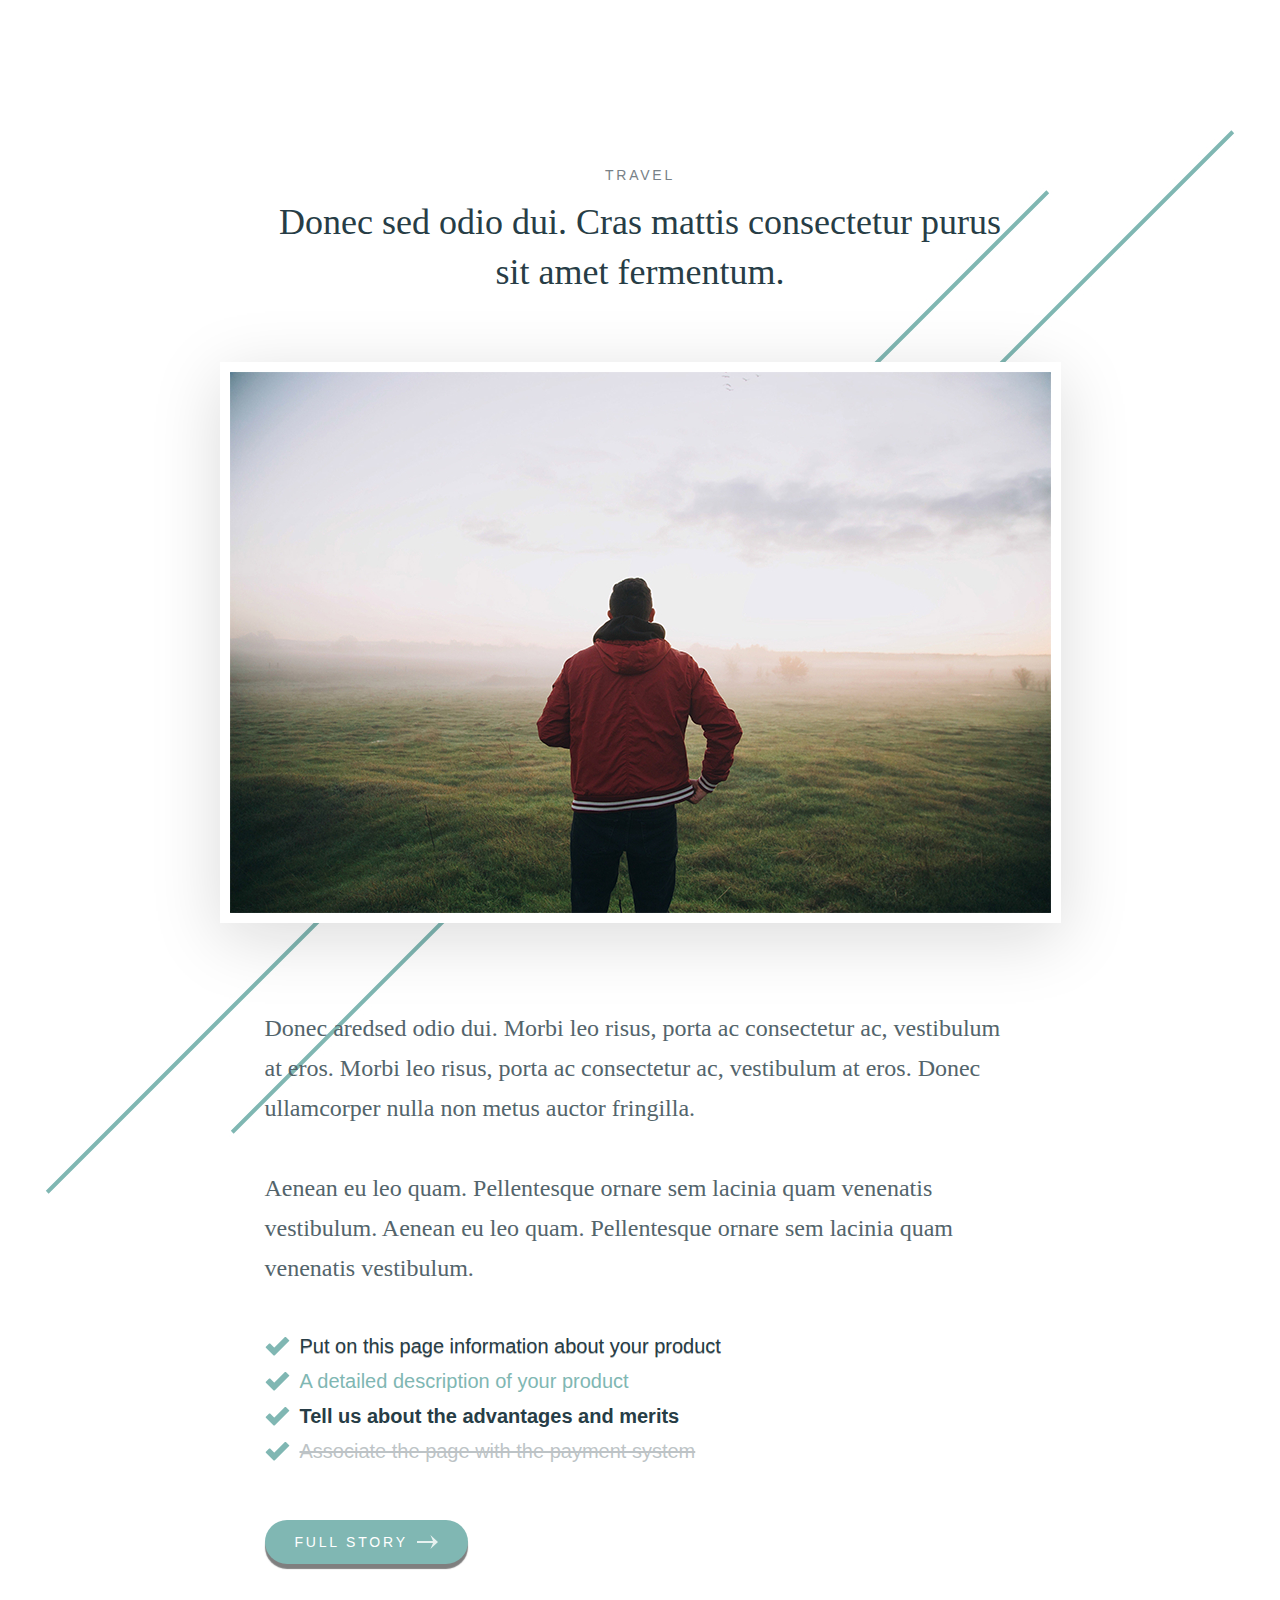
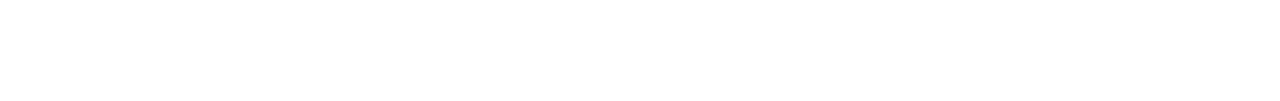
<file: travel_page/travel_page/index.html>
<!DOCTYPE html>
<html lang="ru">
<head>
    <title>My first project</title>
    <meta http-equiv="Content-type" content="text/html" ;charset="utf-8">
    <link rel="stylesheet" href="css/style.css">
</head>
<body>
	<div class="content">
		<div class="content-top">
			<div class="content-top__category">Travel</div>
			<h1 class="content-top__title">
				Donec sed odio dui. Cras mattis consectetur purus sit amet fermentum. 
			</h1>
		</div>
		<div class="content__image">
			<img src="img/light-man_copy.jpg" alt="">
		</div>
		<div class="content-bottom">
			<div class="content-bottom__text">
				<p>Donec aredsed odio dui. Morbi leo risus, porta ac consectetur ac, vestibulum at eros. Morbi leo risus, porta ac consectetur ac, vestibulum at eros. Donec ullamcorper nulla non metus auctor fringilla.</p>
				<p>Aenean eu leo quam. Pellentesque ornare sem lacinia quam venenatis vestibulum. Aenean eu leo quam. Pellentesque ornare sem lacinia quam venenatis vestibulum.</p>
			</div>
			<div class="content-bottom-info">
				<ul class="content-bottom-info-list">
					<li>Put on this page information about your product</li>
					<li>A detailed description of your product</li>
					<li>Tell us about the advantages and merits</li>
					<li><span>Associate the page with the payment system</span></li>
				</ul>
				<a target="_blank" href="https:\\google.com" class="content-bottom-info__link">
					<span>Full Story</span>
				</a>
			</div>
		</div>
	</div>
</body>
</html>
</file>
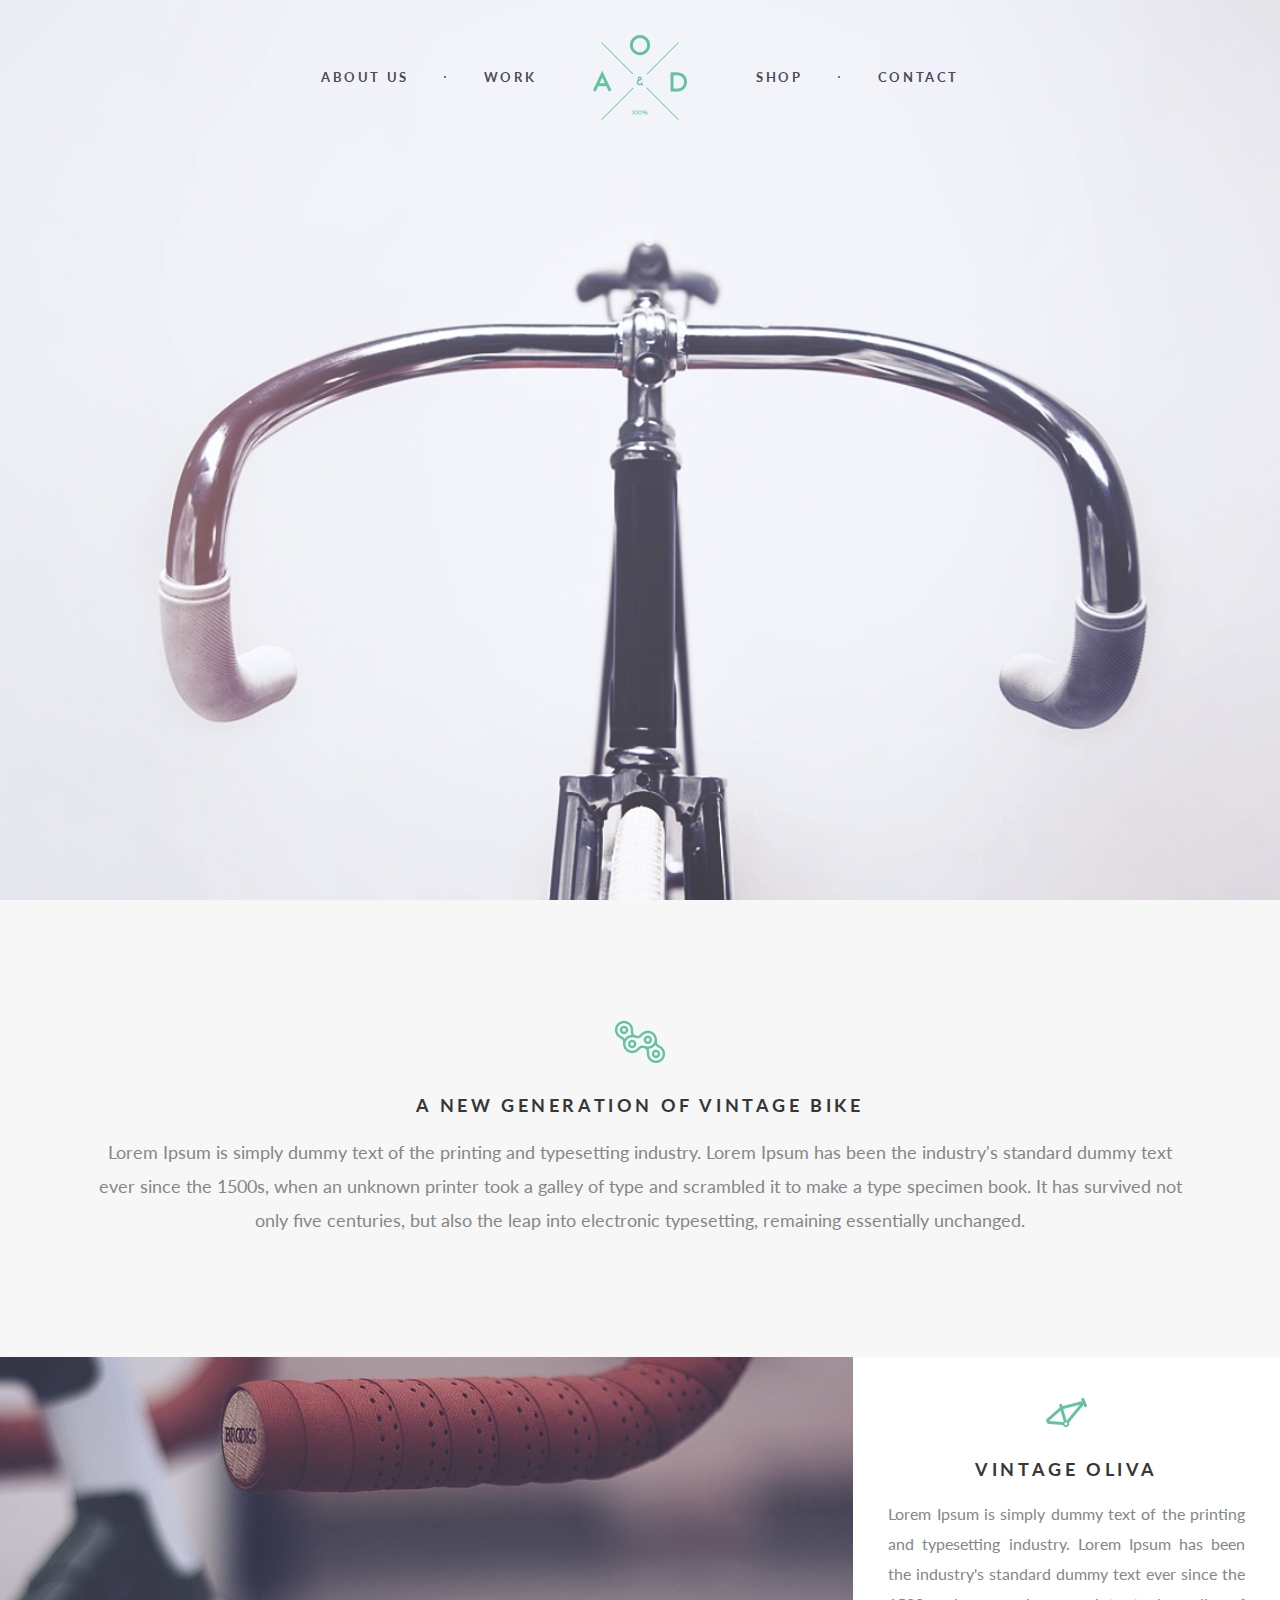
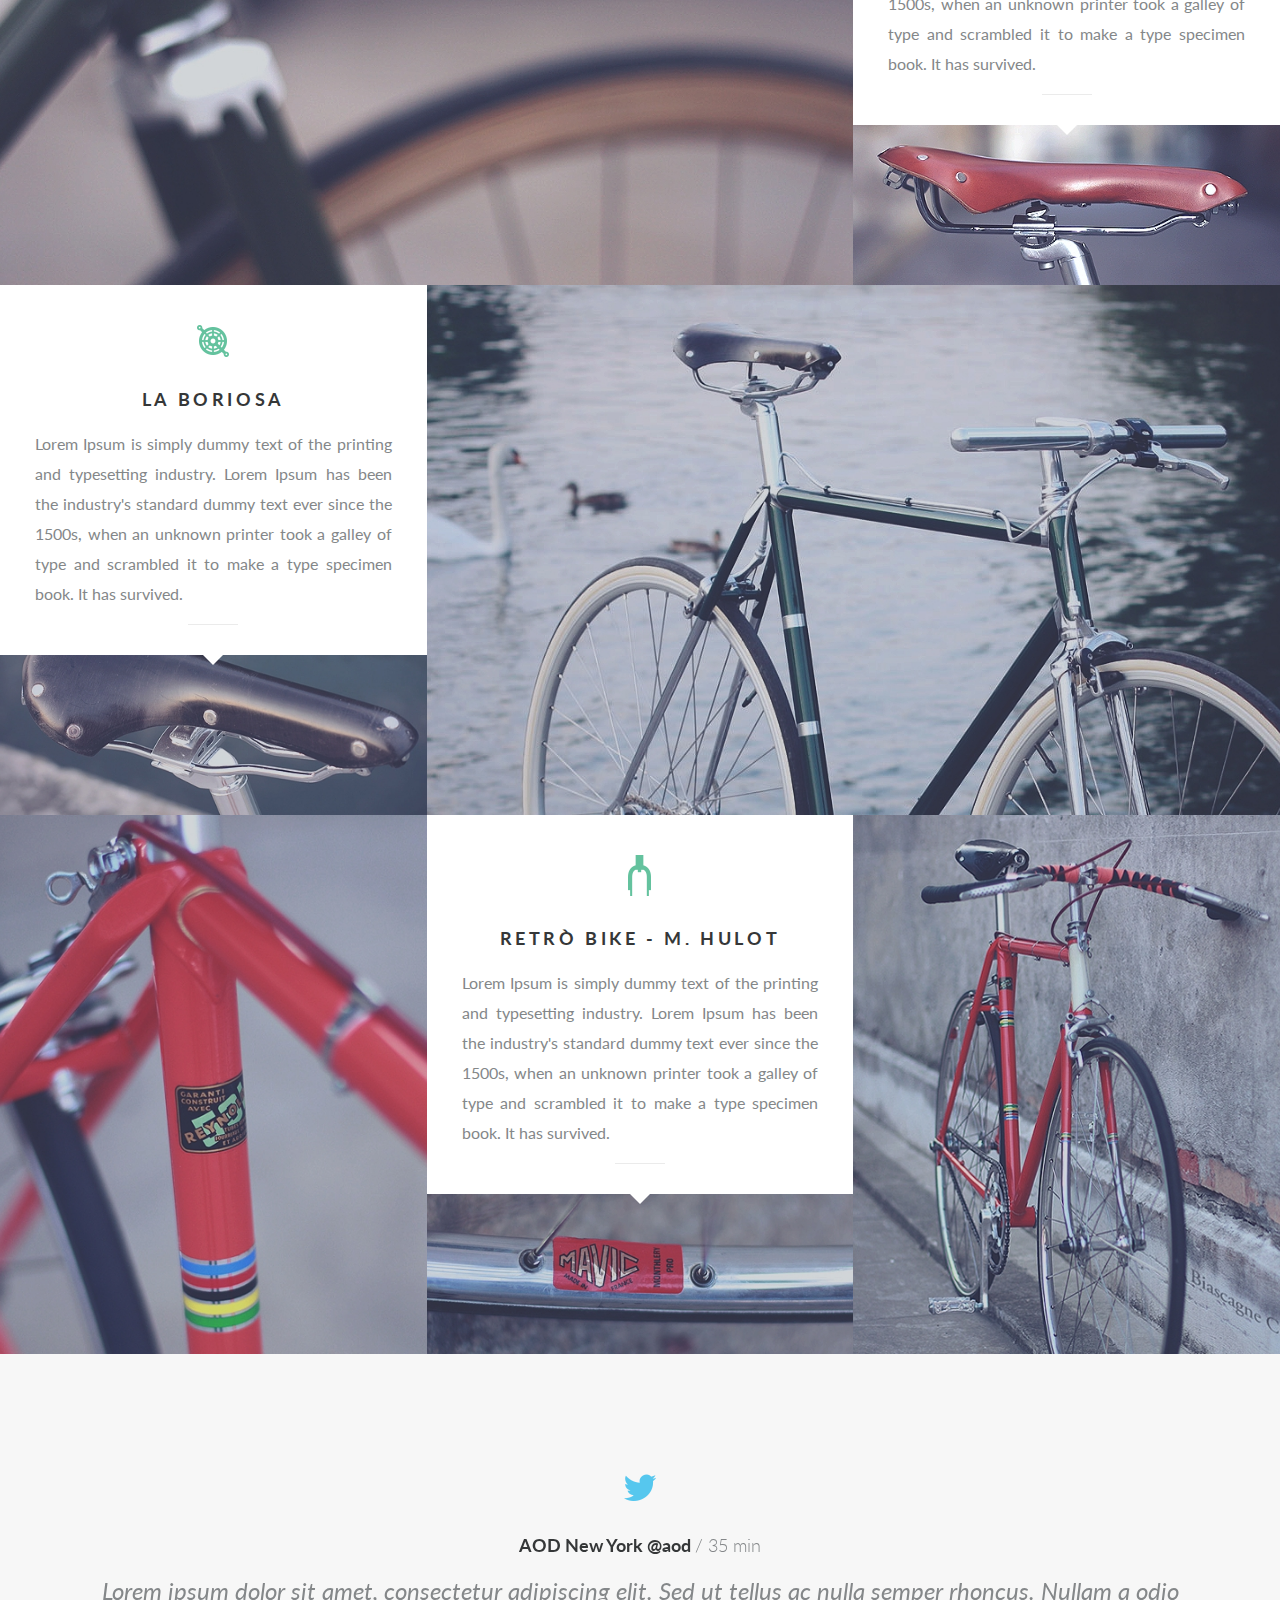
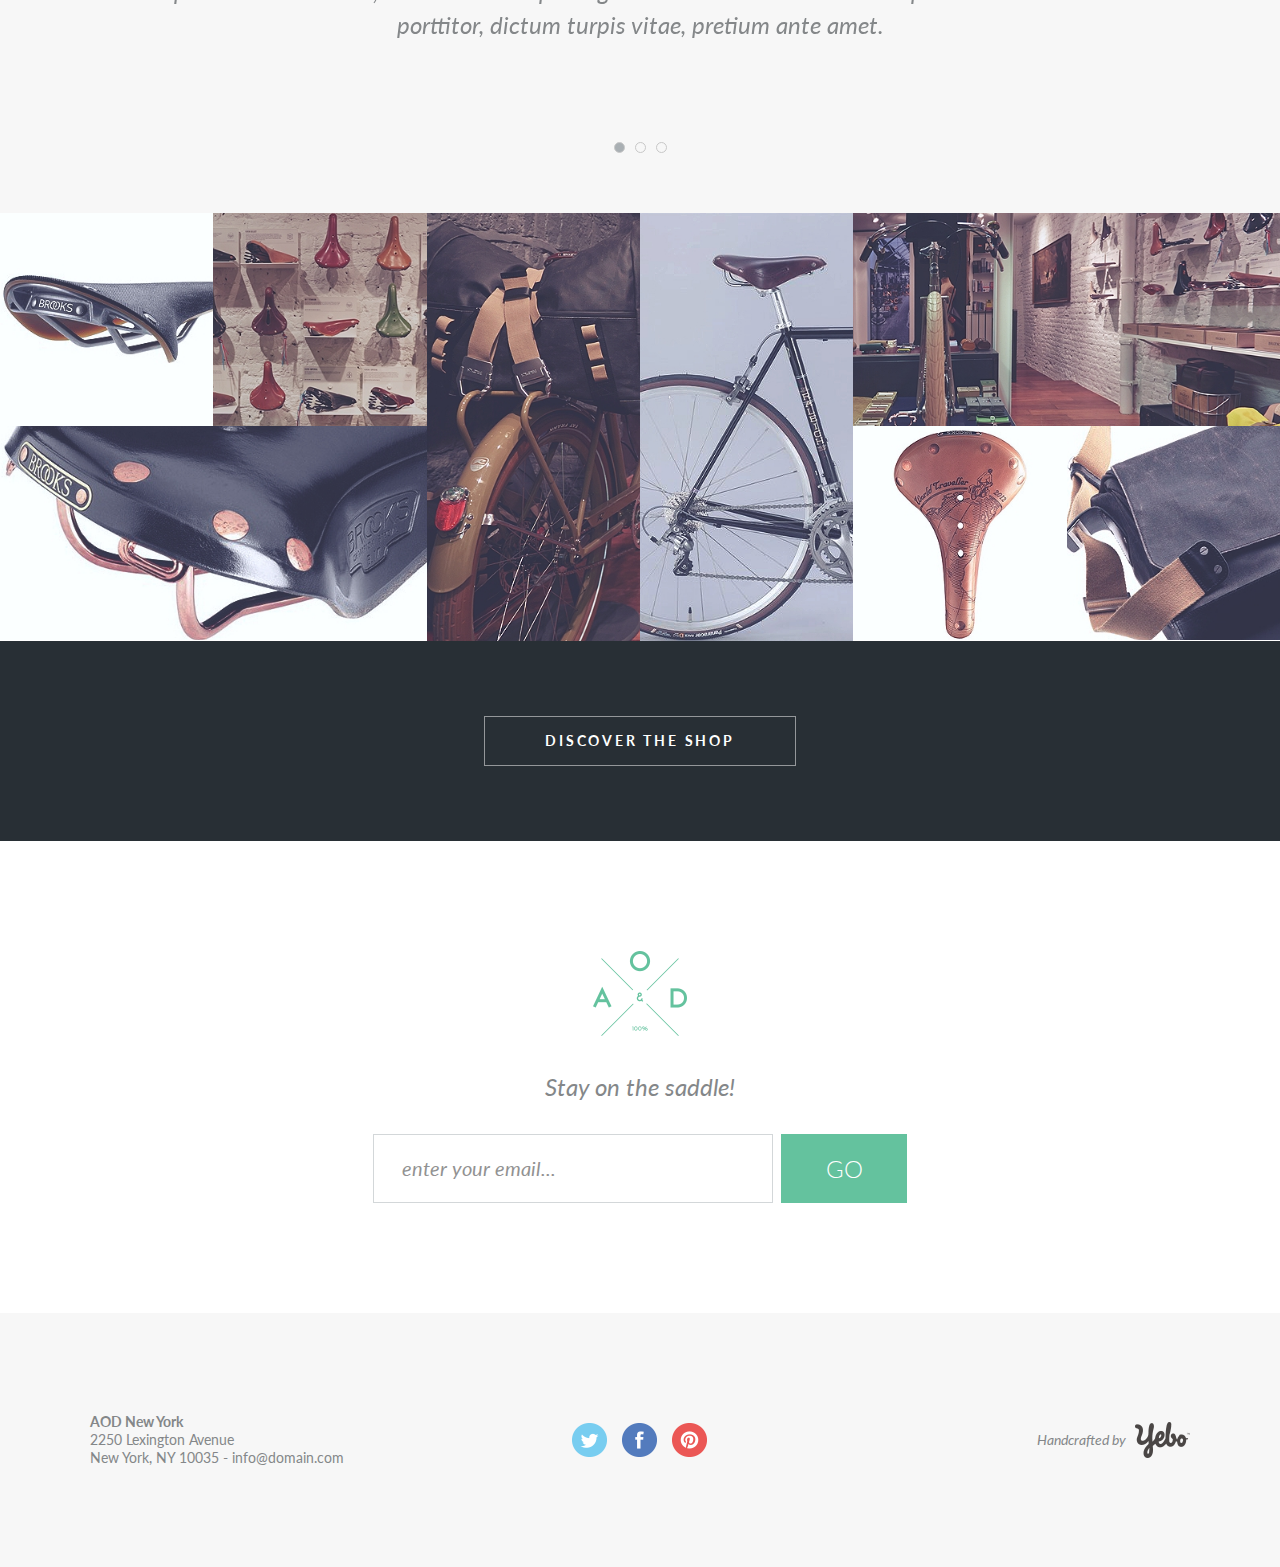
<file: YEBO_Bicycle/YEBO_Bicycle/index.html>
<!DOCTYPE html>
<html lang="ru">
<head>
	<title>AOD</title>
	<meta charset="UTF-8">
	<meta name="format-detection" content="telephone=no">
	<link rel="stylesheet" href="css/style.css">
	<meta name="viewport" content="width=device-width, initial-scale=1.0, maximum-scale=1.0, user-scalable=0">
</head>
<body>
	<div class="wrapper">
		<main class="page">
			<header class="header">
				<div class="header__row">
					<nav class="header__menu menu">
						<div class="menu__icon icon-menu">
							<span></span>
							<span></span>
							<span></span>
						</div>
						<div class="menu__body">
							<ul class="menu__list">
								<li><a href="" class="menu__link">about us</a></li>
								<li><a href="" class="menu__link">work</a></li>
								<li><a href="" class="menu__link">shop</a></li>
								<li><a href="" class="menu__link">contact</a></li>
							</ul>
						</div>
					</nav>
					<div class="header__logo"><img src="img/logo.png" alt=""></div>
				</div>
			</header>
			<div class="main-screen">
				<div class="main-screen__bg ibg">
					<img src="img/bg_main.jpg" alt="">
				</div>
			</div>
			<div class="content">
				<section class="generation">
					<div class='container'>
						<div class="generation__block block">
							<div class="block__icon"><img src="img/icons/title/01.png" alt=""></div>
							<h1 class="block__title">A NEW GENERATION OF VINTAGE BIKE</h1>
							<div class="block__text">Lorem Ipsum is simply dummy text of the printing and typesetting industry. Lorem Ipsum has been the industry's standard dummy text ever since the 1500s, when an unknown printer took a galley of type and scrambled it to make a type specimen book. It has survived not only five centuries, but also the leap into electronic typesetting, remaining essentially unchanged. </div>
						</div>
					</div>
				</section>
				<section class="brands">
					<div class="brands__row">
						<div class="brands__column brands__column_b">
							<a href="" class="brands__item item">
								<span class="item__logo">
									<img src="img/logos/01.png" alt="">
								</span>
								<span class="item__image ibg">
									<img src="img/brands/01.jpg" alt="">
								</span>
							</a>
						</div>
						<div class="brands__column">
							<div class="brands__content block">
								<div class="block__icon"><img src="img/icons/title/02.png" alt=""></div>
								<h2 class="block__title">vintage Oliva</h2>
								<div class="block__text block__text_j">Lorem Ipsum is simply dummy text of the printing and typesetting industry. Lorem Ipsum has been the industry's standard dummy text ever since the 1500s, when an unknown printer took a galley of type and scrambled it to make a type specimen book. It has survived.</div>
							</div>
							<div class="brands__image ibg">
								<img src="img/brands/02.jpg" alt="">
							</div>
						</div>
					</div>
				</section>
				<section class="brands brands_rev">
					<div class="brands__row">
						<div class="brands__column brands__column_b">
							<a href="" class="brands__item item">
								<span class="item__logo">
									<img src="img/logos/02.png" alt="">
								</span>
								<span class="item__image ibg">
									<img src="img/brands/04.jpg" alt="">
								</span>
							</a>
						</div>
						<div class="brands__column">
							<div class="brands__content block">
								<div class="block__icon"><img src="img/icons/title/03.png" alt=""></div>
								<h2 class="block__title">La Boriosa</h2>
								<div class="block__text block__text_j">Lorem Ipsum is simply dummy text of the printing and typesetting industry. Lorem Ipsum has been the industry's standard dummy text ever since the 1500s, when an unknown printer took a galley of type and scrambled it to make a type specimen book. It has survived.</div>
							</div>
							<div class="brands__image ibg">
								<img src="img/brands/03.jpg" alt="">
							</div>
						</div>
					</div>
				</section>
				<section class="brands brands_last">
					<div class="brands__row">
						<div class="brands__column">
							<a href="" class="brands__item item">
								<span class="item__logo">
									<img src="img/logos/03.png" alt="">
								</span>
								<span class="item__image ibg">
									<img src="img/brands/05.jpg" alt="">
								</span>
							</a>
						</div>
						<div class="brands__column">
							<div class="brands__content block">
								<div class="block__icon"><img src="img/icons/title/04.png" alt=""></div>
								<h2 class="block__title">retrò Bike - M. Hulot</h2>
								<div class="block__text block__text_j">Lorem Ipsum is simply dummy text of the printing and typesetting industry. Lorem Ipsum has been the industry's standard dummy text ever since the 1500s, when an unknown printer took a galley of type and scrambled it to make a type specimen book. It has survived.</div>
							</div>
							<div class="brands__image ibg">
								<img src="img/brands/06.jpg" alt="">
							</div>
						</div>
						<div class="brands__column">
							<a href="" class="brands__item item">
								<span class="item__logo">
									<img src="img/logos/03.png" alt="">
								</span>
								<span class="item__image ibg">
									<img src="img/brands/07.jpg" alt="">
								</span>
							</a>
						</div>
					</div>
				</section>
				<section class="slider">
					<div class='container'>
						<div class="slider__body">
							<div class="slider__item">
								<div class="slider__icon"><img src="img/icons/twitter.png" alt=""></div>
								<h3 class="slider__title">AOD New York @aod <span>/ 35 min</span></h3>
								<div class="slider__text">Lorem ipsum dolor sit amet, consectetur adipiscing elit. Sed ut tellus ac nulla semper rhoncus. Nullam a odio porttitor, dictum turpis vitae, pretium ante amet.</div>
							</div>
							<div class="slider__item">
								<div class="slider__icon"><img src="img/icons/twitter.png" alt=""></div>
								<h3 class="slider__title">AOD New York @aod <span>/ 35 min</span></h3>
								<div class="slider__text">Lorem ipsum dolor sit amet, consectetur adipiscing elit. Sed ut tellus ac nulla semper rhoncus. Nullam a odio porttitor, dictum turpis vitae, pretium ante amet.Lorem ipsum dolor sit amet, consectetur adipiscing elit. Sed ut tellus ac nulla semper rhoncus. Nullam a odio porttitor, dictum turpis vitae, pretium ante amet.</div>
							</div>
							<div class="slider__item">
								<div class="slider__icon"><img src="img/icons/twitter.png" alt=""></div>
								<h3 class="slider__title">AOD New York @aod <span>/ 35 min</span></h3>
								<div class="slider__text">Lorem ipsum dolor sit amet, consectetur adipiscing elit. Sed ut tellus ac nulla semper rhoncus. Nullam a odio porttitor, dictum turpis vitae, pretium ante amet.</div>
							</div>
						</div>
					</div>
				</section>
				<div class="shop">
					<div class="shop__body">
						<div class="shop__column shop__column_b">
							<div class="shop__block block-shop">
								<div class="block-shop__row">
									<div class="block-shop__column">
										<a href="" class="block-shop__item block-shop__item_l item">
											<span class="item__logo">
												<img src="img/icons/bike.png" alt="">
												<span>Shop now</span>
											</span>
											<span class="item__image ibg">
												<img src="img/shop/01.jpg" alt="">
											</span>
										</a>
									</div>
									<div class="block-shop__column">
										<a href="" class="block-shop__item block-shop__item_l item">
											<span class="item__logo">
												<img src="img/icons/bike.png" alt="">
												<span>Shop now</span>
											</span>
											<span class="item__image ibg">
												<img src="img/shop/02.jpg" alt="">
											</span>
										</a>
									</div>
								</div>
								<a href="" class="block-shop__item item">
									<span class="item__logo">
										<img src="img/icons/bike.png" alt="">
										<span>Shop now</span>
									</span>
									<span class="item__image ibg">
										<img src="img/shop/03.jpg" alt="">
									</span>
								</a>
							</div>
						</div>
						<div class="shop__column">
							<a href="" class="block-shop__item block-shop__item_b item">
								<span class="item__logo">
									<img src="img/icons/bike.png" alt="">
									<span>Shop now</span>
								</span>
								<span class="item__image ibg">
									<img src="img/shop/04.jpg" alt="">
								</span>
							</a>
						</div>
						<div class="shop__column">
							<a href="" class="block-shop__item block-shop__item_b item">
								<span class="item__logo">
									<img src="img/icons/bike.png" alt="">
									<span>Shop now</span>
								</span>
								<span class="item__image ibg">
									<img src="img/shop/06.jpg" alt="">
								</span>
							</a>
						</div>
						<div class="shop__column shop__column_b">
							<div class="shop__block block-shop">
								<a href="" class="block-shop__item item">
									<span class="item__logo">
										<img src="img/icons/bike.png" alt="">
										<span>Shop now</span>
									</span>
									<span class="item__image ibg">
										<img src="img/shop/07.jpg" alt="">
									</span>
								</a>
								<div class="block-shop__row">
									<div class="block-shop__column">
										<a href="" class="block-shop__item block-shop__item_l item">
											<span class="item__logo">
												<img src="img/icons/bike.png" alt="">
												<span>Shop now</span>
											</span>
											<span class="item__image ibg">
												<img src="img/shop/08.jpg" alt="">
											</span>
										</a>
									</div>
									<div class="block-shop__column">
										<a href="" class="block-shop__item block-shop__item_l item">
											<span class="item__logo">
												<img src="img/icons/bike.png" alt="">
												<span>Shop now</span>
											</span>
											<span class="item__image ibg">
												<img src="img/shop/09.jpg" alt="">
											</span>
										</a>
									</div>
								</div>
							</div>
						</div>
					</div>
					<div class="shop__footer">
						<div class='container'>
							<a href="" class="shop__btn">DISCOVER THE SHOP</a>
						</div>
					</div>
				</div>
				<div class="subscribe">
					<div class='container'>
						<div class="subscribe__body">
							<div class="subscribe__logo">
								<img src="img/logo.png" alt="">
							</div>
							<div class="subscribe__label">Stay on the saddle!</div>
							<form action="#" class="subscribe__form">
								<div class="subscribe__input">
									<input autocomplete="off" type="text" name="form[]" data-value="enter your email..." class="input req email">
								</div>
								<div class="subscribe__button">
									<button type="submit" class="subscribe__btn">GO</button>
								</div>
							</form>
						</div>
					</div>
				</div>
				<footer class="footer">
					<div class='container'>
						<div class="footer__row">
							<div class="footer__column">
								<div class="footer__address">
									<p>AOD New York</p>
									<p>2250 Lexington Avenue </p>
									<p>New York, NY 10035  - info@domain.com</p>
								</div>
							</div>
							<div class="footer__column">
								<div class="footer__social social">
									<a href="" class="social__link">
										<img src="img/icons/social/01.png" alt="">
									</a>
									<a href="" class="social__link">
										<img src="img/icons/social/02.png" alt="">
									</a>
									<a href="" class="social__link">
										<img src="img/icons/social/03.png" alt="">
									</a>
								</div>
							</div>
							<div class="footer__column">
								<a href="" class="footer__dev dev">
									<span class="dev__text">Handcrafted by</span>
									<span class="dev__icon">
										<img src="img/icons/dev.png" alt="">
									</span>
								</a>
							</div>
						</div>
					</div>
				</footer>
			</div>
		</main>
	</div>
	<script src="https://code.jquery.com/jquery-3.3.1.min.js"></script>
	<script src="js/vendors.js"></script>
	<script src="js/main.js"></script>
</body>
</html>
</file>
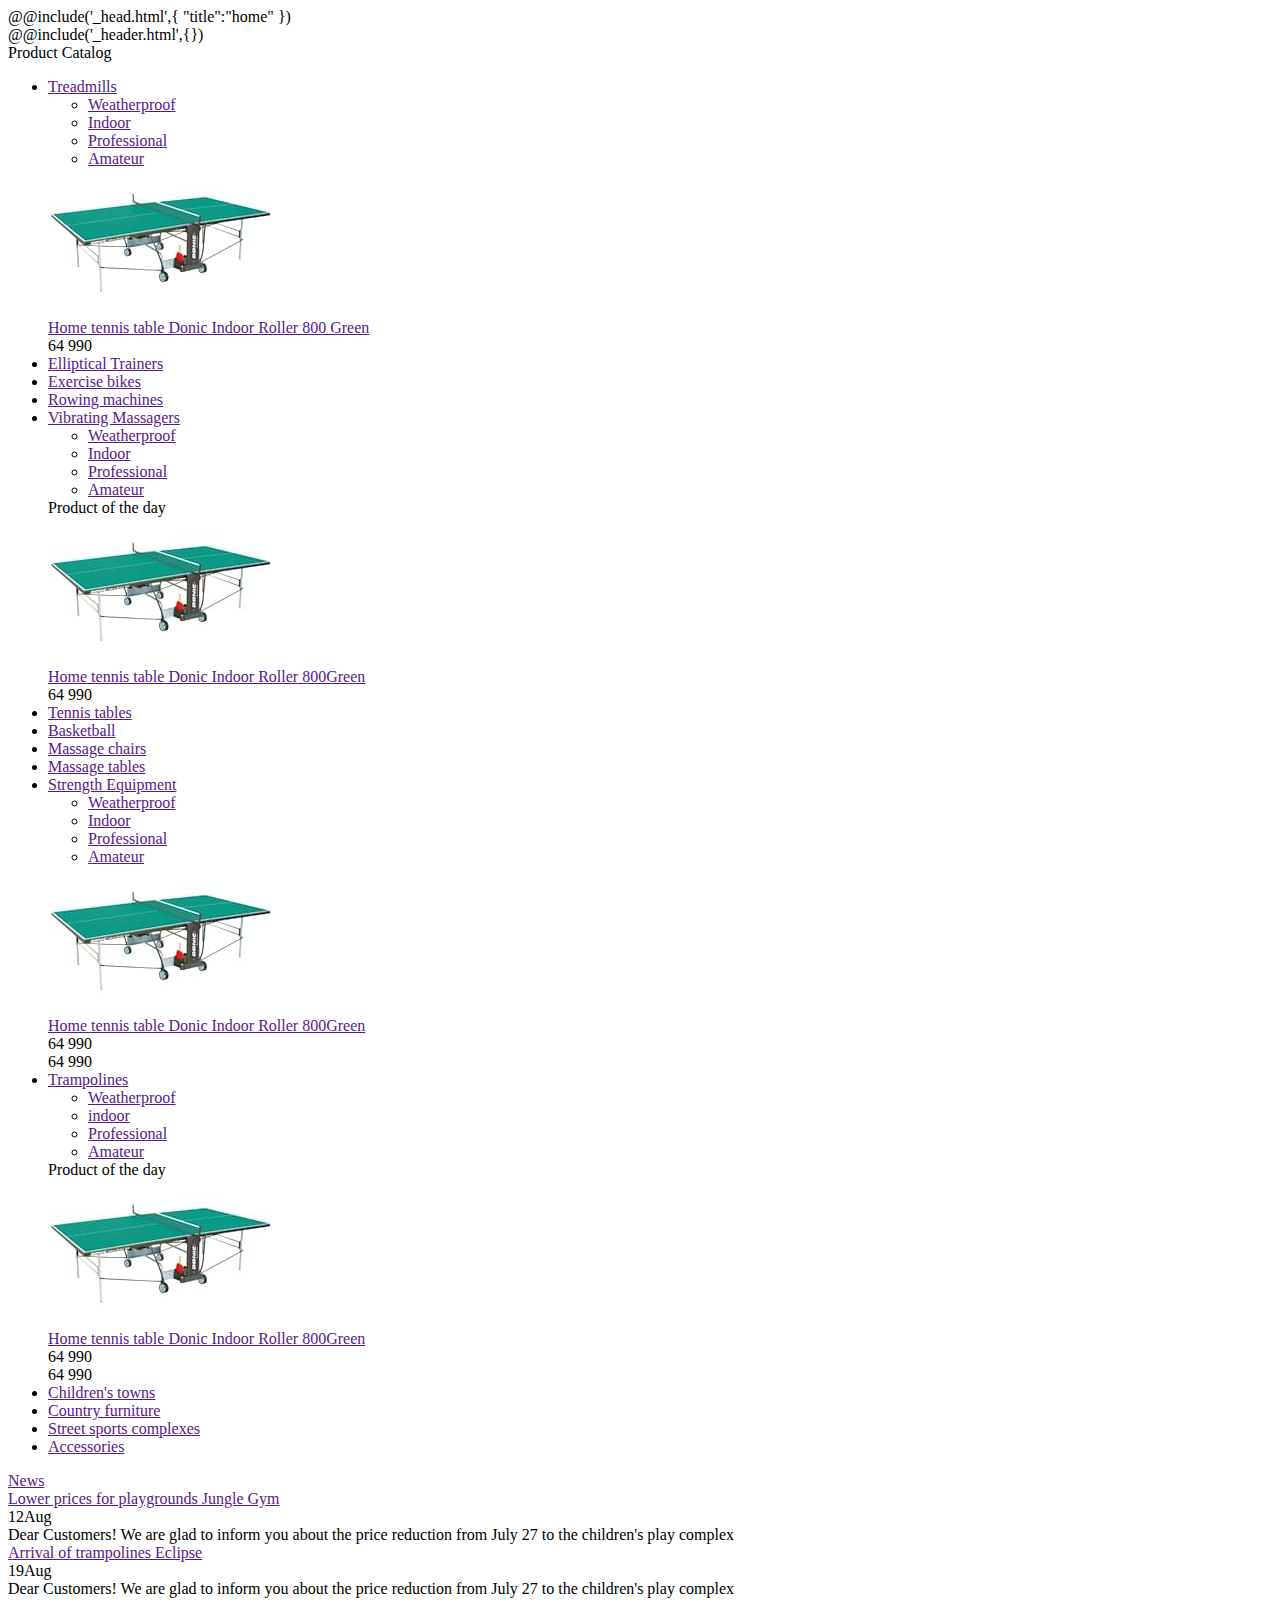
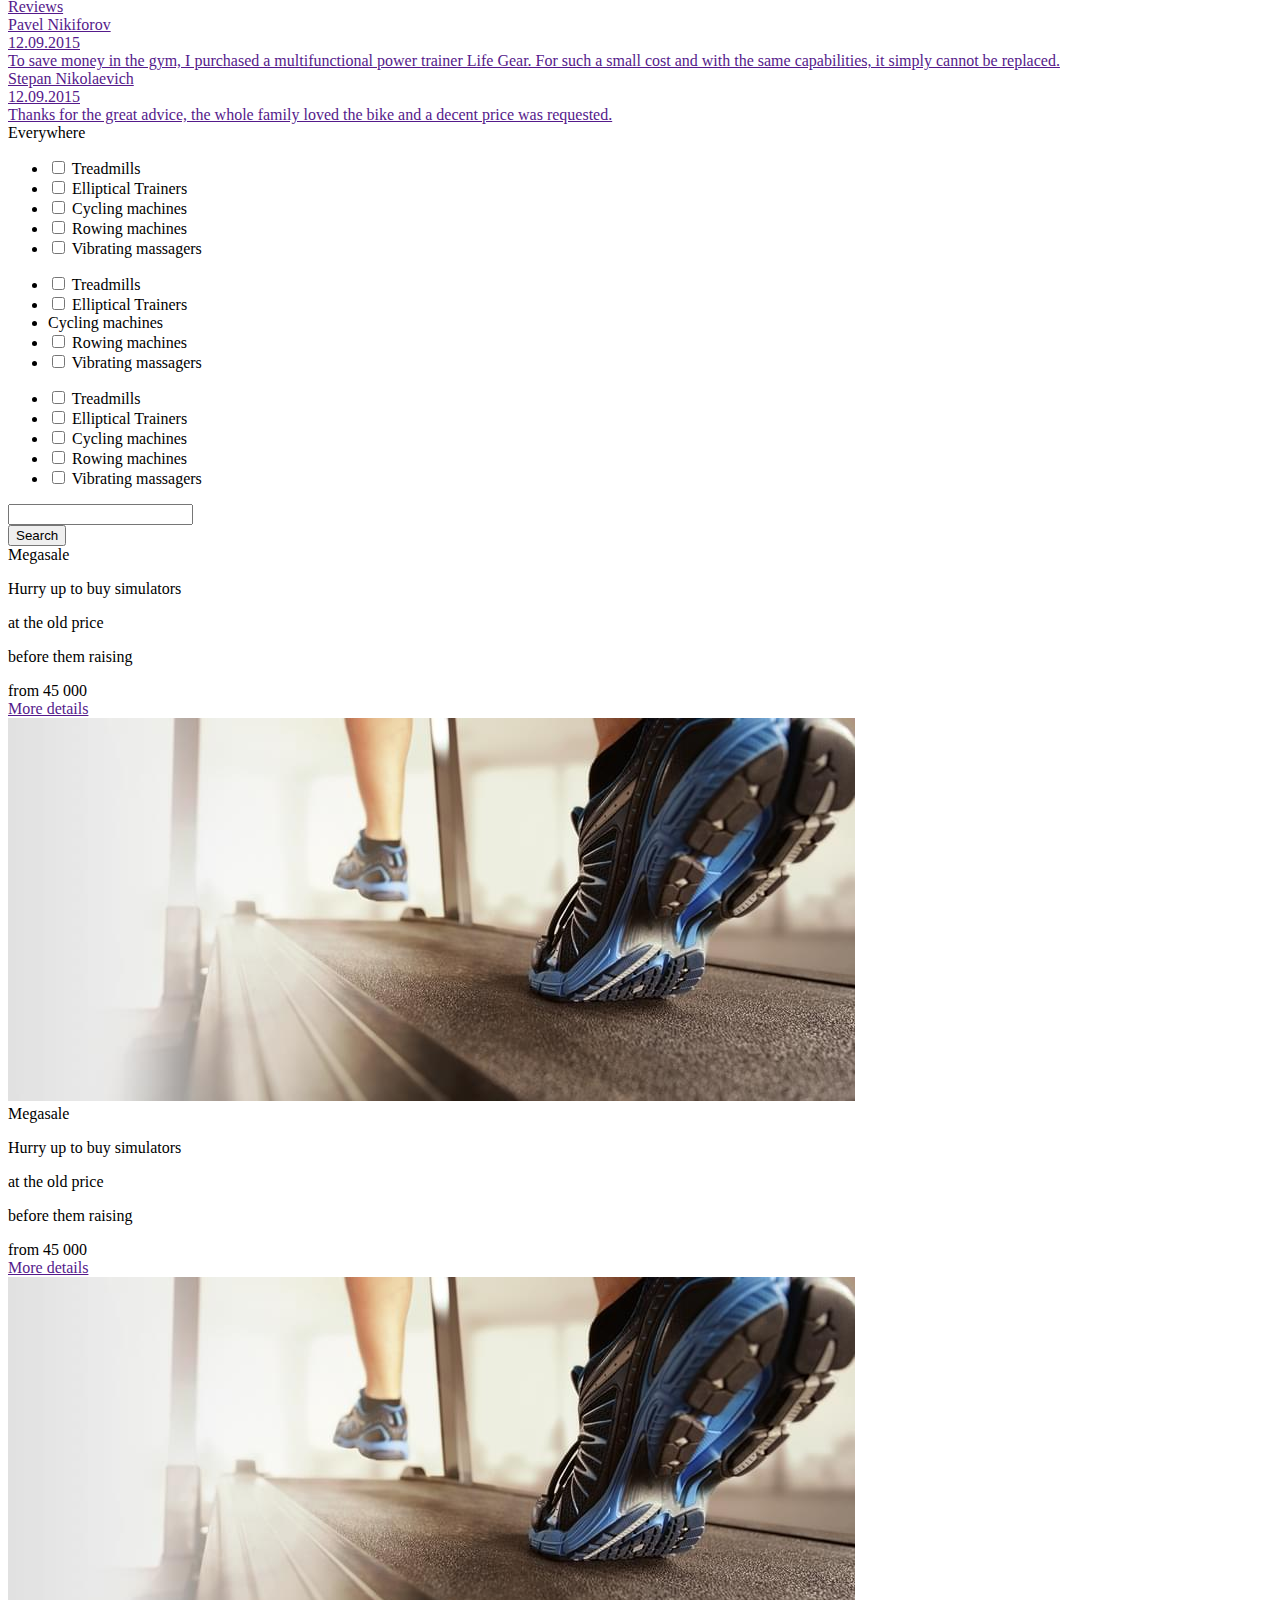
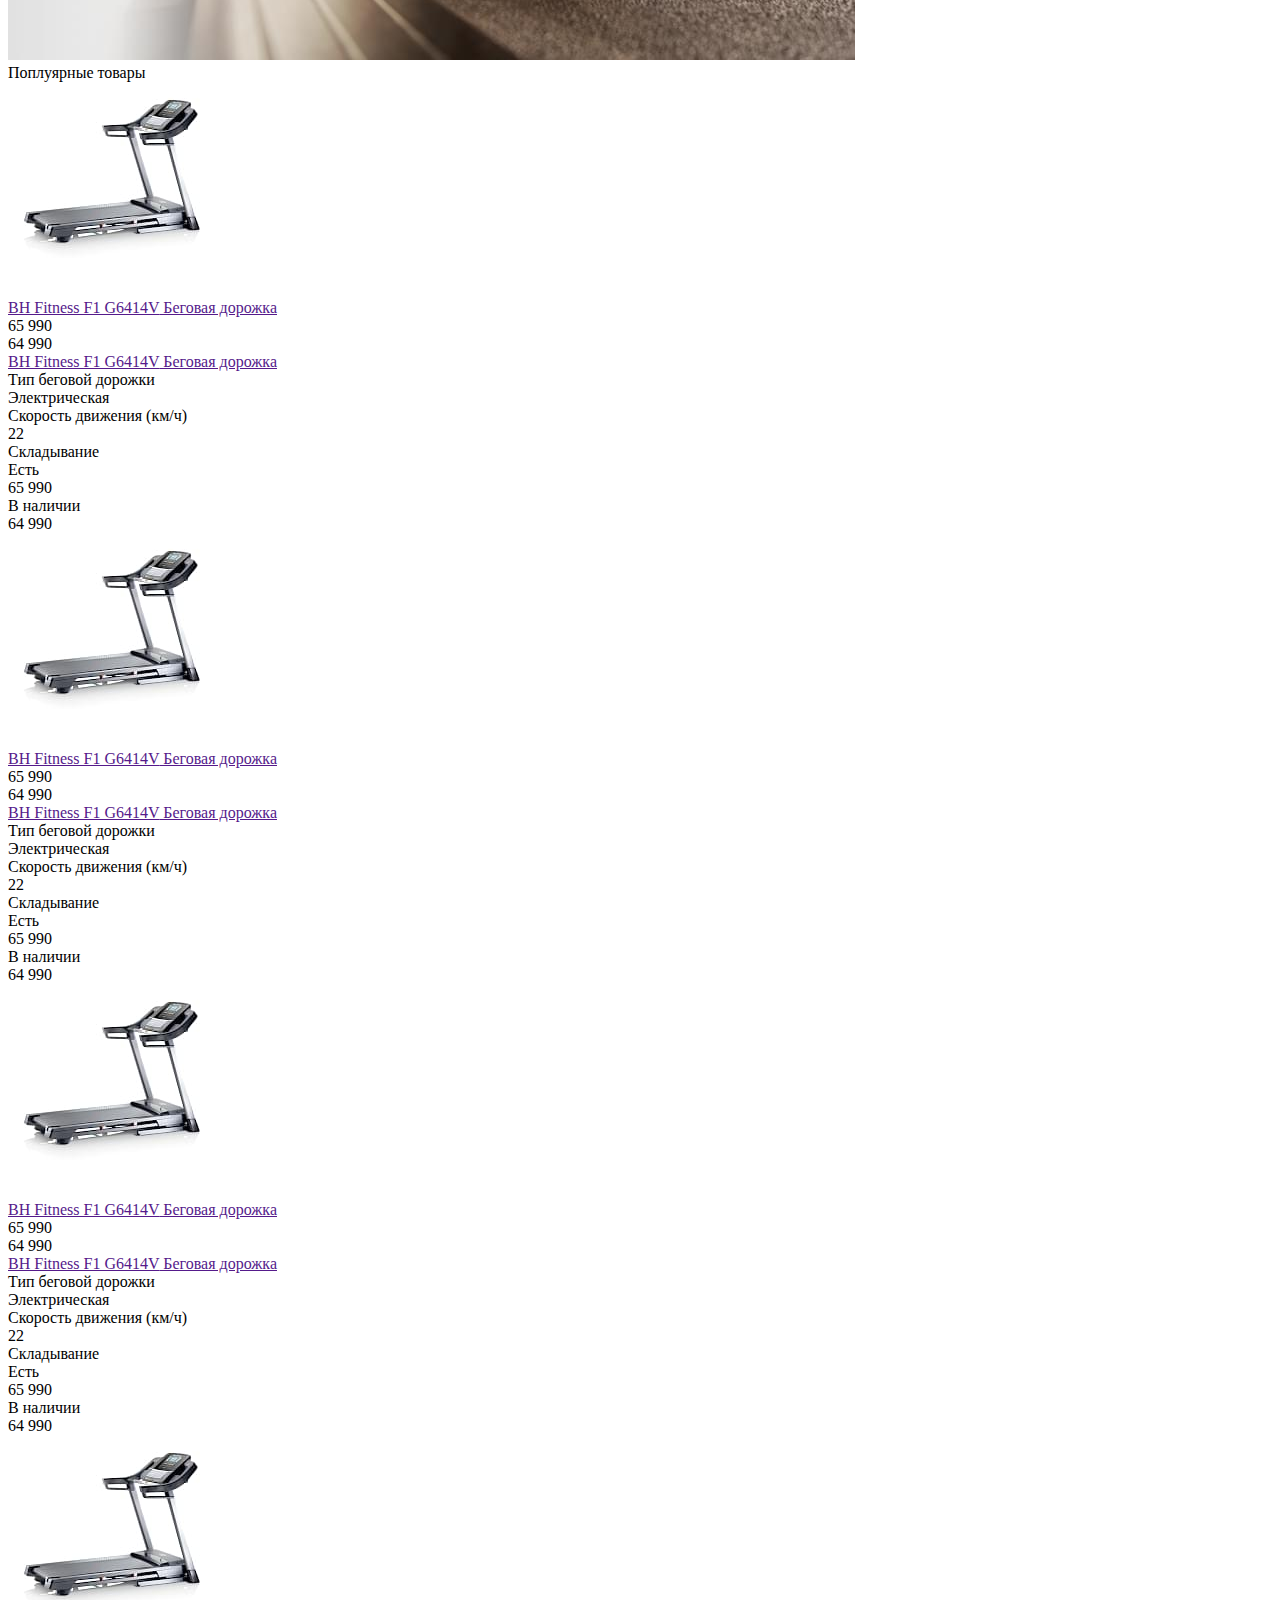
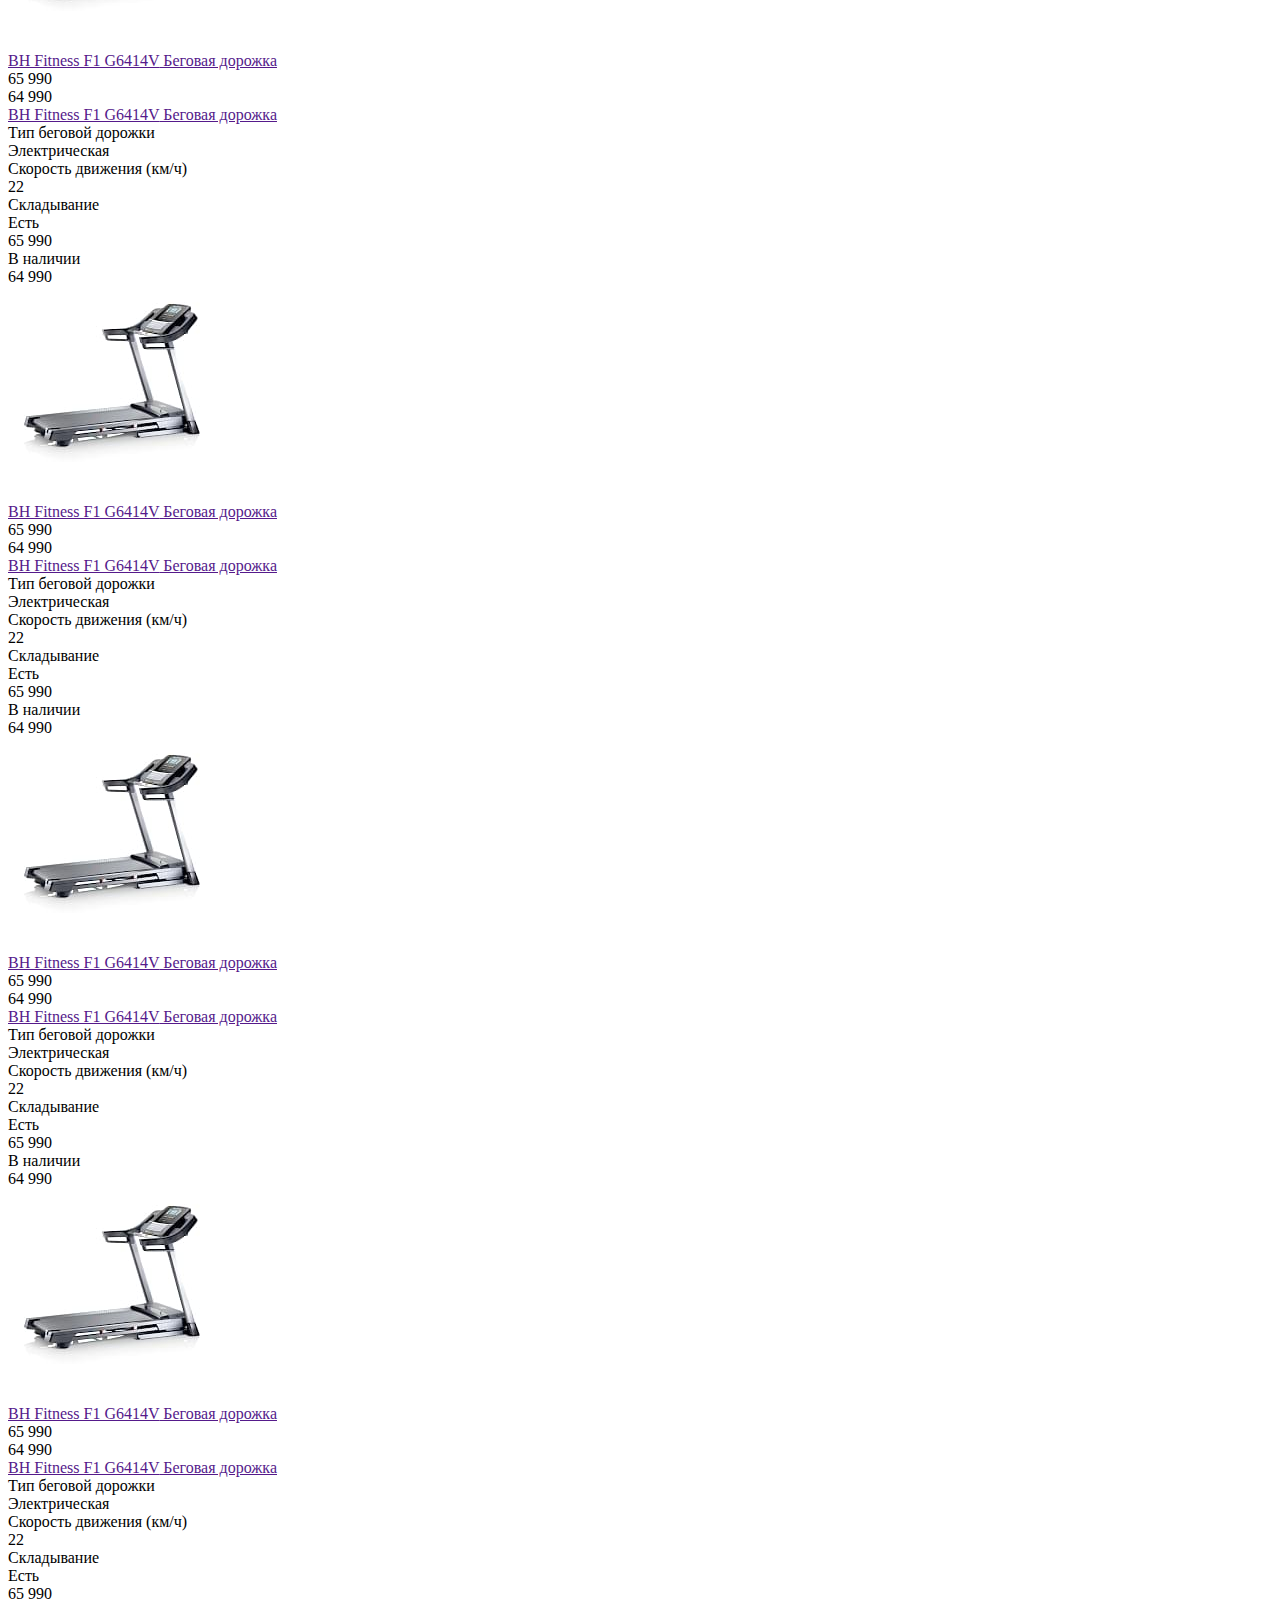
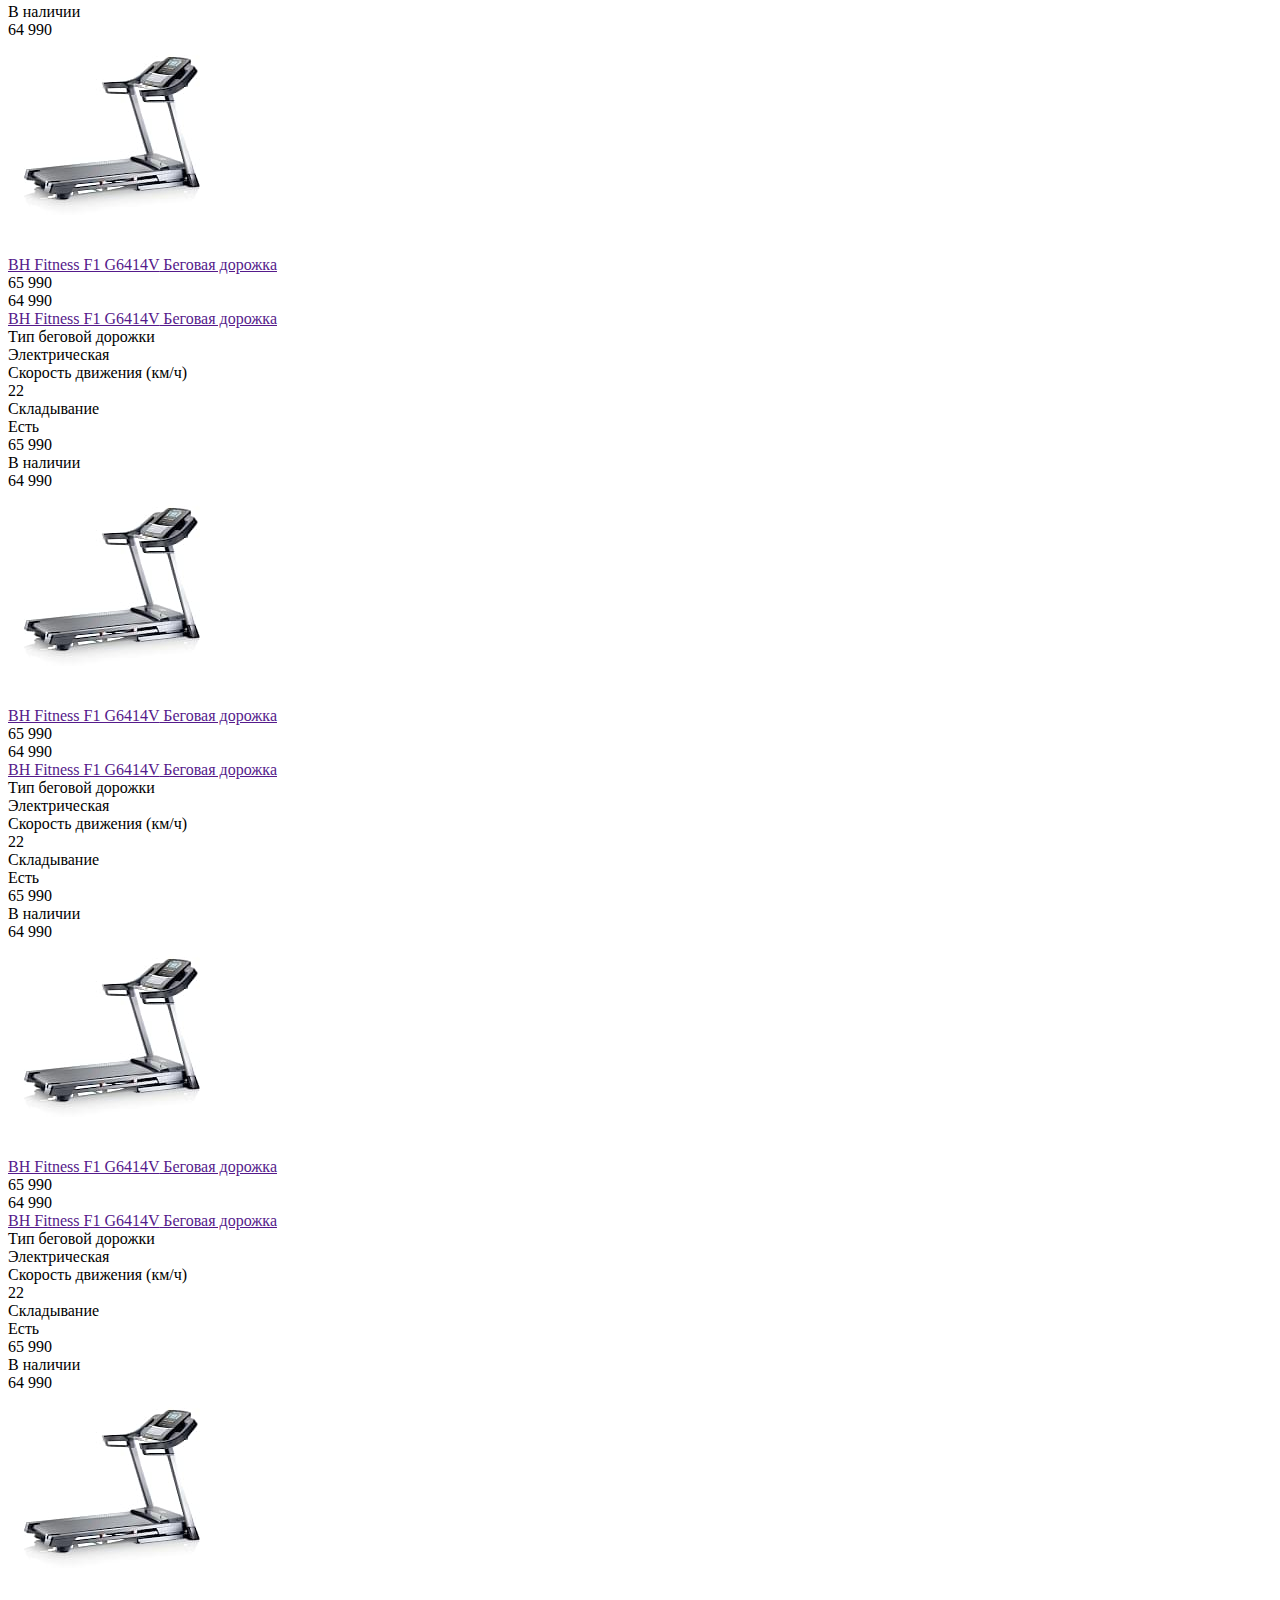
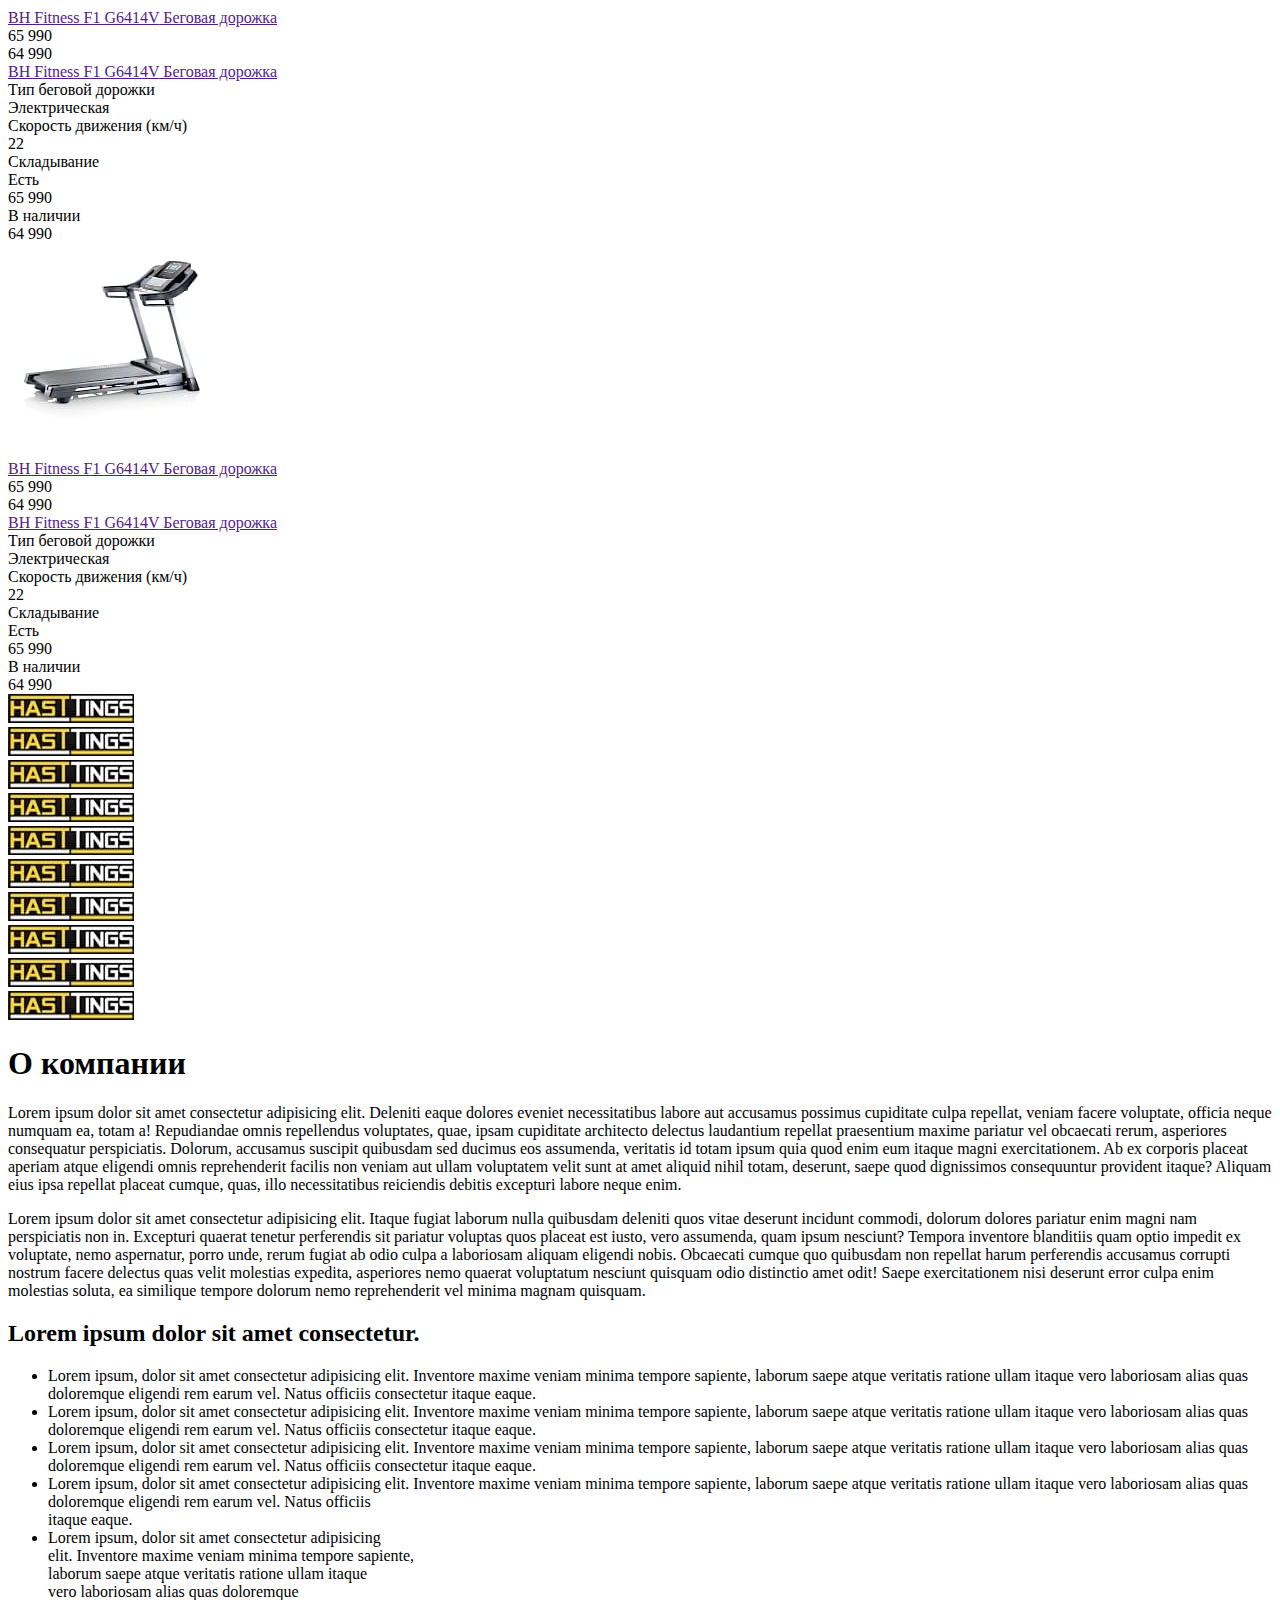
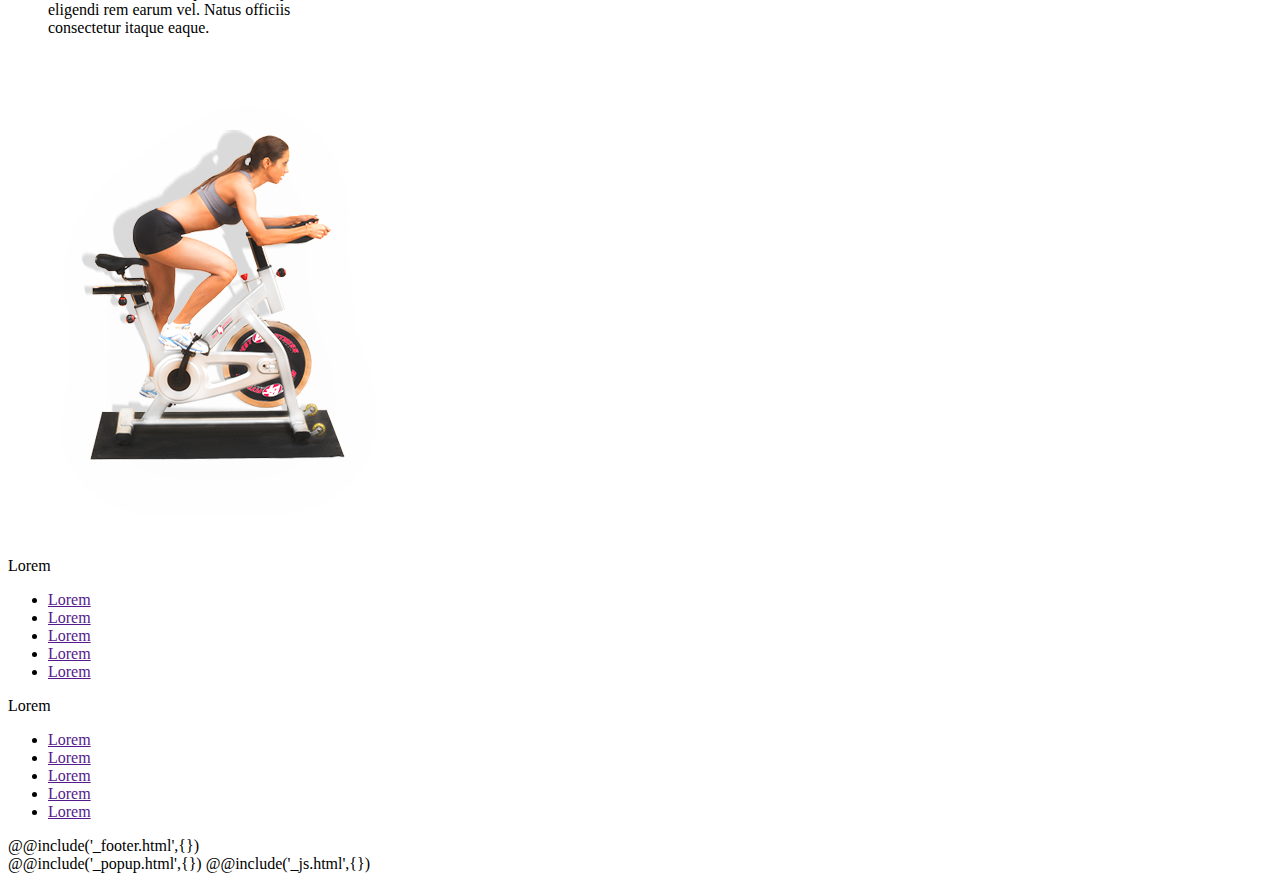
<file: logo_online_store/logo_online_store/#src/index.html>
<!DOCTYPE html>
<html lang="ru">
  @@include('_head.html',{ "title":"home" })
  <body>
    <div class="wrapper">
      @@include('_header.html',{})
      <main class="page">
        <div class="page__container _container">
          <aside class="page__side">
            <nav class="page__menu menu-page">
              <div class="menu-page__header">
                <div class="menu-page__title">Product Catalog</div>
                <div class="menu-page__burger">
                  <div class="menu-page__lines">
                    <span></span>
                    <span></span>
                    <span></span>
                  </div>
                </div>
              </div>
              <div class="menu-page__body">
                <ul class="menu-page__list">
                  <li class="menu-page__parent">
                    <a href="" class="menu-page__link">Treadmills</a>
                    <div class="menu-page__submenu submenu-page">
                      <div class="submenu-page__item">
                        <ul class="submenu-page__menu">
                          <li><a href="" class="submenu-page__link">Weatherproof</a></li>
                          <li><a href="" class="submenu-page__link"> Indoor </a></li>
                          <li><a href="" class="submenu-page__link">Professional</a></li>
                          <li><a href="" class="submenu-page__link">Amateur</a></li>
                        </ul>
                        <div class="submenu-page__product">
                          <div class="item-product">
                            <div class="item-product__labels"></div>
                            <a href="" class="item-product__image">
                              <img src="img/products/01.jpg" alt="" />
                            </a>
                            <div class="item-product__body">
                              <a href="" class="item-product__title">Home tennis table Donic Indoor Roller 800 Green</a>
                              <div class="item-product__footer">
                                <a href="" class="item-product__add"></a>
                                <div class="item-product__price rub">64 990</div>
                              </div>
                            </div>
                          </div>
                        </div>
                      </div>
                    </div>
                  </li>
                  <li><a href="" class="menu-page__link"> Elliptical Trainers </a></li>
                  <li><a href="" class="menu-page__link"> Exercise bikes </a></li>
                  <li><a href="" class="menu-page__link"> Rowing machines </a></li>
                  <li class="menu-page__parent">
                    <a href="" class="menu-page__link"> Vibrating Massagers </a>
                    <div class="menu-page__submenu submenu-page">
                      <div class="submenu-page__item">
                        <ul class="submenu-page__menu">
                          <li><a href="" class="submenu-page__link">Weatherproof</a></li>
                          <li><a href="" class="submenu-page__link">Indoor</a></li>
                          <li><a href="" class="submenu-page__link">Professional</a></li>
                          <li><a href="" class="submenu-page__link">Amateur</a></li>
                        </ul>
                        <div class="submenu-page__product">
                          <div class="item-product">
                            <div class="item-product__labels">
                              <div class="item-product__label">Product of the day</div>
                            </div>
                            <a href="" class="item-product__image">
                              <img src="img/products/01.jpg" alt="" />
                            </a>
                            <div class="item-product__body">
                              <a href="" class="item-product__title">Home tennis table Donic Indoor Roller 800Green</a>
                              <div class="item-product__footer">
                                <a href="" class="item-product__add"></a>
                                <div class="item-product__price rub">64 990</div>
                              </div>
                            </div>
                          </div>
                        </div>
                      </div>
                    </div>
                  </li>
                  <li><a href="" class="menu-page__link">Tennis tables </a></li>
                  <li><a href="" class="menu-page__link"> Basketball </a></li>
                  <li><a href="" class="menu-page__link"> Massage chairs </a></li>
                  <li><a href="" class="menu-page__link"> Massage tables </a></li>
                  <li class="menu-page__parent">
                    <a href="" class="menu-page__link"> Strength Equipment </a>
                    <div class="menu-page__submenu submenu-page">
                      <div class="submenu-page__item">
                        <ul class="submenu-page__menu">
                          <li><a href="" class="submenu-page__link">Weatherproof</a></li>
                          <li><a href="" class="submenu-page__link">Indoor</a></li>
                          <li><a href="" class="submenu-page__link">Professional</a></li>
                          <li><a href="" class="submenu-page__link">Amateur</a></li>
                        </ul>
                        <div class="submenu-page__product">
                          <div class="item-product">
                            <div class="item-product__labels"></div>
                            <a href="" class="item-product__image">
                              <img src="img/products/01.jpg" alt="" />
                            </a>
                            <div class="item-product__body">
                              <a href="" class="item-product__title">Home tennis table Donic Indoor Roller 800Green</a>
                              <div class="item-product__footer">
                                <div class="item-product__old-price rub">64 990</div>
                                <a href="" class="item-product__add"></a>
                                <div class="item-product__price rub">64 990</div>
                              </div>
                            </div>
                          </div>
                        </div>
                      </div>
                    </div>
                  </li>
                  <li class="menu-page__parent">
                    <a href="" class="menu-page__link">Trampolines</a>
                    <div class="menu-page__submenu submenu-page">
                      <div class="submenu-page__item">
                        <ul class="submenu-page__menu">
                          <li><a href="" class="submenu-page__link">Weatherproof</a></li>
                          <li><a href="" class="submenu-page__link">indoor</a></li>
                          <li><a href="" class="submenu-page__link">Professional</a></li>
                          <li><a href="" class="submenu-page__link">Amateur</a></li>
                        </ul>
                        <div class="submenu-page__product">
                          <div class="item-product">
                            <div class="item-product__labels">
                              <div class="item-product__label">Product of the day</div>
                            </div>
                            <a href="" class="item-product__image">
                              <img src="img/products/01.jpg" alt="" />
                            </a>
                            <div class="item-product__body">
                              <a href="" class="item-product__title">Home tennis table Donic Indoor Roller 800Green</a>
                              <div class="item-product__footer">
                                <div class="item-product__old-price rub">64 990</div>
                                <a href="" class="item-product__add"></a>
                                <div class="item-product__price rub">64 990</div>
                              </div>
                            </div>
                          </div>
                        </div>
                      </div>
                    </div>
                  </li>
                  <li><a href="" class="menu-page__link">Children's towns</a></li>
                  <li><a href="" class="menu-page__link">Country furniture</a></li>
                  <li><a href="" class="menu-page__link">Street sports complexes</a></li>
                  <li><a href="" class="menu-page__link">Accessories</a></li>
                </ul>
              </div>
            </nav>
            <div data-da="page__content,last, 992" class="page__content-side">
              <div class="page__news-side news-side">
                <a href="" class="news-side__title side-title">News</a>
                <div class="news-side__items">
                  <div class="news-side__item">
                    <a href="" class="news-side__label">Lower prices for playgrounds Jungle Gym</a>
                    <div class="news-side__body">
                      <div class="news-side__data"><span>12</span>Aug</div>
                      <div class="news-side__text">
                        Dear Customers! We are glad to inform you about the price reduction
                        from July 27 to the children's play complex</div>
                    </div>
                  </div>
                  <div class="news-side__item">
                    <a href="" class="news-side__label">Arrival of trampolines Eclipse</a>
                    <div class="news-side__body">
                      <div class="news-side__data"><span>19</span>Aug</div>
                      <div class="news-side__text">
                        Dear Customers! We are glad to inform you about the price reduction
                        from July 27 to the children's play complex</div>
                    </div>
                  </div>
                </div>
              </div>
              <div class="page__reviews-side reviews-side">
                <a href="" class="reviews-side__title side-title">Reviews</a>
                <div class="reviews-side__items">
                  <a  href="" class="reviews-side__item">
                    <div class="reviews-side__header">
                      <div class="reviews-side__user">Pavel Nikiforov</div>
                      <div class="reviews-side__data">12.09.2015</div>
                    </div>
                    <div class="reviews-side__body">
                      To save money in the gym, I purchased a multifunctional
                      power trainer Life Gear. For such a small cost
                      and with the same capabilities, it simply cannot be replaced.
                    </div>
                  </a>
                  <a  href="" class="reviews-side__item">
                    <div class="reviews-side__header">
                      <div class="reviews-side__user">Stepan Nikolaevich</div>
                      <div class="reviews-side__data">12.09.2015</div>
                    </div>
                    <div class="reviews-side__body">
                      Thanks for the great advice, the whole family loved the bike
                      and a decent price was requested.
                    </div>
                  </a>
                </div>
              </div>
            </div>
          </aside>
          <div class="page__content">
            <form action="#" class="page__search search-page">
              <div class="search-page__select">
                <div class="search-page__title">
                  <span>Everywhere</span><span data-text="Selected:" class="search-page__quantity"></span>
                </div>
                <div class="search-page__categories categories-search">
                  <div class="categories-search__row">
                    <div class="categories-search__column">
                      <ul class="categories-search__list">
                        <li>
                          <label class="categories-search__checkbox checkbox">
                            <input
                              data-error="Ошибка" class="checkbox__input" type="checkbox"/>
                            <span class="checkbox__text"><span>Treadmills</span></span>
                          </label>
                        </li>
                        <li>
                          <label class="categories-search__checkbox checkbox">
                            <input data-error="Ошибка"class="checkbox__input" type="checkbox"/>
                            <span class="checkbox__text"><span>Elliptical Trainers</span></span>
                          </label>
                        </li>
                        <li>
                          <label class="categories-search__checkbox checkbox">
                            <input data-error="Ошибка"class="checkbox__input"type="checkbox"/>
                            <span class="checkbox__text"><span>Cycling machines</span></span>
                          </label>
                        </li>
                        <li>
                          <label class="categories-search__checkbox checkbox">
                            <input
                              data-error="Ошибка"
                              class="checkbox__input"type="checkbox"/>
                            <span class="checkbox__text"><span>Rowing machines</span></span>
                          </label>
                        </li>
                        <li>
                          <label class="categories-search__checkbox checkbox">
                            <input
                              data-error="Ошибка" class="checkbox__input" type="checkbox"/>
                            <span class="checkbox__text"><span>Vibrating massagers</span></span>
                          </label>
                        </li>
                      </ul>
                    </div>
                    <div class="categories-search__column">
                      <ul class="categories-search__list">
                        <li>
                          <label class="categories-search__checkbox checkbox">
                            <input
                              data-error="Ошибка" class="checkbox__input" type="checkbox"/>
                            <span class="checkbox__text"><span>Treadmills</span></span>
                          </label>
                        </li>
                        <li>
                          <label class="categories-search__checkbox checkbox">
                            <input data-error="Ошибка" class="checkbox__input" type="checkbox"/>
                            <span class="checkbox__text"><span>Elliptical Trainers</span></span>
                          </label>
                        </li>
                        <li>
                          <label class="categories-search__checkbox checkbox">
                            <inputdata-error="Ошибка" class="checkbox__input" type="checkbox"/>
                            <span class="checkbox__text"><span>Cycling machines</span></span>
                          </label>
                        </li>
                        <li>
                          <label class="categories-search__checkbox checkbox">
                            <input data-error="Ошибка" class="checkbox__input" type="checkbox"/>
                            <span class="checkbox__text"><span>Rowing machines</span></span>
                          </label>
                        </li>
                        <li>
                          <label class="categories-search__checkbox checkbox">
                            <input data-error="Ошибка" class="checkbox__input" type="checkbox"/>
                            <span class="checkbox__text"><span>Vibrating massagers</span></span>
                          </label>
                        </li>
                      </ul>
                    </div>
                    <div class="categories-search__column">
                      <ul class="categories-search__list">
                        <li>
                          <label class="categories-search__checkbox checkbox">
                            <input data-error="Ошибка" class="checkbox__input" type="checkbox" />
                            <span class="checkbox__text"><span>Treadmills</span></span>
                          </label>
                        </li>
                        <li>
                          <label class="categories-search__checkbox checkbox">
                            <input data-error="Ошибка" class="checkbox__input" type="checkbox"/>
                            <span class="checkbox__text"><span>Elliptical Trainers</span></span>
                          </label>
                        </li>
                        <li>
                          <label class="categories-search__checkbox checkbox">
                            <input
                              data-error="Ошибка" class="checkbox__input" type="checkbox"/>
                            <span class="checkbox__text"></span><span>Cycling machines</span></span>
                          </label>
                        </li>
                        <li>
                          <label class="categories-search__checkbox checkbox">
                            <input data-error="Ошибка" class="checkbox__input" type="checkbox"/>
                            <span class="checkbox__text"><span>Rowing machines</span></span>
                          </label>
                        </li>
                        <li>
                          <label class="categories-search__checkbox checkbox">
                            <input data-error="Ошибка" class="checkbox__input" type="checkbox"/>
                            <span class="checkbox__text"><span>Vibrating massagers</span></span>
                          </label>
                        </li>
                      </ul>
                    </div>
                  </div>
                </div>
              </div>
              <div class="search-page__input">
                <input type="text" class="input" />
              </div>
              <button class="search-page__btn btn">Search</button>
            </form>
            <div class="page__slider mainslider">
              <div class="mainslider__body _swiper">
                <div class="mainslider__slide">
                  <div class="mainslider__content content-mainslider">
                    <div class="content-mainslider__title"><span>Mega</span>sale</div>
                    <div class="content-mainslider__text text-mainslider">
                      <p><span class="text-mainslider__text-1">Hurry up to buy</span> simulators</p>
                      <p><span class="text-mainslider__text-2">at the old price</span></p>
                      <p>before them <span class="text-mainslider__text-3">raising</span></p>
                    </div>
                    <div class="content-mainslider__footer">
                      <div class="content-mainslider__price rub">from 45 000</div>
                      <a href="" class="content-mainslider__button"><span>More details</span></a>
                    </div>
                  </div>
                  <div class="mainslider__image _ibg">
                    <img src="img/mainslider/01.jpg" alt="">
                  </div>
                </div>
                <div class="mainslider__slide">
                  <div class="mainslider__content content-mainslider">
                    <div class="content-mainslider__title"><span>Mega</span>sale</div>
                    <div class="content-mainslider__text text-mainslider">
                      <p><span class="text-mainslider__text-1">Hurry up to buy</span> simulators</p>
                      <p><span class="text-mainslider__text-2">at the old price</span></p>
                      <p>before them <span class="text-mainslider__text-3">raising</span></p>
                    </div>
                    <div class="content-mainslider__footer">
                      <div class="content-mainslider__price rub">from 45 000</div>
                      <a href="" class="content-mainslider__button"><span>More details</span></a>
                    </div>
                  </div>
                  <div class="mainslider__image _ibg">
                    <img src="img/mainslider/01.jpg" alt="">
                  </div>
                </div>
              </div>
              <div class="mainslider__dots"></div>
            </div>

            <div class="page__products products-slider">
              <div class="products-slider__header">
                <div class="products-slider__title">Поплуярные товары</div>
                <div class="products-slider__control">
                  <div class="products-slider__arrow products-slider__arrow_prev _arrow _arrow_prev"></div>
                  <div class="products-slider__info"></div>
                  <div class="products-slider__arrow products-slider__arrow_next _arrow _arrow_next"></div>
                </div>
              </div>
              <div class="products-slider__item _swiper">
                <div class="products-slider__slide">
                  <div class="products-slider__items items-products">
                    <div class="items-products__column">
                      <div class="item-product">
                        <div class="item-product__labels"></div>
                        <a href="" class="item-product__image">
                          <img src="img/products/02.jpg" alt="" />
                        </a>
                        <div class="item-product__body">
                          <a href="" class="item-product__title">
                            <span>BH Fitness F1 G6414V</span>
                            Беговая дорожка
                          </a>
                          <div class="item-product__footer">
                            <div class="item-product__old-price rub">65 990</div>
                            <a href="" class="item-product__add"></a>
                            <div class="item-product__price rub">64 990</div>
                          </div>
                        </div>
                        <div class="item-product__hover hover-item-product">
                          <a href="" class="hover-item-product__title">
                            <span>BH Fitness F1 G6414V</span>
                            Беговая дорожка
                          </a>
                          <div class="hover-item-product__options options-item-product">
                            <div class="options-item-product__item">
                              <div class="options-item-product__label">Тип беговой дорожки</div>
                              <div class="options-item-product__value">Электрическая</div>
                            </div>

                            <div class="options-item-product__item">
                              <div class="options-item-product__label">Скорость движения (км/ч)</div>
                              <div class="options-item-product__value">22</div>
                            </div>

                            <div class="options-item-product__item">
                              <div class="options-item-product__label">Складывание</div>
                              <div class="options-item-product__value">Есть</div>
                            </div>
                          </div>
                          <div class="hover-item-product__body">
                          <a href="" class="hover-item-product__cart"></a>
                        </div>
                          <div class="hover-item-product__footer">
                            <div class="hover-item-product__old-price rub">65 990</div>
                            <div class="hover-item-product__stock">В наличии</div>
                            <div class="hover-item-product__price rub">64 990</div>
                          </div>
                        </div>
                      </div>
                    </div>
                    <div class="items-products__column">
                      <div class="item-product">
                        <div class="item-product__labels"></div>
                        <a href="" class="item-product__image">
                          <img src="img/products/02.jpg" alt="" />
                        </a>
                        <div class="item-product__body">
                          <a href="" class="item-product__title">
                            <span>BH Fitness F1 G6414V</span>
                            Беговая дорожка
                          </a>
                          <div class="item-product__footer">
                            <div class="item-product__old-price rub">65 990</div>
                            <a href="" class="item-product__add"></a>
                            <div class="item-product__price rub">64 990</div>
                          </div>
                        </div>
                        <div class="item-product__hover hover-item-product">
                          <a href="" class="hover-item-product__title">
                            <span>BH Fitness F1 G6414V</span>
                            Беговая дорожка
                          </a>
                          <div class="hover-item-product__options options-item-product">
                            <div class="options-item-product__item">
                              <div class="options-item-product__label">Тип беговой дорожки</div>
                              <div class="options-item-product__value">Электрическая</div>
                            </div>

                            <div class="options-item-product__item">
                              <div class="options-item-product__label">Скорость движения (км/ч)</div>
                              <div class="options-item-product__value">22</div>
                            </div>

                            <div class="options-item-product__item">
                              <div class="options-item-product__label">Складывание</div>
                              <div class="options-item-product__value">Есть</div>
                            </div>
                          </div>
                          <div class="hover-item-product__body">
                          <a href="" class="hover-item-product__cart"></a>
                        </div>
                          <div class="hover-item-product__footer">
                            <div class="hover-item-product__old-price rub">65 990</div>
                            <div class="hover-item-product__stock">В наличии</div>
                            <div class="hover-item-product__price rub">64 990</div>
                          </div>
                        </div>
                      </div>
                    </div>
                    <div class="items-products__column">
                      <div class="item-product">
                        <div class="item-product__labels"></div>
                        <a href="" class="item-product__image">
                          <img src="img/products/02.jpg" alt="" />
                        </a>
                        <div class="item-product__body">
                          <a href="" class="item-product__title">
                            <span>BH Fitness F1 G6414V</span>
                            Беговая дорожка
                          </a>
                          <div class="item-product__footer">
                            <div class="item-product__old-price rub">65 990</div>
                            <a href="" class="item-product__add"></a>
                            <div class="item-product__price rub">64 990</div>
                          </div>
                        </div>
                        <div class="item-product__hover hover-item-product">
                          <a href="" class="hover-item-product__title">
                            <span>BH Fitness F1 G6414V</span>
                            Беговая дорожка
                          </a>
                          <div class="hover-item-product__options options-item-product">
                            <div class="options-item-product__item">
                              <div class="options-item-product__label">Тип беговой дорожки</div>
                              <div class="options-item-product__value">Электрическая</div>
                            </div>

                            <div class="options-item-product__item">
                              <div class="options-item-product__label">Скорость движения (км/ч)</div>
                              <div class="options-item-product__value">22</div>
                            </div>

                            <div class="options-item-product__item">
                              <div class="options-item-product__label">Складывание</div>
                              <div class="options-item-product__value">Есть</div>
                            </div>
                          </div>
                          <div class="hover-item-product__body">
                          <a href="" class="hover-item-product__cart"></a>
                        </div>
                          <div class="hover-item-product__footer">
                            <div class="hover-item-product__old-price rub">65 990</div>
                            <div class="hover-item-product__stock">В наличии</div>
                            <div class="hover-item-product__price rub">64 990</div>
                          </div>
                        </div>
                      </div>
                    </div>
                    <div class="items-products__column">
                      <div class="item-product">
                        <div class="item-product__labels"></div>
                        <a href="" class="item-product__image">
                          <img src="img/products/02.jpg" alt="" />
                        </a>
                        <div class="item-product__body">
                          <a href="" class="item-product__title">
                            <span>BH Fitness F1 G6414V</span>
                            Беговая дорожка
                          </a>
                          <div class="item-product__footer">
                            <div class="item-product__old-price rub">65 990</div>
                            <a href="" class="item-product__add"></a>
                            <div class="item-product__price rub">64 990</div>
                          </div>
                        </div>
                        <div class="item-product__hover hover-item-product">
                          <a href="" class="hover-item-product__title">
                            <span>BH Fitness F1 G6414V</span>
                            Беговая дорожка
                          </a>
                          <div class="hover-item-product__options options-item-product">
                            <div class="options-item-product__item">
                              <div class="options-item-product__label">Тип беговой дорожки</div>
                              <div class="options-item-product__value">Электрическая</div>
                            </div>

                            <div class="options-item-product__item">
                              <div class="options-item-product__label">Скорость движения (км/ч)</div>
                              <div class="options-item-product__value">22</div>
                            </div>

                            <div class="options-item-product__item">
                              <div class="options-item-product__label">Складывание</div>
                              <div class="options-item-product__value">Есть</div>
                            </div>
                          </div>
                          <div class="hover-item-product__body">
                          <a href="" class="hover-item-product__cart"></a>
                        </div>
                          <div class="hover-item-product__footer">
                            <div class="hover-item-product__old-price rub">65 990</div>
                            <div class="hover-item-product__stock">В наличии</div>
                            <div class="hover-item-product__price rub">64 990</div>
                          </div>
                        </div>
                      </div>
                    </div>
                    <div class="items-products__column">
                      <div class="item-product">
                        <div class="item-product__labels"></div>
                        <a href="" class="item-product__image">
                          <img src="img/products/02.jpg" alt="" />
                        </a>
                        <div class="item-product__body">
                          <a href="" class="item-product__title">
                            <span>BH Fitness F1 G6414V</span>
                            Беговая дорожка
                          </a>
                          <div class="item-product__footer">
                            <div class="item-product__old-price rub">65 990</div>
                            <a href="" class="item-product__add"></a>
                            <div class="item-product__price rub">64 990</div>
                          </div>
                        </div>
                        <div class="item-product__hover hover-item-product">
                          <a href="" class="hover-item-product__title">
                            <span>BH Fitness F1 G6414V</span>
                            Беговая дорожка
                          </a>
                          <div class="hover-item-product__options options-item-product">
                            <div class="options-item-product__item">
                              <div class="options-item-product__label">Тип беговой дорожки</div>
                              <div class="options-item-product__value">Электрическая</div>
                            </div>

                            <div class="options-item-product__item">
                              <div class="options-item-product__label">Скорость движения (км/ч)</div>
                              <div class="options-item-product__value">22</div>
                            </div>

                            <div class="options-item-product__item">
                              <div class="options-item-product__label">Складывание</div>
                              <div class="options-item-product__value">Есть</div>
                            </div>
                          </div>
                          <div class="hover-item-product__body">
                          <a href="" class="hover-item-product__cart"></a>
                        </div>
                          <div class="hover-item-product__footer">
                            <div class="hover-item-product__old-price rub">65 990</div>
                            <div class="hover-item-product__stock">В наличии</div>
                            <div class="hover-item-product__price rub">64 990</div>
                          </div>
                        </div>
                      </div>
                    </div>
                    <div class="items-products__column">
                      <div class="item-product">
                        <div class="item-product__labels"></div>
                        <a href="" class="item-product__image">
                          <img src="img/products/02.jpg" alt="" />
                        </a>
                        <div class="item-product__body">
                          <a href="" class="item-product__title">
                            <span>BH Fitness F1 G6414V</span>
                            Беговая дорожка
                          </a>
                          <div class="item-product__footer">
                            <div class="item-product__old-price rub">65 990</div>
                            <a href="" class="item-product__add"></a>
                            <div class="item-product__price rub">64 990</div>
                          </div>
                        </div>
                        <div class="item-product__hover hover-item-product">
                          <a href="" class="hover-item-product__title">
                            <span>BH Fitness F1 G6414V</span>
                            Беговая дорожка
                          </a>
                          <div class="hover-item-product__options options-item-product">
                            <div class="options-item-product__item">
                              <div class="options-item-product__label">Тип беговой дорожки</div>
                              <div class="options-item-product__value">Электрическая</div>
                            </div>

                            <div class="options-item-product__item">
                              <div class="options-item-product__label">Скорость движения (км/ч)</div>
                              <div class="options-item-product__value">22</div>
                            </div>

                            <div class="options-item-product__item">
                              <div class="options-item-product__label">Складывание</div>
                              <div class="options-item-product__value">Есть</div>
                            </div>
                          </div>

                          <div class="hover-item-product__body">
                            <a href="" class="hover-item-product__cart"></a>
                          </div>
                        
                          <div class="hover-item-product__footer">
                            <div class="hover-item-product__old-price rub">65 990</div>
                            <div class="hover-item-product__stock">В наличии</div>
                            <div class="hover-item-product__price rub">64 990</div>
                          </div>
                        </div>
                      </div>
                    </div>
                  </div>
                </div>
                <div class="products-slider__slide">
                  <div class="products-slider__items items-products">
                    <div class="items-products__column">
                      <div class="item-product">
                        <div class="item-product__labels"></div>
                        <a href="" class="item-product__image">
                          <img src="img/products/02.jpg" alt="" />
                        </a>
                        <div class="item-product__body">
                          <a href="" class="item-product__title">
                            <span>BH Fitness F1 G6414V</span>
                            Беговая дорожка
                          </a>
                          <div class="item-product__footer">
                            <div class="item-product__old-price rub">65 990</div>
                            <a href="" class="item-product__add"></a>
                            <div class="item-product__price rub">64 990</div>
                          </div>
                        </div>
                        <div class="item-product__hover hover-item-product">
                          <a href="" class="hover-item-product__title">
                            <span>BH Fitness F1 G6414V</span>
                            Беговая дорожка
                          </a>
                          <div class="hover-item-product__options options-item-product">
                            <div class="options-item-product__item">
                              <div class="options-item-product__label">Тип беговой дорожки</div>
                              <div class="options-item-product__value">Электрическая</div>
                            </div>

                            <div class="options-item-product__item">
                              <div class="options-item-product__label">Скорость движения (км/ч)</div>
                              <div class="options-item-product__value">22</div>
                            </div>

                            <div class="options-item-product__item">
                              <div class="options-item-product__label">Складывание</div>
                              <div class="options-item-product__value">Есть</div>
                            </div>
                          </div>
                          <div class="hover-item-product__body">
                          <a href="" class="hover-item-product__cart"></a>
                        </div>
                          <div class="hover-item-product__footer">
                            <div class="hover-item-product__old-price rub">65 990</div>
                            <div class="hover-item-product__stock">В наличии</div>
                            <div class="hover-item-product__price rub">64 990</div>
                          </div>
                        </div>
                      </div>
                    </div>
                    <div class="items-products__column">
                      <div class="item-product">
                        <div class="item-product__labels"></div>
                        <a href="" class="item-product__image">
                          <img src="img/products/02.jpg" alt="" />
                        </a>
                        <div class="item-product__body">
                          <a href="" class="item-product__title">
                            <span>BH Fitness F1 G6414V</span>
                            Беговая дорожка
                          </a>
                          <div class="item-product__footer">
                            <div class="item-product__old-price rub">65 990</div>
                            <a href="" class="item-product__add"></a>
                            <div class="item-product__price rub">64 990</div>
                          </div>
                        </div>
                        <div class="item-product__hover hover-item-product">
                          <a href="" class="hover-item-product__title">
                            <span>BH Fitness F1 G6414V</span>
                            Беговая дорожка
                          </a>
                          <div class="hover-item-product__options options-item-product">
                            <div class="options-item-product__item">
                              <div class="options-item-product__label">Тип беговой дорожки</div>
                              <div class="options-item-product__value">Электрическая</div>
                            </div>

                            <div class="options-item-product__item">
                              <div class="options-item-product__label">Скорость движения (км/ч)</div>
                              <div class="options-item-product__value">22</div>
                            </div>

                            <div class="options-item-product__item">
                              <div class="options-item-product__label">Складывание</div>
                              <div class="options-item-product__value">Есть</div>
                            </div>
                          </div>
                          <div class="hover-item-product__body">
                          <a href="" class="hover-item-product__cart"></a>
                        </div>
                          <div class="hover-item-product__footer">
                            <div class="hover-item-product__old-price rub">65 990</div>
                            <div class="hover-item-product__stock">В наличии</div>
                            <div class="hover-item-product__price rub">64 990</div>
                          </div>
                        </div>
                      </div>
                    </div>
                    <div class="items-products__column">
                      <div class="item-product">
                        <div class="item-product__labels"></div>
                        <a href="" class="item-product__image">
                          <img src="img/products/02.jpg" alt="" />
                        </a>
                        <div class="item-product__body">
                          <a href="" class="item-product__title">
                            <span>BH Fitness F1 G6414V</span>
                            Беговая дорожка
                          </a>
                          <div class="item-product__footer">
                            <div class="item-product__old-price rub">65 990</div>
                            <a href="" class="item-product__add"></a>
                            <div class="item-product__price rub">64 990</div>
                          </div>
                        </div>
                        <div class="item-product__hover hover-item-product">
                          <a href="" class="hover-item-product__title">
                            <span>BH Fitness F1 G6414V</span>
                            Беговая дорожка
                          </a>
                          <div class="hover-item-product__options options-item-product">
                            <div class="options-item-product__item">
                              <div class="options-item-product__label">Тип беговой дорожки</div>
                              <div class="options-item-product__value">Электрическая</div>
                            </div>

                            <div class="options-item-product__item">
                              <div class="options-item-product__label">Скорость движения (км/ч)</div>
                              <div class="options-item-product__value">22</div>
                            </div>

                            <div class="options-item-product__item">
                              <div class="options-item-product__label">Складывание</div>
                              <div class="options-item-product__value">Есть</div>
                            </div>
                          </div>
                          <div class="hover-item-product__body">
                          <a href="" class="hover-item-product__cart"></a>
                        </div>
                          <div class="hover-item-product__footer">
                            <div class="hover-item-product__old-price rub">65 990</div>
                            <div class="hover-item-product__stock">В наличии</div>
                            <div class="hover-item-product__price rub">64 990</div>
                          </div>
                        </div>
                      </div>
                    </div>
                    <div class="items-products__column">
                      <div class="item-product">
                        <div class="item-product__labels"></div>
                        <a href="" class="item-product__image">
                          <img src="img/products/02.jpg" alt="" />
                        </a>
                        <div class="item-product__body">
                          <a href="" class="item-product__title">
                            <span>BH Fitness F1 G6414V</span>
                            Беговая дорожка
                          </a>
                          <div class="item-product__footer">
                            <div class="item-product__old-price rub">65 990</div>
                            <a href="" class="item-product__add"></a>
                            <div class="item-product__price rub">64 990</div>
                          </div>
                        </div>
                        <div class="item-product__hover hover-item-product">
                          <a href="" class="hover-item-product__title">
                            <span>BH Fitness F1 G6414V</span>
                            Беговая дорожка
                          </a>
                          <div class="hover-item-product__options options-item-product">
                            <div class="options-item-product__item">
                              <div class="options-item-product__label">Тип беговой дорожки</div>
                              <div class="options-item-product__value">Электрическая</div>
                            </div>

                            <div class="options-item-product__item">
                              <div class="options-item-product__label">Скорость движения (км/ч)</div>
                              <div class="options-item-product__value">22</div>
                            </div>

                            <div class="options-item-product__item">
                              <div class="options-item-product__label">Складывание</div>
                              <div class="options-item-product__value">Есть</div>
                            </div>
                          </div>
                          <div class="hover-item-product__body">
                          <a href="" class="hover-item-product__cart"></a>
                        </div>
                          <div class="hover-item-product__footer">
                            <div class="hover-item-product__old-price rub">65 990</div>
                            <div class="hover-item-product__stock">В наличии</div>
                            <div class="hover-item-product__price rub">64 990</div>
                          </div>
                        </div>
                      </div>
                    </div>
                    <div class="items-products__column">
                      <div class="item-product">
                        <div class="item-product__labels"></div>
                        <a href="" class="item-product__image">
                          <img src="img/products/02.jpg" alt="" />
                        </a>
                        <div class="item-product__body">
                          <a href="" class="item-product__title">
                            <span>BH Fitness F1 G6414V</span>
                            Беговая дорожка
                          </a>
                          <div class="item-product__footer">
                            <div class="item-product__old-price rub">65 990</div>
                            <a href="" class="item-product__add"></a>
                            <div class="item-product__price rub">64 990</div>
                          </div>
                        </div>
                        <div class="item-product__hover hover-item-product">
                          <a href="" class="hover-item-product__title">
                            <span>BH Fitness F1 G6414V</span>
                            Беговая дорожка
                          </a>
                          <div class="hover-item-product__options options-item-product">
                            <div class="options-item-product__item">
                              <div class="options-item-product__label">Тип беговой дорожки</div>
                              <div class="options-item-product__value">Электрическая</div>
                            </div>

                            <div class="options-item-product__item">
                              <div class="options-item-product__label">Скорость движения (км/ч)</div>
                              <div class="options-item-product__value">22</div>
                            </div>

                            <div class="options-item-product__item">
                              <div class="options-item-product__label">Складывание</div>
                              <div class="options-item-product__value">Есть</div>
                            </div>
                          </div>
                          <div class="hover-item-product__body">
                          <a href="" class="hover-item-product__cart"></a>
                        </div>
                          <div class="hover-item-product__footer">
                            <div class="hover-item-product__old-price rub">65 990</div>
                            <div class="hover-item-product__stock">В наличии</div>
                            <div class="hover-item-product__price rub">64 990</div>
                          </div>
                        </div>
                      </div>
                    </div>
                    <div class="items-products__column">
                      <div class="item-product">
                        <div class="item-product__labels"></div>
                        <a href="" class="item-product__image">
                          <img src="img/products/02.jpg" alt="" />
                        </a>
                        <div class="item-product__body">
                          <a href="" class="item-product__title">
                            <span>BH Fitness F1 G6414V</span>
                            Беговая дорожка
                          </a>
                          <div class="item-product__footer">
                            <div class="item-product__old-price rub">65 990</div>
                            <a href="" class="item-product__add"></a>
                            <div class="item-product__price rub">64 990</div>
                          </div>
                        </div>
                        <div class="item-product__hover hover-item-product">
                          <a href="" class="hover-item-product__title">
                            <span>BH Fitness F1 G6414V</span>
                            Беговая дорожка
                          </a>
                          <div class="hover-item-product__options options-item-product">
                            <div class="options-item-product__item">
                              <div class="options-item-product__label">Тип беговой дорожки</div>
                              <div class="options-item-product__value">Электрическая</div>
                            </div>

                            <div class="options-item-product__item">
                              <div class="options-item-product__label">Скорость движения (км/ч)</div>
                              <div class="options-item-product__value">22</div>
                            </div>

                            <div class="options-item-product__item">
                              <div class="options-item-product__label">Складывание</div>
                              <div class="options-item-product__value">Есть</div>
                            </div>
                          </div>

                          <div class="hover-item-product__body">
                            <a href="" class="hover-item-product__cart"></a>
                          </div>
                        
                          <div class="hover-item-product__footer">
                            <div class="hover-item-product__old-price rub">65 990</div>
                            <div class="hover-item-product__stock">В наличии</div>
                            <div class="hover-item-product__price rub">64 990</div>
                          </div>
                        </div>
                      </div>
                    </div>
                  </div>
                </div>
              </div>
            </div>
          </div>
        </div>
        <div class="page__brands brands-slider">
          <div class="brands-slider__container _container">
            <div class="brands-slider__body _swiper">
              <div class="brands-slider__slide">
                <img src="img/brands/01.jpg" alt="">
              </div>
              <div class="brands-slider__slide">
                <img src="img/brands/01.jpg" alt="">
              </div>
              <div class="brands-slider__slide">
                <img src="img/brands/01.jpg" alt="">
              </div>
              <div class="brands-slider__slide">
                <img src="img/brands/01.jpg" alt="">
              </div>
              <div class="brands-slider__slide">
                <img src="img/brands/01.jpg" alt="">
              </div>
              <div class="brands-slider__slide">
                <img src="img/brands/01.jpg" alt="">
              </div>
              <div class="brands-slider__slide">
                <img src="img/brands/01.jpg" alt="">
              </div>
              <div class="brands-slider__slide">
                <img src="img/brands/01.jpg" alt="">
              </div>
              <div class="brands-slider__slide">
                <img src="img/brands/01.jpg" alt="">
              </div>
              <div class="brands-slider__slide">
                <img src="img/brands/01.jpg" alt="">
              </div>
            </div>
            <div class="brands-slider__arrows">
              <div class="brands-slider__arrow brands-slider__arrow_prev _arrow _arrow_prev"></div>
              <div class="brands-slider__arrow brands-slider__arrow_next _arrow _arrow_next"></div>
            </div>
          </div>
        </div>
        <section class="page__text text-block">
          <div class="text-block__container _container">
            <div class="text-block__body">
              <h1 class="text-block__title">О компании</h1>
              <div class="text-block__row">
                <div class="text-block__column">
                  <p>
                    Lorem ipsum dolor sit amet consectetur adipisicing elit. Deleniti eaque dolores eveniet necessitatibus labore aut accusamus possimus cupiditate culpa repellat, veniam facere voluptate, officia neque numquam ea, totam a! Repudiandae omnis repellendus voluptates, quae, ipsam cupiditate architecto delectus laudantium repellat praesentium maxime pariatur vel obcaecati rerum, asperiores consequatur perspiciatis. Dolorum, accusamus suscipit quibusdam sed ducimus eos assumenda, veritatis id totam ipsum quia quod enim eum itaque magni exercitationem. Ab ex corporis placeat aperiam atque eligendi omnis reprehenderit facilis non veniam aut ullam voluptatem velit sunt at amet aliquid nihil totam, deserunt, saepe quod dignissimos consequuntur provident itaque? Aliquam eius ipsa repellat placeat cumque, quas, illo necessitatibus reiciendis debitis excepturi labore neque enim.
                  </p>
                  <p>
                    Lorem ipsum dolor sit amet consectetur adipisicing elit. Itaque fugiat laborum nulla quibusdam deleniti quos vitae deserunt incidunt commodi, dolorum dolores pariatur enim magni nam perspiciatis non in. Excepturi quaerat tenetur perferendis sit pariatur voluptas quos placeat est iusto, vero assumenda, quam ipsum nesciunt? Tempora inventore blanditiis quam optio impedit ex voluptate, nemo aspernatur, porro unde, rerum fugiat ab odio culpa a laboriosam aliquam eligendi nobis. Obcaecati cumque quo quibusdam non repellat harum perferendis accusamus corrupti nostrum facere delectus quas velit molestias expedita, asperiores nemo quaerat voluptatum nesciunt quisquam odio distinctio amet odit! Saepe exercitationem nisi deserunt error culpa enim molestias soluta, ea similique tempore dolorum nemo reprehenderit vel minima magnam quisquam.
                  </p>
                </div>
                <div class="text-block__column">
                  <h2 class="text-block__label">Lorem ipsum dolor sit amet consectetur.</h2>
                  <ul class="text-block__list">
                    <li>
                      Lorem ipsum, dolor sit amet consectetur adipisicing elit. Inventore maxime veniam minima tempore sapiente, laborum saepe atque veritatis ratione ullam itaque vero laboriosam alias quas doloremque eligendi rem earum vel. Natus officiis consectetur itaque eaque.
                    </li>
                    <li>
                      Lorem ipsum, dolor sit amet consectetur adipisicing elit. Inventore maxime veniam minima tempore sapiente, laborum saepe atque veritatis ratione ullam itaque vero laboriosam alias quas doloremque eligendi rem earum vel. Natus officiis consectetur itaque eaque.
                    </li>
                    <li>
                      Lorem ipsum, dolor sit amet consectetur adipisicing elit. Inventore maxime veniam minima tempore sapiente, laborum saepe atque veritatis ratione ullam itaque vero laboriosam alias quas doloremque eligendi rem earum vel. Natus officiis consectetur itaque eaque.
                    </li>
                    <li>
                      Lorem ipsum, dolor sit amet consectetur adipisicing elit. Inventore maxime veniam minima tempore sapiente, laborum saepe atque veritatis ratione ullam itaque vero laboriosam alias quas doloremque eligendi rem earum vel. Natus officiis <br> itaque eaque.
                    </li>
                    <li>
                      Lorem ipsum, dolor sit amet consectetur adipisicing <br> elit. Inventore maxime veniam minima tempore sapiente,<br> laborum saepe atque veritatis ratione ullam itaque <br> vero laboriosam alias quas doloremque<br> eligendi rem earum vel. Natus officiis<br> consectetur itaque eaque.
                    </li>
                  </ul>
                  <div class="text-block__image">
                    <img src="img/bike.png" alt="">
                  </div>
                </div>
              </div>
            </div>
          </div>
        </section>
        <div class="page__info-menu info-menu">
          <div class="info-menu__container _container">
            <div class="info-menu__body">
              <div class="info-menu__line">
                <div class="info-menu__label">Lorem</div>
                <ul class="info-menu__list">
                  <li><a href="" class="info-menu__link">Lorem</a></li>
                  <li><a href="" class="info-menu__link">Lorem</a></li>
                  <li><a href="" class="info-menu__link">Lorem</a></li>
                  <li><a href="" class="info-menu__link">Lorem</a></li>
                  <li><a href="" class="info-menu__link">Lorem</a></li>
                </ul>
              </div>
              <div class="info-menu__line">
                <div class="info-menu__label">Lorem</div>
                <ul class="info-menu__list">
                  <li><a href="" class="info-menu__link">Lorem</a></li>
                  <li><a href="" class="info-menu__link">Lorem</a></li>
                  <li><a href="" class="info-menu__link">Lorem</a></li>
                  <li><a href="" class="info-menu__link">Lorem</a></li>
                  <li><a href="" class="info-menu__link">Lorem</a></li>
                </ul>
              </div>
            </div>
          </div>
        </div>
      </main>
      @@include('_footer.html',{})
    </div>
    @@include('_popup.html',{}) @@include('_js.html',{})
  </body>
</html>
</file>
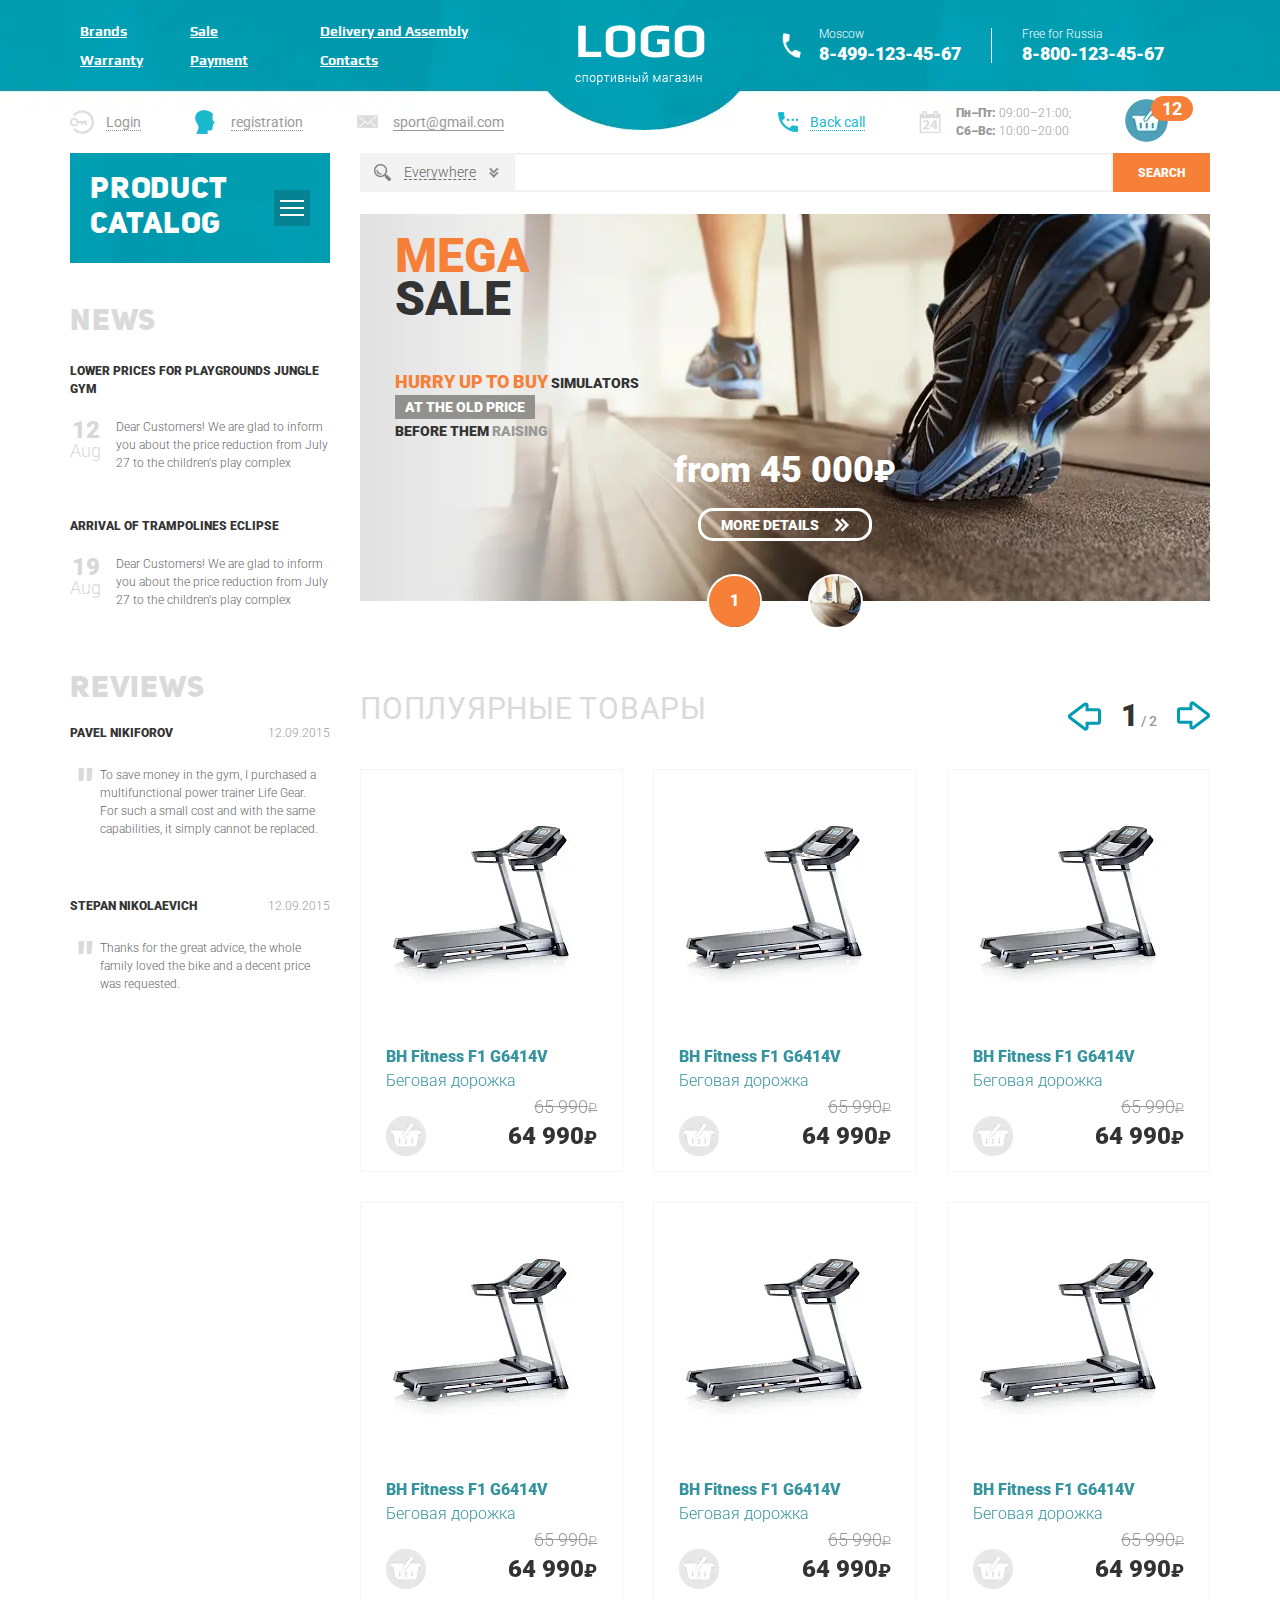
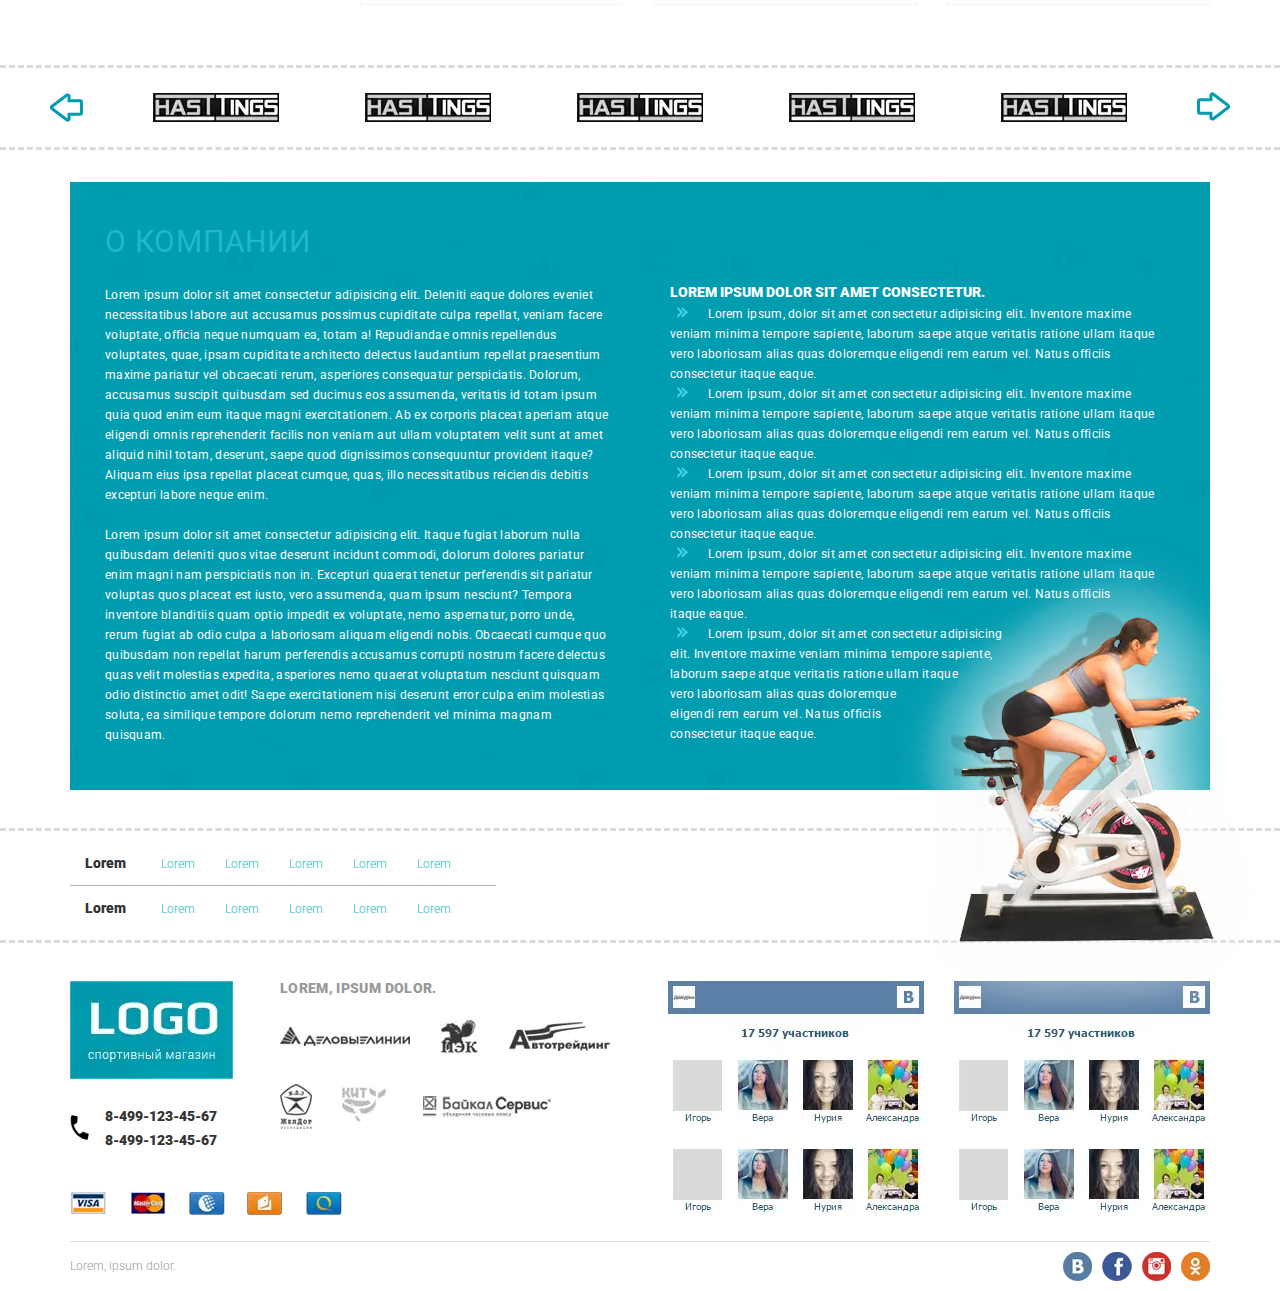
<file: logo_online_store/logo_online_store/logo_online_store/index.html>
<!DOCTYPE html><html lang="ru">   <head>	<title>home</title>	<meta charset="UTF-8">	<meta name="format-detection" content="telephone=no">	<link rel="stylesheet" href="css/style.min.css">	<link rel="shortcut icon" href="favicon.ico">	<!-- <meta name="robots" content="noindex, nofollow"> -->	<!-- <meta name="viewport" content="width=device-width, initial-scale=1.0, maximum-scale=1.0, user-scalable=0"> -->	<meta name="viewport" content="width=device-width, initial-scale=1.0"></head>  <body>    <div class="wrapper">      <header class="header">  <div class="header__top top-header">    <div class="top-header__content _container">      <div class="top-header__column">        <div class="top-header__menu menu">          <div class="menu-icon icon-menu">            <span></span>            <span></span>            <span></span>          </div>          <nav class="menu__body">            <ul class="menu__list">              <li><a href="" class="menu__link">Brands</a></li>              <li><a href="" class="menu__link">Sale</a></li>              <li><a href="" class="menu__link">Delivery and Assembly</a></li>            </ul>            <ul class="menu__list">              <li><a href="" class="menu__link">Warranty</a></li>              <li><a href="" class="menu__link">Payment</a></li>              <li><a href="" class="menu__link">Contacts</a></li>            </ul>          </nav>        </div>      </div>      <div class="top-header__column top-header__column_logo">        <a href="" class="top-header__logo"><picture><source srcset="./img/logo.webp" type="image/webp"><img src="./img/logo.png" alt=""/></picture></a>      </div>      <div class="top-header__column">        <div class="top-header__contacts contacts-header">          <div class="contacts-header__column">            <div class="contacts-header__item contacts-header__item_icon">              <div class="contacts-header__label">Moscow</div>              <a href="tel:84991234567" class="contacts-header__phone">8-499-123-45-67</a>            </div>          </div>          <div class="contacts-header__column contacts-header__column_forcat">            <div class="contacts-header__item contacts-header__item_second-phone">              <div class="contacts-header__label">Free for Russia</div>              <a href="tel:88001234567" class="contacts-header__phone">8-800-123-45-67</a>            </div>          </div>        </div>      </div>    </div>  </div>  <div class="header__bottom bottom-header">    <div class="bottom-header__container _container">      <div class="bottom-header__row">        <div class="bottom-header__column">          <ul data-da="menu__body,0,640" class="bottom-header__actions actions-header">            <li>              <a href="" class="actions-header__item actions-header__item_login"><span>Login</span></a>            </li>            <li>              <a href="" class="actions-header__item actions-header__item_reg"><span>registration</span></a>            </li>            <li>              <a href="mailto:sport@gmail.com"                class="actions-header__item actions-header__item_email"><span>sport@gmail.com</span></a>            </li>          </ul>        </div>        <div class="bottom-header__column">          <div class="bottom-header__info info-header">            <div class="info-header__column">              <a data-da="menu__body,3,640" href="" class="info-header__callback"><span>Back call</span></a>            </div>            <div class="info-header__column">              <div class="info-header__schedule">                <p><span>Пн–Пт:</span> 09:00–21:00;</p>                <p><span>Сб–Вс:</span> 10:00–20:00</p>              </div>            </div>            <div class="info-header__column">              <a data-da="contacts-header__column_forcat,3,640" href="" class="info-header__cart">                <span>12</span>              </a>            </div>          </div>        </div>      </div>    </div>  </div></header>      <main class="page">        <div class="page__container _container">          <aside class="page__side">            <nav class="page__menu menu-page">              <div class="menu-page__header">                <div class="menu-page__title">Product Catalog</div>                <div class="menu-page__burger">                  <div class="menu-page__lines">                    <span></span>                    <span></span>                    <span></span>                  </div>                </div>              </div>              <div class="menu-page__body">                <ul class="menu-page__list">                  <li class="menu-page__parent">                    <a href="" class="menu-page__link">Treadmills</a>                    <div class="menu-page__submenu submenu-page">                      <div class="submenu-page__item">                        <ul class="submenu-page__menu">                          <li><a href="" class="submenu-page__link">Weatherproof</a></li>                          <li><a href="" class="submenu-page__link"> Indoor </a></li>                          <li><a href="" class="submenu-page__link">Professional</a></li>                          <li><a href="" class="submenu-page__link">Amateur</a></li>                        </ul>                        <div class="submenu-page__product">                          <div class="item-product">                            <div class="item-product__labels"></div>                            <a href="" class="item-product__image">                              <picture><source srcset="img/products/01.webp" type="image/webp"><img src="img/products/01.jpg" alt="" /></picture>                            </a>                            <div class="item-product__body">                              <a href="" class="item-product__title">Home tennis table Donic Indoor Roller 800 Green</a>                              <div class="item-product__footer">                                <a href="" class="item-product__add"></a>                                <div class="item-product__price rub">64 990</div>                              </div>                            </div>                          </div>                        </div>                      </div>                    </div>                  </li>                  <li><a href="" class="menu-page__link"> Elliptical Trainers </a></li>                  <li><a href="" class="menu-page__link"> Exercise bikes </a></li>                  <li><a href="" class="menu-page__link"> Rowing machines </a></li>                  <li class="menu-page__parent">                    <a href="" class="menu-page__link"> Vibrating Massagers </a>                    <div class="menu-page__submenu submenu-page">                      <div class="submenu-page__item">                        <ul class="submenu-page__menu">                          <li><a href="" class="submenu-page__link">Weatherproof</a></li>                          <li><a href="" class="submenu-page__link">Indoor</a></li>                          <li><a href="" class="submenu-page__link">Professional</a></li>                          <li><a href="" class="submenu-page__link">Amateur</a></li>                        </ul>                        <div class="submenu-page__product">                          <div class="item-product">                            <div class="item-product__labels">                              <div class="item-product__label">Product of the day</div>                            </div>                            <a href="" class="item-product__image">                              <picture><source srcset="img/products/01.webp" type="image/webp"><img src="img/products/01.jpg" alt="" /></picture>                            </a>                            <div class="item-product__body">                              <a href="" class="item-product__title">Home tennis table Donic Indoor Roller 800Green</a>                              <div class="item-product__footer">                                <a href="" class="item-product__add"></a>                                <div class="item-product__price rub">64 990</div>                              </div>                            </div>                          </div>                        </div>                      </div>                    </div>                  </li>                  <li><a href="" class="menu-page__link">Tennis tables </a></li>                  <li><a href="" class="menu-page__link"> Basketball </a></li>                  <li><a href="" class="menu-page__link"> Massage chairs </a></li>                  <li><a href="" class="menu-page__link"> Massage tables </a></li>                  <li class="menu-page__parent">                    <a href="" class="menu-page__link"> Strength Equipment </a>                    <div class="menu-page__submenu submenu-page">                      <div class="submenu-page__item">                        <ul class="submenu-page__menu">                          <li><a href="" class="submenu-page__link">Weatherproof</a></li>                          <li><a href="" class="submenu-page__link">Indoor</a></li>                          <li><a href="" class="submenu-page__link">Professional</a></li>                          <li><a href="" class="submenu-page__link">Amateur</a></li>                        </ul>                        <div class="submenu-page__product">                          <div class="item-product">                            <div class="item-product__labels"></div>                            <a href="" class="item-product__image">                              <picture><source srcset="img/products/01.webp" type="image/webp"><img src="img/products/01.jpg" alt="" /></picture>                            </a>                            <div class="item-product__body">                              <a href="" class="item-product__title">Home tennis table Donic Indoor Roller 800Green</a>                              <div class="item-product__footer">                                <div class="item-product__old-price rub">64 990</div>                                <a href="" class="item-product__add"></a>                                <div class="item-product__price rub">64 990</div>                              </div>                            </div>                          </div>                        </div>                      </div>                    </div>                  </li>                  <li class="menu-page__parent">                    <a href="" class="menu-page__link">Trampolines</a>                    <div class="menu-page__submenu submenu-page">                      <div class="submenu-page__item">                        <ul class="submenu-page__menu">                          <li><a href="" class="submenu-page__link">Weatherproof</a></li>                          <li><a href="" class="submenu-page__link">indoor</a></li>                          <li><a href="" class="submenu-page__link">Professional</a></li>                          <li><a href="" class="submenu-page__link">Amateur</a></li>                        </ul>                        <div class="submenu-page__product">                          <div class="item-product">                            <div class="item-product__labels">                              <div class="item-product__label">Product of the day</div>                            </div>                            <a href="" class="item-product__image">                              <picture><source srcset="img/products/01.webp" type="image/webp"><img src="img/products/01.jpg" alt="" /></picture>                            </a>                            <div class="item-product__body">                              <a href="" class="item-product__title">Home tennis table Donic Indoor Roller 800Green</a>                              <div class="item-product__footer">                                <div class="item-product__old-price rub">64 990</div>                                <a href="" class="item-product__add"></a>                                <div class="item-product__price rub">64 990</div>                              </div>                            </div>                          </div>                        </div>                      </div>                    </div>                  </li>                  <li><a href="" class="menu-page__link">Children's towns</a></li>                  <li><a href="" class="menu-page__link">Country furniture</a></li>                  <li><a href="" class="menu-page__link">Street sports complexes</a></li>                  <li><a href="" class="menu-page__link">Accessories</a></li>                </ul>              </div>            </nav>            <div data-da="page__content,last, 992" class="page__content-side">              <div class="page__news-side news-side">                <a href="" class="news-side__title side-title">News</a>                <div class="news-side__items">                  <div class="news-side__item">                    <a href="" class="news-side__label">Lower prices for playgrounds Jungle Gym</a>                    <div class="news-side__body">                      <div class="news-side__data"><span>12</span>Aug</div>                      <div class="news-side__text">                        Dear Customers! We are glad to inform you about the price reduction                        from July 27 to the children's play complex</div>                    </div>                  </div>                  <div class="news-side__item">                    <a href="" class="news-side__label">Arrival of trampolines Eclipse</a>                    <div class="news-side__body">                      <div class="news-side__data"><span>19</span>Aug</div>                      <div class="news-side__text">                        Dear Customers! We are glad to inform you about the price reduction                        from July 27 to the children's play complex</div>                    </div>                  </div>                </div>              </div>              <div class="page__reviews-side reviews-side">                <a href="" class="reviews-side__title side-title">Reviews</a>                <div class="reviews-side__items">                  <a  href="" class="reviews-side__item">                    <div class="reviews-side__header">                      <div class="reviews-side__user">Pavel Nikiforov</div>                      <div class="reviews-side__data">12.09.2015</div>                    </div>                    <div class="reviews-side__body">                      To save money in the gym, I purchased a multifunctional                      power trainer Life Gear. For such a small cost                      and with the same capabilities, it simply cannot be replaced.                    </div>                  </a>                  <a  href="" class="reviews-side__item">                    <div class="reviews-side__header">                      <div class="reviews-side__user">Stepan Nikolaevich</div>                      <div class="reviews-side__data">12.09.2015</div>                    </div>                    <div class="reviews-side__body">                      Thanks for the great advice, the whole family loved the bike                      and a decent price was requested.                    </div>                  </a>                </div>              </div>            </div>          </aside>          <div class="page__content">            <form action="#" class="page__search search-page">              <div class="search-page__select">                <div class="search-page__title">                  <span>Everywhere</span><span data-text="Selected:" class="search-page__quantity"></span>                </div>                <div class="search-page__categories categories-search">                  <div class="categories-search__row">                    <div class="categories-search__column">                      <ul class="categories-search__list">                        <li>                          <label class="categories-search__checkbox checkbox">                            <input                              data-error="Ошибка" class="checkbox__input" type="checkbox"/>                            <span class="checkbox__text"><span>Treadmills</span></span>                          </label>                        </li>                        <li>                          <label class="categories-search__checkbox checkbox">                            <input data-error="Ошибка"class="checkbox__input" type="checkbox"/>                            <span class="checkbox__text"><span>Elliptical Trainers</span></span>                          </label>                        </li>                        <li>                          <label class="categories-search__checkbox checkbox">                            <input data-error="Ошибка"class="checkbox__input"type="checkbox"/>                            <span class="checkbox__text"><span>Cycling machines</span></span>                          </label>                        </li>                        <li>                          <label class="categories-search__checkbox checkbox">                            <input                              data-error="Ошибка"                              class="checkbox__input"type="checkbox"/>                            <span class="checkbox__text"><span>Rowing machines</span></span>                          </label>                        </li>                        <li>                          <label class="categories-search__checkbox checkbox">                            <input                              data-error="Ошибка" class="checkbox__input" type="checkbox"/>                            <span class="checkbox__text"><span>Vibrating massagers</span></span>                          </label>                        </li>                      </ul>                    </div>                    <div class="categories-search__column">                      <ul class="categories-search__list">                        <li>                          <label class="categories-search__checkbox checkbox">                            <input                              data-error="Ошибка" class="checkbox__input" type="checkbox"/>                            <span class="checkbox__text"><span>Treadmills</span></span>                          </label>                        </li>                        <li>                          <label class="categories-search__checkbox checkbox">                            <input data-error="Ошибка" class="checkbox__input" type="checkbox"/>                            <span class="checkbox__text"><span>Elliptical Trainers</span></span>                          </label>                        </li>                        <li>                          <label class="categories-search__checkbox checkbox">                            <inputdata-error="Ошибка" class="checkbox__input" type="checkbox"/>                            <span class="checkbox__text"><span>Cycling machines</span></span>                          </label>                        </li>                        <li>                          <label class="categories-search__checkbox checkbox">                            <input data-error="Ошибка" class="checkbox__input" type="checkbox"/>                            <span class="checkbox__text"><span>Rowing machines</span></span>                          </label>                        </li>                        <li>                          <label class="categories-search__checkbox checkbox">                            <input data-error="Ошибка" class="checkbox__input" type="checkbox"/>                            <span class="checkbox__text"><span>Vibrating massagers</span></span>                          </label>                        </li>                      </ul>                    </div>                    <div class="categories-search__column">                      <ul class="categories-search__list">                        <li>                          <label class="categories-search__checkbox checkbox">                            <input data-error="Ошибка" class="checkbox__input" type="checkbox" />                            <span class="checkbox__text"><span>Treadmills</span></span>                          </label>                        </li>                        <li>                          <label class="categories-search__checkbox checkbox">                            <input data-error="Ошибка" class="checkbox__input" type="checkbox"/>                            <span class="checkbox__text"><span>Elliptical Trainers</span></span>                          </label>                        </li>                        <li>                          <label class="categories-search__checkbox checkbox">                            <input                              data-error="Ошибка" class="checkbox__input" type="checkbox"/>                            <span class="checkbox__text"></span><span>Cycling machines</span></span>                          </label>                        </li>                        <li>                          <label class="categories-search__checkbox checkbox">                            <input data-error="Ошибка" class="checkbox__input" type="checkbox"/>                            <span class="checkbox__text"><span>Rowing machines</span></span>                          </label>                        </li>                        <li>                          <label class="categories-search__checkbox checkbox">                            <input data-error="Ошибка" class="checkbox__input" type="checkbox"/>                            <span class="checkbox__text"><span>Vibrating massagers</span></span>                          </label>                        </li>                      </ul>                    </div>                  </div>                </div>              </div>              <div class="search-page__input">                <input type="text" class="input" />              </div>              <button class="search-page__btn btn">Search</button>            </form>            <div class="page__slider mainslider">              <div class="mainslider__body _swiper">                <div class="mainslider__slide">                  <div class="mainslider__content content-mainslider">                    <div class="content-mainslider__title"><span>Mega</span>sale</div>                    <div class="content-mainslider__text text-mainslider">                      <p><span class="text-mainslider__text-1">Hurry up to buy</span> simulators</p>                      <p><span class="text-mainslider__text-2">at the old price</span></p>                      <p>before them <span class="text-mainslider__text-3">raising</span></p>                    </div>                    <div class="content-mainslider__footer">                      <div class="content-mainslider__price rub">from 45 000</div>                      <a href="" class="content-mainslider__button"><span>More details</span></a>                    </div>                  </div>                  <div class="mainslider__image _ibg">                    <picture><source srcset="img/mainslider/01.webp" type="image/webp"><img src="img/mainslider/01.jpg" alt=""></picture>                  </div>                </div>                <div class="mainslider__slide">                  <div class="mainslider__content content-mainslider">                    <div class="content-mainslider__title"><span>Mega</span>sale</div>                    <div class="content-mainslider__text text-mainslider">                      <p><span class="text-mainslider__text-1">Hurry up to buy</span> simulators</p>                      <p><span class="text-mainslider__text-2">at the old price</span></p>                      <p>before them <span class="text-mainslider__text-3">raising</span></p>                    </div>                    <div class="content-mainslider__footer">                      <div class="content-mainslider__price rub">from 45 000</div>                      <a href="" class="content-mainslider__button"><span>More details</span></a>                    </div>                  </div>                  <div class="mainslider__image _ibg">                    <picture><source srcset="img/mainslider/01.webp" type="image/webp"><img src="img/mainslider/01.jpg" alt=""></picture>                  </div>                </div>              </div>              <div class="mainslider__dots"></div>            </div>            <div class="page__products products-slider">              <div class="products-slider__header">                <div class="products-slider__title">Поплуярные товары</div>                <div class="products-slider__control">                  <div class="products-slider__arrow products-slider__arrow_prev _arrow _arrow_prev"></div>                  <div class="products-slider__info"></div>                  <div class="products-slider__arrow products-slider__arrow_next _arrow _arrow_next"></div>                </div>              </div>              <div class="products-slider__item _swiper">                <div class="products-slider__slide">                  <div class="products-slider__items items-products">                    <div class="items-products__column">                      <div class="item-product">                        <div class="item-product__labels"></div>                        <a href="" class="item-product__image">                          <picture><source srcset="img/products/02.webp" type="image/webp"><img src="img/products/02.jpg" alt="" /></picture>                        </a>                        <div class="item-product__body">                          <a href="" class="item-product__title">                            <span>BH Fitness F1 G6414V</span>                            Беговая дорожка                          </a>                          <div class="item-product__footer">                            <div class="item-product__old-price rub">65 990</div>                            <a href="" class="item-product__add"></a>                            <div class="item-product__price rub">64 990</div>                          </div>                        </div>                        <div class="item-product__hover hover-item-product">                          <a href="" class="hover-item-product__title">                            <span>BH Fitness F1 G6414V</span>                            Беговая дорожка                          </a>                          <div class="hover-item-product__options options-item-product">                            <div class="options-item-product__item">                              <div class="options-item-product__label">Тип беговой дорожки</div>                              <div class="options-item-product__value">Электрическая</div>                            </div>                            <div class="options-item-product__item">                              <div class="options-item-product__label">Скорость движения (км/ч)</div>                              <div class="options-item-product__value">22</div>                            </div>                            <div class="options-item-product__item">                              <div class="options-item-product__label">Складывание</div>                              <div class="options-item-product__value">Есть</div>                            </div>                          </div>                          <div class="hover-item-product__body">                          <a href="" class="hover-item-product__cart"></a>                        </div>                          <div class="hover-item-product__footer">                            <div class="hover-item-product__old-price rub">65 990</div>                            <div class="hover-item-product__stock">В наличии</div>                            <div class="hover-item-product__price rub">64 990</div>                          </div>                        </div>                      </div>                    </div>                    <div class="items-products__column">                      <div class="item-product">                        <div class="item-product__labels"></div>                        <a href="" class="item-product__image">                          <picture><source srcset="img/products/02.webp" type="image/webp"><img src="img/products/02.jpg" alt="" /></picture>                        </a>                        <div class="item-product__body">                          <a href="" class="item-product__title">                            <span>BH Fitness F1 G6414V</span>                            Беговая дорожка                          </a>                          <div class="item-product__footer">                            <div class="item-product__old-price rub">65 990</div>                            <a href="" class="item-product__add"></a>                            <div class="item-product__price rub">64 990</div>                          </div>                        </div>                        <div class="item-product__hover hover-item-product">                          <a href="" class="hover-item-product__title">                            <span>BH Fitness F1 G6414V</span>                            Беговая дорожка                          </a>                          <div class="hover-item-product__options options-item-product">                            <div class="options-item-product__item">                              <div class="options-item-product__label">Тип беговой дорожки</div>                              <div class="options-item-product__value">Электрическая</div>                            </div>                            <div class="options-item-product__item">                              <div class="options-item-product__label">Скорость движения (км/ч)</div>                              <div class="options-item-product__value">22</div>                            </div>                            <div class="options-item-product__item">                              <div class="options-item-product__label">Складывание</div>                              <div class="options-item-product__value">Есть</div>                            </div>                          </div>                          <div class="hover-item-product__body">                          <a href="" class="hover-item-product__cart"></a>                        </div>                          <div class="hover-item-product__footer">                            <div class="hover-item-product__old-price rub">65 990</div>                            <div class="hover-item-product__stock">В наличии</div>                            <div class="hover-item-product__price rub">64 990</div>                          </div>                        </div>                      </div>                    </div>                    <div class="items-products__column">                      <div class="item-product">                        <div class="item-product__labels"></div>                        <a href="" class="item-product__image">                          <picture><source srcset="img/products/02.webp" type="image/webp"><img src="img/products/02.jpg" alt="" /></picture>                        </a>                        <div class="item-product__body">                          <a href="" class="item-product__title">                            <span>BH Fitness F1 G6414V</span>                            Беговая дорожка                          </a>                          <div class="item-product__footer">                            <div class="item-product__old-price rub">65 990</div>                            <a href="" class="item-product__add"></a>                            <div class="item-product__price rub">64 990</div>                          </div>                        </div>                        <div class="item-product__hover hover-item-product">                          <a href="" class="hover-item-product__title">                            <span>BH Fitness F1 G6414V</span>                            Беговая дорожка                          </a>                          <div class="hover-item-product__options options-item-product">                            <div class="options-item-product__item">                              <div class="options-item-product__label">Тип беговой дорожки</div>                              <div class="options-item-product__value">Электрическая</div>                            </div>                            <div class="options-item-product__item">                              <div class="options-item-product__label">Скорость движения (км/ч)</div>                              <div class="options-item-product__value">22</div>                            </div>                            <div class="options-item-product__item">                              <div class="options-item-product__label">Складывание</div>                              <div class="options-item-product__value">Есть</div>                            </div>                          </div>                          <div class="hover-item-product__body">                          <a href="" class="hover-item-product__cart"></a>                        </div>                          <div class="hover-item-product__footer">                            <div class="hover-item-product__old-price rub">65 990</div>                            <div class="hover-item-product__stock">В наличии</div>                            <div class="hover-item-product__price rub">64 990</div>                          </div>                        </div>                      </div>                    </div>                    <div class="items-products__column">                      <div class="item-product">                        <div class="item-product__labels"></div>                        <a href="" class="item-product__image">                          <picture><source srcset="img/products/02.webp" type="image/webp"><img src="img/products/02.jpg" alt="" /></picture>                        </a>                        <div class="item-product__body">                          <a href="" class="item-product__title">                            <span>BH Fitness F1 G6414V</span>                            Беговая дорожка                          </a>                          <div class="item-product__footer">                            <div class="item-product__old-price rub">65 990</div>                            <a href="" class="item-product__add"></a>                            <div class="item-product__price rub">64 990</div>                          </div>                        </div>                        <div class="item-product__hover hover-item-product">                          <a href="" class="hover-item-product__title">                            <span>BH Fitness F1 G6414V</span>                            Беговая дорожка                          </a>                          <div class="hover-item-product__options options-item-product">                            <div class="options-item-product__item">                              <div class="options-item-product__label">Тип беговой дорожки</div>                              <div class="options-item-product__value">Электрическая</div>                            </div>                            <div class="options-item-product__item">                              <div class="options-item-product__label">Скорость движения (км/ч)</div>                              <div class="options-item-product__value">22</div>                            </div>                            <div class="options-item-product__item">                              <div class="options-item-product__label">Складывание</div>                              <div class="options-item-product__value">Есть</div>                            </div>                          </div>                          <div class="hover-item-product__body">                          <a href="" class="hover-item-product__cart"></a>                        </div>                          <div class="hover-item-product__footer">                            <div class="hover-item-product__old-price rub">65 990</div>                            <div class="hover-item-product__stock">В наличии</div>                            <div class="hover-item-product__price rub">64 990</div>                          </div>                        </div>                      </div>                    </div>                    <div class="items-products__column">                      <div class="item-product">                        <div class="item-product__labels"></div>                        <a href="" class="item-product__image">                          <picture><source srcset="img/products/02.webp" type="image/webp"><img src="img/products/02.jpg" alt="" /></picture>                        </a>                        <div class="item-product__body">                          <a href="" class="item-product__title">                            <span>BH Fitness F1 G6414V</span>                            Беговая дорожка                          </a>                          <div class="item-product__footer">                            <div class="item-product__old-price rub">65 990</div>                            <a href="" class="item-product__add"></a>                            <div class="item-product__price rub">64 990</div>                          </div>                        </div>                        <div class="item-product__hover hover-item-product">                          <a href="" class="hover-item-product__title">                            <span>BH Fitness F1 G6414V</span>                            Беговая дорожка                          </a>                          <div class="hover-item-product__options options-item-product">                            <div class="options-item-product__item">                              <div class="options-item-product__label">Тип беговой дорожки</div>                              <div class="options-item-product__value">Электрическая</div>                            </div>                            <div class="options-item-product__item">                              <div class="options-item-product__label">Скорость движения (км/ч)</div>                              <div class="options-item-product__value">22</div>                            </div>                            <div class="options-item-product__item">                              <div class="options-item-product__label">Складывание</div>                              <div class="options-item-product__value">Есть</div>                            </div>                          </div>                          <div class="hover-item-product__body">                          <a href="" class="hover-item-product__cart"></a>                        </div>                          <div class="hover-item-product__footer">                            <div class="hover-item-product__old-price rub">65 990</div>                            <div class="hover-item-product__stock">В наличии</div>                            <div class="hover-item-product__price rub">64 990</div>                          </div>                        </div>                      </div>                    </div>                    <div class="items-products__column">                      <div class="item-product">                        <div class="item-product__labels"></div>                        <a href="" class="item-product__image">                          <picture><source srcset="img/products/02.webp" type="image/webp"><img src="img/products/02.jpg" alt="" /></picture>                        </a>                        <div class="item-product__body">                          <a href="" class="item-product__title">                            <span>BH Fitness F1 G6414V</span>                            Беговая дорожка                          </a>                          <div class="item-product__footer">                            <div class="item-product__old-price rub">65 990</div>                            <a href="" class="item-product__add"></a>                            <div class="item-product__price rub">64 990</div>                          </div>                        </div>                        <div class="item-product__hover hover-item-product">                          <a href="" class="hover-item-product__title">                            <span>BH Fitness F1 G6414V</span>                            Беговая дорожка                          </a>                          <div class="hover-item-product__options options-item-product">                            <div class="options-item-product__item">                              <div class="options-item-product__label">Тип беговой дорожки</div>                              <div class="options-item-product__value">Электрическая</div>                            </div>                            <div class="options-item-product__item">                              <div class="options-item-product__label">Скорость движения (км/ч)</div>                              <div class="options-item-product__value">22</div>                            </div>                            <div class="options-item-product__item">                              <div class="options-item-product__label">Складывание</div>                              <div class="options-item-product__value">Есть</div>                            </div>                          </div>                          <div class="hover-item-product__body">                            <a href="" class="hover-item-product__cart"></a>                          </div>                                                  <div class="hover-item-product__footer">                            <div class="hover-item-product__old-price rub">65 990</div>                            <div class="hover-item-product__stock">В наличии</div>                            <div class="hover-item-product__price rub">64 990</div>                          </div>                        </div>                      </div>                    </div>                  </div>                </div>                <div class="products-slider__slide">                  <div class="products-slider__items items-products">                    <div class="items-products__column">                      <div class="item-product">                        <div class="item-product__labels"></div>                        <a href="" class="item-product__image">                          <picture><source srcset="img/products/02.webp" type="image/webp"><img src="img/products/02.jpg" alt="" /></picture>                        </a>                        <div class="item-product__body">                          <a href="" class="item-product__title">                            <span>BH Fitness F1 G6414V</span>                            Беговая дорожка                          </a>                          <div class="item-product__footer">                            <div class="item-product__old-price rub">65 990</div>                            <a href="" class="item-product__add"></a>                            <div class="item-product__price rub">64 990</div>                          </div>                        </div>                        <div class="item-product__hover hover-item-product">                          <a href="" class="hover-item-product__title">                            <span>BH Fitness F1 G6414V</span>                            Беговая дорожка                          </a>                          <div class="hover-item-product__options options-item-product">                            <div class="options-item-product__item">                              <div class="options-item-product__label">Тип беговой дорожки</div>                              <div class="options-item-product__value">Электрическая</div>                            </div>                            <div class="options-item-product__item">                              <div class="options-item-product__label">Скорость движения (км/ч)</div>                              <div class="options-item-product__value">22</div>                            </div>                            <div class="options-item-product__item">                              <div class="options-item-product__label">Складывание</div>                              <div class="options-item-product__value">Есть</div>                            </div>                          </div>                          <div class="hover-item-product__body">                          <a href="" class="hover-item-product__cart"></a>                        </div>                          <div class="hover-item-product__footer">                            <div class="hover-item-product__old-price rub">65 990</div>                            <div class="hover-item-product__stock">В наличии</div>                            <div class="hover-item-product__price rub">64 990</div>                          </div>                        </div>                      </div>                    </div>                    <div class="items-products__column">                      <div class="item-product">                        <div class="item-product__labels"></div>                        <a href="" class="item-product__image">                          <picture><source srcset="img/products/02.webp" type="image/webp"><img src="img/products/02.jpg" alt="" /></picture>                        </a>                        <div class="item-product__body">                          <a href="" class="item-product__title">                            <span>BH Fitness F1 G6414V</span>                            Беговая дорожка                          </a>                          <div class="item-product__footer">                            <div class="item-product__old-price rub">65 990</div>                            <a href="" class="item-product__add"></a>                            <div class="item-product__price rub">64 990</div>                          </div>                        </div>                        <div class="item-product__hover hover-item-product">                          <a href="" class="hover-item-product__title">                            <span>BH Fitness F1 G6414V</span>                            Беговая дорожка                          </a>                          <div class="hover-item-product__options options-item-product">                            <div class="options-item-product__item">                              <div class="options-item-product__label">Тип беговой дорожки</div>                              <div class="options-item-product__value">Электрическая</div>                            </div>                            <div class="options-item-product__item">                              <div class="options-item-product__label">Скорость движения (км/ч)</div>                              <div class="options-item-product__value">22</div>                            </div>                            <div class="options-item-product__item">                              <div class="options-item-product__label">Складывание</div>                              <div class="options-item-product__value">Есть</div>                            </div>                          </div>                          <div class="hover-item-product__body">                          <a href="" class="hover-item-product__cart"></a>                        </div>                          <div class="hover-item-product__footer">                            <div class="hover-item-product__old-price rub">65 990</div>                            <div class="hover-item-product__stock">В наличии</div>                            <div class="hover-item-product__price rub">64 990</div>                          </div>                        </div>                      </div>                    </div>                    <div class="items-products__column">                      <div class="item-product">                        <div class="item-product__labels"></div>                        <a href="" class="item-product__image">                          <picture><source srcset="img/products/02.webp" type="image/webp"><img src="img/products/02.jpg" alt="" /></picture>                        </a>                        <div class="item-product__body">                          <a href="" class="item-product__title">                            <span>BH Fitness F1 G6414V</span>                            Беговая дорожка                          </a>                          <div class="item-product__footer">                            <div class="item-product__old-price rub">65 990</div>                            <a href="" class="item-product__add"></a>                            <div class="item-product__price rub">64 990</div>                          </div>                        </div>                        <div class="item-product__hover hover-item-product">                          <a href="" class="hover-item-product__title">                            <span>BH Fitness F1 G6414V</span>                            Беговая дорожка                          </a>                          <div class="hover-item-product__options options-item-product">                            <div class="options-item-product__item">                              <div class="options-item-product__label">Тип беговой дорожки</div>                              <div class="options-item-product__value">Электрическая</div>                            </div>                            <div class="options-item-product__item">                              <div class="options-item-product__label">Скорость движения (км/ч)</div>                              <div class="options-item-product__value">22</div>                            </div>                            <div class="options-item-product__item">                              <div class="options-item-product__label">Складывание</div>                              <div class="options-item-product__value">Есть</div>                            </div>                          </div>                          <div class="hover-item-product__body">                          <a href="" class="hover-item-product__cart"></a>                        </div>                          <div class="hover-item-product__footer">                            <div class="hover-item-product__old-price rub">65 990</div>                            <div class="hover-item-product__stock">В наличии</div>                            <div class="hover-item-product__price rub">64 990</div>                          </div>                        </div>                      </div>                    </div>                    <div class="items-products__column">                      <div class="item-product">                        <div class="item-product__labels"></div>                        <a href="" class="item-product__image">                          <picture><source srcset="img/products/02.webp" type="image/webp"><img src="img/products/02.jpg" alt="" /></picture>                        </a>                        <div class="item-product__body">                          <a href="" class="item-product__title">                            <span>BH Fitness F1 G6414V</span>                            Беговая дорожка                          </a>                          <div class="item-product__footer">                            <div class="item-product__old-price rub">65 990</div>                            <a href="" class="item-product__add"></a>                            <div class="item-product__price rub">64 990</div>                          </div>                        </div>                        <div class="item-product__hover hover-item-product">                          <a href="" class="hover-item-product__title">                            <span>BH Fitness F1 G6414V</span>                            Беговая дорожка                          </a>                          <div class="hover-item-product__options options-item-product">                            <div class="options-item-product__item">                              <div class="options-item-product__label">Тип беговой дорожки</div>                              <div class="options-item-product__value">Электрическая</div>                            </div>                            <div class="options-item-product__item">                              <div class="options-item-product__label">Скорость движения (км/ч)</div>                              <div class="options-item-product__value">22</div>                            </div>                            <div class="options-item-product__item">                              <div class="options-item-product__label">Складывание</div>                              <div class="options-item-product__value">Есть</div>                            </div>                          </div>                          <div class="hover-item-product__body">                          <a href="" class="hover-item-product__cart"></a>                        </div>                          <div class="hover-item-product__footer">                            <div class="hover-item-product__old-price rub">65 990</div>                            <div class="hover-item-product__stock">В наличии</div>                            <div class="hover-item-product__price rub">64 990</div>                          </div>                        </div>                      </div>                    </div>                    <div class="items-products__column">                      <div class="item-product">                        <div class="item-product__labels"></div>                        <a href="" class="item-product__image">                          <picture><source srcset="img/products/02.webp" type="image/webp"><img src="img/products/02.jpg" alt="" /></picture>                        </a>                        <div class="item-product__body">                          <a href="" class="item-product__title">                            <span>BH Fitness F1 G6414V</span>                            Беговая дорожка                          </a>                          <div class="item-product__footer">                            <div class="item-product__old-price rub">65 990</div>                            <a href="" class="item-product__add"></a>                            <div class="item-product__price rub">64 990</div>                          </div>                        </div>                        <div class="item-product__hover hover-item-product">                          <a href="" class="hover-item-product__title">                            <span>BH Fitness F1 G6414V</span>                            Беговая дорожка                          </a>                          <div class="hover-item-product__options options-item-product">                            <div class="options-item-product__item">                              <div class="options-item-product__label">Тип беговой дорожки</div>                              <div class="options-item-product__value">Электрическая</div>                            </div>                            <div class="options-item-product__item">                              <div class="options-item-product__label">Скорость движения (км/ч)</div>                              <div class="options-item-product__value">22</div>                            </div>                            <div class="options-item-product__item">                              <div class="options-item-product__label">Складывание</div>                              <div class="options-item-product__value">Есть</div>                            </div>                          </div>                          <div class="hover-item-product__body">                          <a href="" class="hover-item-product__cart"></a>                        </div>                          <div class="hover-item-product__footer">                            <div class="hover-item-product__old-price rub">65 990</div>                            <div class="hover-item-product__stock">В наличии</div>                            <div class="hover-item-product__price rub">64 990</div>                          </div>                        </div>                      </div>                    </div>                    <div class="items-products__column">                      <div class="item-product">                        <div class="item-product__labels"></div>                        <a href="" class="item-product__image">                          <picture><source srcset="img/products/02.webp" type="image/webp"><img src="img/products/02.jpg" alt="" /></picture>                        </a>                        <div class="item-product__body">                          <a href="" class="item-product__title">                            <span>BH Fitness F1 G6414V</span>                            Беговая дорожка                          </a>                          <div class="item-product__footer">                            <div class="item-product__old-price rub">65 990</div>                            <a href="" class="item-product__add"></a>                            <div class="item-product__price rub">64 990</div>                          </div>                        </div>                        <div class="item-product__hover hover-item-product">                          <a href="" class="hover-item-product__title">                            <span>BH Fitness F1 G6414V</span>                            Беговая дорожка                          </a>                          <div class="hover-item-product__options options-item-product">                            <div class="options-item-product__item">                              <div class="options-item-product__label">Тип беговой дорожки</div>                              <div class="options-item-product__value">Электрическая</div>                            </div>                            <div class="options-item-product__item">                              <div class="options-item-product__label">Скорость движения (км/ч)</div>                              <div class="options-item-product__value">22</div>                            </div>                            <div class="options-item-product__item">                              <div class="options-item-product__label">Складывание</div>                              <div class="options-item-product__value">Есть</div>                            </div>                          </div>                          <div class="hover-item-product__body">                            <a href="" class="hover-item-product__cart"></a>                          </div>                                                  <div class="hover-item-product__footer">                            <div class="hover-item-product__old-price rub">65 990</div>                            <div class="hover-item-product__stock">В наличии</div>                            <div class="hover-item-product__price rub">64 990</div>                          </div>                        </div>                      </div>                    </div>                  </div>                </div>              </div>            </div>          </div>        </div>        <div class="page__brands brands-slider">          <div class="brands-slider__container _container">            <div class="brands-slider__body _swiper">              <div class="brands-slider__slide">                <picture><source srcset="img/brands/01.webp" type="image/webp"><img src="img/brands/01.jpg" alt=""></picture>              </div>              <div class="brands-slider__slide">                <picture><source srcset="img/brands/01.webp" type="image/webp"><img src="img/brands/01.jpg" alt=""></picture>              </div>              <div class="brands-slider__slide">                <picture><source srcset="img/brands/01.webp" type="image/webp"><img src="img/brands/01.jpg" alt=""></picture>              </div>              <div class="brands-slider__slide">                <picture><source srcset="img/brands/01.webp" type="image/webp"><img src="img/brands/01.jpg" alt=""></picture>              </div>              <div class="brands-slider__slide">                <picture><source srcset="img/brands/01.webp" type="image/webp"><img src="img/brands/01.jpg" alt=""></picture>              </div>              <div class="brands-slider__slide">                <picture><source srcset="img/brands/01.webp" type="image/webp"><img src="img/brands/01.jpg" alt=""></picture>              </div>              <div class="brands-slider__slide">                <picture><source srcset="img/brands/01.webp" type="image/webp"><img src="img/brands/01.jpg" alt=""></picture>              </div>              <div class="brands-slider__slide">                <picture><source srcset="img/brands/01.webp" type="image/webp"><img src="img/brands/01.jpg" alt=""></picture>              </div>              <div class="brands-slider__slide">                <picture><source srcset="img/brands/01.webp" type="image/webp"><img src="img/brands/01.jpg" alt=""></picture>              </div>              <div class="brands-slider__slide">                <picture><source srcset="img/brands/01.webp" type="image/webp"><img src="img/brands/01.jpg" alt=""></picture>              </div>            </div>            <div class="brands-slider__arrows">              <div class="brands-slider__arrow brands-slider__arrow_prev _arrow _arrow_prev"></div>              <div class="brands-slider__arrow brands-slider__arrow_next _arrow _arrow_next"></div>            </div>          </div>        </div>        <section class="page__text text-block">          <div class="text-block__container _container">            <div class="text-block__body">              <h1 class="text-block__title">О компании</h1>              <div class="text-block__row">                <div class="text-block__column">                  <p>                    Lorem ipsum dolor sit amet consectetur adipisicing elit. Deleniti eaque dolores eveniet necessitatibus labore aut accusamus possimus cupiditate culpa repellat, veniam facere voluptate, officia neque numquam ea, totam a! Repudiandae omnis repellendus voluptates, quae, ipsam cupiditate architecto delectus laudantium repellat praesentium maxime pariatur vel obcaecati rerum, asperiores consequatur perspiciatis. Dolorum, accusamus suscipit quibusdam sed ducimus eos assumenda, veritatis id totam ipsum quia quod enim eum itaque magni exercitationem. Ab ex corporis placeat aperiam atque eligendi omnis reprehenderit facilis non veniam aut ullam voluptatem velit sunt at amet aliquid nihil totam, deserunt, saepe quod dignissimos consequuntur provident itaque? Aliquam eius ipsa repellat placeat cumque, quas, illo necessitatibus reiciendis debitis excepturi labore neque enim.                  </p>                  <p>                    Lorem ipsum dolor sit amet consectetur adipisicing elit. Itaque fugiat laborum nulla quibusdam deleniti quos vitae deserunt incidunt commodi, dolorum dolores pariatur enim magni nam perspiciatis non in. Excepturi quaerat tenetur perferendis sit pariatur voluptas quos placeat est iusto, vero assumenda, quam ipsum nesciunt? Tempora inventore blanditiis quam optio impedit ex voluptate, nemo aspernatur, porro unde, rerum fugiat ab odio culpa a laboriosam aliquam eligendi nobis. Obcaecati cumque quo quibusdam non repellat harum perferendis accusamus corrupti nostrum facere delectus quas velit molestias expedita, asperiores nemo quaerat voluptatum nesciunt quisquam odio distinctio amet odit! Saepe exercitationem nisi deserunt error culpa enim molestias soluta, ea similique tempore dolorum nemo reprehenderit vel minima magnam quisquam.                  </p>                </div>                <div class="text-block__column">                  <h2 class="text-block__label">Lorem ipsum dolor sit amet consectetur.</h2>                  <ul class="text-block__list">                    <li>                      Lorem ipsum, dolor sit amet consectetur adipisicing elit. Inventore maxime veniam minima tempore sapiente, laborum saepe atque veritatis ratione ullam itaque vero laboriosam alias quas doloremque eligendi rem earum vel. Natus officiis consectetur itaque eaque.                    </li>                    <li>                      Lorem ipsum, dolor sit amet consectetur adipisicing elit. Inventore maxime veniam minima tempore sapiente, laborum saepe atque veritatis ratione ullam itaque vero laboriosam alias quas doloremque eligendi rem earum vel. Natus officiis consectetur itaque eaque.                    </li>                    <li>                      Lorem ipsum, dolor sit amet consectetur adipisicing elit. Inventore maxime veniam minima tempore sapiente, laborum saepe atque veritatis ratione ullam itaque vero laboriosam alias quas doloremque eligendi rem earum vel. Natus officiis consectetur itaque eaque.                    </li>                    <li>                      Lorem ipsum, dolor sit amet consectetur adipisicing elit. Inventore maxime veniam minima tempore sapiente, laborum saepe atque veritatis ratione ullam itaque vero laboriosam alias quas doloremque eligendi rem earum vel. Natus officiis <br> itaque eaque.                    </li>                    <li>                      Lorem ipsum, dolor sit amet consectetur adipisicing <br> elit. Inventore maxime veniam minima tempore sapiente,<br> laborum saepe atque veritatis ratione ullam itaque <br> vero laboriosam alias quas doloremque<br> eligendi rem earum vel. Natus officiis<br> consectetur itaque eaque.                    </li>                  </ul>                  <div class="text-block__image">                    <picture><source srcset="img/bike.webp" type="image/webp"><img src="img/bike.png" alt=""></picture>                  </div>                </div>              </div>            </div>          </div>        </section>        <div class="page__info-menu info-menu">          <div class="info-menu__container _container">            <div class="info-menu__body">              <div class="info-menu__line">                <div class="info-menu__label">Lorem</div>                <ul class="info-menu__list">                  <li><a href="" class="info-menu__link">Lorem</a></li>                  <li><a href="" class="info-menu__link">Lorem</a></li>                  <li><a href="" class="info-menu__link">Lorem</a></li>                  <li><a href="" class="info-menu__link">Lorem</a></li>                  <li><a href="" class="info-menu__link">Lorem</a></li>                </ul>              </div>              <div class="info-menu__line">                <div class="info-menu__label">Lorem</div>                <ul class="info-menu__list">                  <li><a href="" class="info-menu__link">Lorem</a></li>                  <li><a href="" class="info-menu__link">Lorem</a></li>                  <li><a href="" class="info-menu__link">Lorem</a></li>                  <li><a href="" class="info-menu__link">Lorem</a></li>                  <li><a href="" class="info-menu__link">Lorem</a></li>                </ul>              </div>            </div>          </div>        </div>      </main>      <footer class="footer">  <div class="footer__content _container">    <div class="footer__body">      <div class="footer__column">        <div class="footer__block block-footer">          <div class="block-footer__column">            <a href="" class="logo-footer">              <picture><source srcset="img/logo-footer.webp" type="image/webp"><img src="img/logo-footer.jpg" alt="" /></picture>            </a>            <div class="block-footer__phones">              <p>                <a href="tel:84991234567" class="block-footer__phone"                  >8-499-123-45-67</a                >              </p>              <p>                <a href="tel:84991234567" class="block-footer__phone"                  >8-499-123-45-67</a                >              </p>            </div>          </div>          <div class="block-footer__column">            <div class="block-footer__delivery delivery-footer">              <div class="delivery-footer__title">Lorem, ipsum dolor.</div>              <div class="delivery-footer__items">                <div class="delivery-footer__item">                  <picture><source srcset="img/delivery/01.webp" type="image/webp"><img src="img/delivery/01.jpg" alt="" /></picture>                </div>                <div class="delivery-footer__item">                  <picture><source srcset="img/delivery/02.webp" type="image/webp"><img src="img/delivery/02.jpg" alt="" /></picture>                </div>                <div class="delivery-footer__item">                  <picture><source srcset="img/delivery/03.webp" type="image/webp"><img src="img/delivery/03.jpg" alt="" /></picture>                </div>                <div class="delivery-footer__item">                  <picture><source srcset="img/delivery/04.webp" type="image/webp"><img src="img/delivery/04.jpg" alt="" /></picture>                </div>                <div class="delivery-footer__item">                  <picture><source srcset="img/delivery/05.webp" type="image/webp"><img src="img/delivery/05.jpg" alt="" /></picture>                </div>                <div class="delivery-footer__item">                  <picture><source srcset="img/delivery/06.webp" type="image/webp"><img src="img/delivery/06.jpg" alt="" /></picture>                </div>              </div>            </div>          </div>        </div>        <div class="footer__payments">          <picture><source srcset="img/icons/payment.webp" type="image/webp"><img src="img/icons/payment.png" alt="" /></picture>        </div>      </div>      <div class="footer__column">        <div class="footer__widgets widgets-footer">          <div class="widgets-footer__column">            <picture><source srcset="img/vk.webp" type="image/webp"><img src="img/vk.png" alt="" /></picture>          </div>          <div class="widgets-footer__column">            <picture><source srcset="img/vk.webp" type="image/webp"><img src="img/vk.png" alt="" /></picture>          </div>        </div>      </div>    </div>    <div class="footer__bottom">      <div class="footer__copy">Lorem, ipsum dolor.</div>      <div class="footer__social social-footer">        <a href="" class="social-footer__item">          <picture><source srcset="img/icons/social/01.webp" type="image/webp"><img src="img/icons/social/01.png" alt="" /></picture>        </a>        <a href="" class="social-footer__item">          <picture><source srcset="img/icons/social/02.webp" type="image/webp"><img src="img/icons/social/02.png" alt="" /></picture>        </a>        <a href="" class="social-footer__item">          <picture><source srcset="img/icons/social/03.webp" type="image/webp"><img src="img/icons/social/03.png" alt="" /></picture>        </a>        <a href="" class="social-footer__item">          <picture><source srcset="img/icons/social/04.webp" type="image/webp"><img src="img/icons/social/04.png" alt="" /></picture>        </a>      </div>    </div>  </div></footer>    </div>    <div class="popup">	<div class="popup__content">		<div class="popup__body">			<div class="popup__close"></div>		</div>	</div></div><div class="popup popup_video">	<div class="popup__content">		<div class="popup__body">			<div class="popup__close popup__close_video"></div>			<div class="popup__video _video"></div>		</div>	</div></div> <!-- <script src="https://code.jquery.com/jquery-3.3.1.min.js"></script> --><script src="js/vendors.min.js"></script><script src="js/app.min.js"></script>  </body></html>
</file>
<file: travel_page/travel_page/css/style.css>
/*Обнуление*/
*{
	padding: 0;
	margin: 0;
	border: 0;
}
*,*:before,*:after{
	-moz-box-sizing: border-box;
	-webkit-box-sizing: border-box;
	box-sizing: border-box;
}
:focus,:active{outline: none;}
a:focus,a:active{outline: none;}

nav,footer,header,aside{display: block;}

html,body{
	height: 100%;
	width: 100%;
	font-size: 100%;
	line-height: 1;
	font-size: 14px;
	-ms-text-size-adjust: 100%;
	-moz-text-size-adjust: 100%;
	-webkit-text-size-adjust: 100%;
}
input,button,textarea{font-family:inherit;}

input::-ms-clear{display: none;}
button{cursor: pointer;}
button::-moz-focus-inner {padding:0;border:0;}
a, a:visited{text-decoration: none;}
a:hover{text-decoration: none;}
ul li{list-style: none;}
img{vertical-align: top;}

h1,h2,h3,h4,h5,h6{font-size:inherit;font-weight: 400;}
/*--------------------*/

body {
	background-color: #e8e8e8;
	background: url('../img/Ellipse_1_copy.jpg') 50% 130px no-repeat;
}

.content {
	padding: 168px 0 137px 0;
	max-width: 841px;
	margin: 0 auto;
}
.content-top {
	text-align: center;
	margin: 0 0 65px 0;
}
.content-top__category {
	color: #788187;
	font-family: Arial, "Helvetica Neue", Helvetica, sans-serif;
	font-size: 14px;
	text-transform: uppercase;
	letter-spacing: 2.8px;
	margin: 0 0 15px 0;
}
.content-top__title {
	color: #273d46;
	font-size: 36px;
	line-height: 50px;
	max-width: 725px;
	margin: 0 auto;
}
.content__image {
	box-shadow: 0 15px 65px rgba(15, 16, 16, 0.15);
	background-color: #fff;
	padding: 10px;
	margin: 0 0 85px 0;
}
.content__image img {
	max-width: 100%;
}
.content-bottom {
	padding: 0 45px;
}
.content-bottom__text {
	color: #53646b;
	font-size: 24px;
	line-height: 40px;
	margin: 0 0 48px 0;
}
.content-bottom__text p {
	margin: 0 0 40px 0;
}

.content-bottom__text p:last-child {
	margin: 0;
}
.content-bottom-info {}
.content-bottom-info-list {
	margin: 0 0 59px 0;
}

.content-bottom-info-list li {
	font-family: Arial, "Helvetica Neue", Helvetica, sans-serif;
	font-size: 20px;
	margin: 0 0 15px 0;
	background: url(../img/icons/check_icon.png) left no-repeat;
	padding: 0 0 0 35px;
}

.content-bottom-info-list li:last-child {
	margin: 0;
}
.content-bottom-info-list li:nth-child(1) {
	text-shadow: 0 1px 0 rgba(0, 0, 0, 0.3);
	color: #273d46;
}
.content-bottom-info-list li:nth-child(2) {
	color: #80b7b3;
}
.content-bottom-info-list li:nth-child(3) {
	color: #273d46;
	font-weight: 700;
}
.content-bottom-info-list li:nth-child(4) {
	color: #273d46;
	text-decoration: line-through;
}
.content-bottom-info-list li:nth-child(4) span {
	opacity: 0.3;
}
.content-bottom-info__link {
	display: inline-block;
	height: 44px;
	padding: 0 30px;
	line-height: 44px;
	border-radius: 24px;
	background-color: #80b7b3;

	-webkit-box-shadow: 5px 5px 1px rgba(0, 0, 0, 0.5);
	box-shadow: 0px 5px 1px rgba(0, 0, 0, 0.5);

	font-family: Arial, "Helvetica Neue", Helvetica, sans-serif;
	color: #ffffff;
	text-transform: uppercase;
	letter-spacing: 2.8px;
}
.content-bottom-info__link span {
	padding: 0 30px 0 0;
	background: url('../img/icons/arrow_icon.svg') right no-repeat;
}
.content-bottom-info__link:hover {
	background-color: #6b292c;
}
.content-bottom-info__link:active {
	position: relative;
	top: 3px;
	-webkit-box-shadow: 0px 2px 1px rgba(0, 0, 0, 0.5);
	box-shadow: 0px 2px 1px rgba(0, 0, 0, 0.5);
}
</file>
<file: YEBO_Bicycle/YEBO_Bicycle/css/style.css>
@import url("https://fonts.googleapis.com/css?family=Lato:400,400i,700&display=swap");
* {
  padding: 0px;
  margin: 0px;
  border: 0px;
}

*, *:before, *:after {
  box-sizing: border-box;
}

:focus, :active {
  outline: none;
}

a:focus, a:active {
  outline: none;
}

aside, nav, footer, header, section {
  display: block;
}

html, body {
  height: 100%;
  min-width: 320px;
}

body {
  line-height: 1;
  font-size: 14px;
  font-family: "Lato";
  -ms-text-size-adjust: 100%;
  -moz-text-size-adjust: 100%;
  -webkit-text-size-adjust: 100%;
}

input, button, textarea {
  font-family: "Lato";
}

input::-ms-clear {
  display: none;
}

button {
  cursor: pointer;
}

button::-moz-focus-inner {
  padding: 0;
  border: 0;
}

a, a:visited {
  text-decoration: none;
}

a:hover {
  text-decoration: none;
}

ul li {
  list-style: none;
}

img {
  vertical-align: top;
}

h1, h2, h3, h4, h5, h6 {
  font-weight: inherit;
  font-size: inherit;
}

.wrapper {
  overflow: hidden;
  min-height: 100%;
}

.container {
  max-width: 1130px;
  padding: 0px 15px;
  margin: 0px auto;
}

.ibg {
  background-repeat: no-repeat;
  background-size: cover;
  background-position: center;
}
.ibg img {
  display: none;
}

.slick-slider {
  position: relative;
}
.slick-slider .slick-list {
  overflow: hidden;
}
.slick-slider .slick-track {
  display: flex;
  font-size: 0;
  align-items: flex-start;
}
.slick-slider .slick-dots {
  padding: 100px 0px 0px 0px;
  display: flex;
  font-size: 0;
  justify-content: center;
  align-items: center;
}
.slick-slider .slick-dots li {
  margin: 0px 5px;
}
.slick-slider .slick-dots li button {
  font-size: 0;
  width: 11px;
  height: 11px;
  border-radius: 50%;
  border: 1px solid #c8c8c8;
  background-color: transparent;
}
.slick-slider .slick-dots li.slick-active button {
  background-color: #a9afb3;
}
@media (max-width: 1100px) {
  .slick-slider .slick-dots {
    padding: 50px 0px 0px 0px;
  }
}
@media (max-width: 767px) {
  .slick-slider .slick-dots {
    padding: 30px 0px 0px 0px;
  }
}

.header {
  position: absolute;
  width: 100%;
  z-index: 50;
  left: 0;
  top: 35px;
}
.header__row {
  display: flex;
  font-size: 0;
  justify-content: center;
  align-items: center;
  height: 85px;
}
.header__logo {
  position: absolute;
  left: 50%;
  top: 0;
  z-index: 2;
  transform: translate3d(-50%, 0px, 0px);
  -webkit-transform: translate3d(-50%, 0px, 0px);
  -ms-transform: translate3d(-50%, 0px, 0px);
  -o-transform: translate3d(-50%, 0px, 0px);
  -moz-transform: translate3d(-50%, 0px, 0px);
}
@media (max-width: 767px) {
  .header {
    top: 15px;
  }
}

.menu__list {
  display: flex;
  font-size: 0;
}
.menu__list li {
  position: relative;
  padding: 0px 37.5px;
}
.menu__list li:nth-child(2) {
  padding: 0px 110px 0px 37.5px;
}
.menu__list li:nth-child(3) {
  padding: 0px 37.5px 0px 110px;
}
.menu__list li:after {
  content: "";
  width: 2px;
  height: 2px;
  background-color: #4d4959;
  border-radius: 50%;
  position: absolute;
  right: 0;
  top: 50%;
  margin: -1.5px 0px 0px 0px;
}
.menu__list li:nth-child(2):after, .menu__list li:last-child:after {
  display: none;
}
.menu__link {
  color: #4d4959;
  font-size: 13px;
  font-weight: 700;
  text-transform: uppercase;
  letter-spacing: 2.6px;
}
@media (max-width: 767px) {
  .menu__body {
    position: fixed;
    width: 100%;
    height: 100%;
    top: 0;
    left: 0;
    overflow: auto;
    background-color: #4d4959;
    padding: 150px 0px 20px 0px;
    transform: translate3d(0px, -100%, 0px);
    -webkit-transform: translate3d(0px, -100%, 0px);
    -ms-transform: translate3d(0px, -100%, 0px);
    -o-transform: translate3d(0px, -100%, 0px);
    -moz-transform: translate3d(0px, -100%, 0px);
    transition: all 0.3s ease 0s;
  }
  .menu__body.active {
    transform: translate3d(0px, 0px, 0px);
    -webkit-transform: translate3d(0px, 0px, 0px);
    -ms-transform: translate3d(0px, 0px, 0px);
    -o-transform: translate3d(0px, 0px, 0px);
    -moz-transform: translate3d(0px, 0px, 0px);
  }
  .menu__list {
    flex-direction: column;
    justify-content: center;
    align-items: center;
  }
  .menu__list li {
    padding: 0 0 45px 0;
  }
  .menu__list li:nth-child(2), .menu__list li:nth-child(3) {
    padding: 0 0 45px 0;
  }
  .menu__list li:nth-child(2):after, .menu__list li:nth-child(3):after {
    display: block;
  }
  .menu__list li:last-child {
    padding: 0;
  }
  .menu__list li:after {
    width: 4px;
    height: 4px;
    background-color: #fff;
    right: 50%;
    top: 40px;
    margin: 0px -2px 0px 0px;
  }
  .menu__link {
    color: #fff;
    font-size: 20px;
  }
}

@media (max-width: 767px) {
  .icon-menu {
    display: block;
    position: absolute;
    top: 33px;
    right: 15px;
    width: 30px;
    height: 18px;
    cursor: pointer;
    z-index: 5;
  }
  .icon-menu span {
    transition: all 0.3s ease 0s;
    top: 8px;
    left: 0px;
    position: absolute;
    width: 100%;
    height: 2px;
    background-color: #4d4959;
  }
  .icon-menu span:first-child {
    top: 0px;
  }
  .icon-menu span:last-child {
    top: auto;
    bottom: 0px;
  }
  .icon-menu.active span {
    transform: scale(0);
    background-color: #fff;
  }
  .icon-menu.active span:first-child {
    transform: rotate(-45deg);
    top: 8px;
  }
  .icon-menu.active span:last-child {
    transform: rotate(45deg);
    bottom: 8px;
  }
}

.footer {
  background-color: #f7f7f7;
  padding: 100px 0;
}
.footer__row {
  display: flex;
  font-size: 0;
  align-items: center;
}
.footer__column {
  flex: 0 1 33.333%;
}
.footer__address {
  padding: 0px 20px 0px 0px;
  color: #848789;
  font-size: 14px;
  line-height: 18px;
}
.footer__address p:first-child {
  font-weight: 700;
}
@media (max-width: 1100px) {
  .footer {
    padding: 50px 0;
  }
}
@media (max-width: 600px) {
  .footer {
    padding: 30px 0;
  }
  .footer__row {
    flex-direction: column;
    text-align: center;
  }
  .footer__address {
    padding: 0;
  }
  .footer__social {
    margin: 15px 0;
  }
}

.social {
  display: flex;
  font-size: 0;
  justify-content: center;
  align-items: center;
}
.social__link {
  margin: 0px 7.5px;
}

.dev {
  display: flex;
  font-size: 0;
  align-items: center;
  justify-content: flex-end;
}
.dev__text {
  color: #848789;
  font-size: 14px;
  font-style: italic;
  padding: 0px 9px 0px 0px;
}
.page {
  position: absolute;
  width: 100%;
  height: 100%;
  top: 0;
  left: 0;
  display: flex;
  font-size: 0;
  flex-direction: column;
}

.main-screen {
  flex: 1 0 100%;
  position: relative;
}
.main-screen__bg {
  position: absolute;
  width: 100%;
  height: 100%;
  top: 0;
  left: 0;
}

.generation {
  padding: 120px 0;
  background-color: #f7f7f7;
}
@media (max-width: 900px) {
  .generation {
    padding: 80px 0;
  }
}
@media (max-width: 600px) {
  .generation {
    padding: 30px 0;
  }
}

.block {
  text-align: center;
}
.block__icon {
  margin: 0px 0px 30px 0px;
}
.block__title {
  color: #353738;
  font-size: 18px;
  font-weight: 700;
  line-height: 24px;
  text-transform: uppercase;
  letter-spacing: 3.6px;
  margin: 0px 0px 18px 0px;
}
.block__text {
  color: #848789;
  font-size: 18px;
  line-height: 34px;
}
.block__text_j {
  text-align: justify;
  font-size: 16px;
  line-height: 30px;
}
.block__text_j:after {
  content: "";
  display: block;
  margin: 35px auto 0px auto;
  width: 50px;
  height: 1px;
  background-color: #ebebeb;
}
@media (max-width: 1500px) {
  .block__text_j:after {
    margin: 15px auto 0px auto;
  }
}

.brands_rev .brands__column {
  order: 1;
}
.brands_rev .brands__column_b {
  order: 2;
}
.brands__row {
  display: flex;
  font-size: 0;
}
.brands__column {
  flex: 0 1 33.333%;
}
.brands__column_b {
  flex: 0 1 66.667%;
}
.brands__content {
  padding: 70px 65px 55px 65px;
  position: relative;
}
.brands__content:after {
  content: "";
  position: absolute;
  bottom: -10px;
  left: 50%;
  margin: 0px 0px 0px -10px;
  width: 0;
  height: 0;
  border-left: 10px solid transparent;
  border-right: 10px solid transparent;
  border-top: 10px solid #fff;
}
.brands__image {
  padding: 0px 0px 37.51% 0px;
}
@media (max-width: 1500px) {
  .brands__content {
    padding: 40px 35px 30px 35px;
  }
}
@media (max-width: 1100px) {
  .brands_last .brands__column:nth-child(1) {
    order: 2;
  }
  .brands_last .brands__column:nth-child(2) {
    order: 1;
  }
  .brands_last .brands__column:nth-child(3) {
    order: 3;
  }
  .brands__row {
    flex-direction: column;
  }
}

.item {
  height: 100%;
  display: block;
  position: relative;
}
.item__logo {
  position: absolute;
  width: 100%;
  height: 100%;
  top: 0;
  left: 0;
  display: flex;
  font-size: 0;
  flex-direction: column;
  transition: all 0.3s ease 0s;
  justify-content: center;
  align-items: center;
  background-color: rgba(100, 194, 158, 0.5);
  z-index: 2;
  opacity: 0;
  visibility: hidden;
}
.item__logo span {
  margin: 10px 0px 0px 0px;
  font-size: 14px;
  font-weight: 700;
  letter-spacing: 2.8px;
  text-transform: uppercase;
  color: #fff;
}
.item__image {
  position: absolute;
  width: 100%;
  height: 100%;
  top: 0;
  left: 0;
}
.item:hover .item__logo {
  opacity: 1;
  visibility: visible;
}
@media (max-width: 1100px) {
  .item {
    height: auto;
    padding: 0px 0px 70% 0px;
  }
}

.slider {
  background-color: #f7f7f7;
  padding: 120px 0 60px 0;
}
@media (max-width: 1100px) {
  .slider {
    padding: 80px 0 60px 0;
  }
}
.slider__item {
  text-align: center;
}
.slider__icon {
  margin: 0px 0px 35px 0px;
}
.slider__title {
  color: #353738;
  font-size: 18px;
  font-weight: 700;
  margin: 0px 0px 20px 0px;
}
.slider__title span {
  font-weight: 300;
  color: #848789;
}
.slider__text {
  text-align: center;
  color: #848789;
  font-size: 24px;
  font-style: italic;
  line-height: 34px;
}
@media (max-width: 767px) {
  .slider {
    padding: 50px 0 30px 0;
  }
  .slider__icon {
    margin: 0px 0px 25px 0px;
  }
  .slider__title {
    margin: 0px 0px 15px 0px;
  }
}

.shop__body {
  display: flex;
  font-size: 0;
}
.shop__column {
  flex: 0 1 16.666%;
}
.shop__column_b {
  flex: 0 1 33.333%;
}
.shop__footer {
  padding: 75px 0;
  text-align: center;
  background-color: #282f35;
}
.shop__btn {
  display: inline-block;
  height: 50px;
  line-height: 48px;
  letter-spacing: 2.8px;
  color: #fff;
  padding: 0px 60px;
  font-size: 14px;
  font-weight: 700;
  text-transform: uppercase;
  border: 1px solid rgba(255, 255, 255, 0.5);
}
@media (max-width: 1100px) {
  .shop__body {
    flex-wrap: wrap;
  }
  .shop__column {
    flex: 0 1 50%;
  }
  .shop__column:first-child {
    flex: 1 1 100%;
  }
  .shop__column:last-child {
    flex: 1 1 100%;
  }
  .shop__footer {
    padding: 50px 0;
  }
  .shop__btn {
    padding: 0px 30px;
  }
}

.block-shop {
  height: 100%;
}
.block-shop__row {
  display: flex;
  font-size: 0;
}
.block-shop__column {
  flex: 0 1 50%;
}
.block-shop__item {
  height: auto;
  padding: 0px 0px 50% 0px;
}
.block-shop__item_b {
  padding: 0px 0px 200.5% 0px;
}
.block-shop__item_l {
  padding: 0px 0px 100% 0px;
}

.subscribe__body {
  padding: 110px 0;
  max-width: 534px;
  margin: 0px auto;
  text-align: center;
}
.subscribe__logo {
  margin: 0px 0px 39px 0px;
}
.subscribe__label {
  color: #848789;
  font-size: 24px;
  font-style: italic;
  margin: 0px 0px 35px 0px;
}
.subscribe__form {
  display: flex;
  font-size: 0;
}
.subscribe__input {
  flex: 1 1 auto;
  padding: 0px 8px 0px 0px;
}
.subscribe__input .input {
  width: 100%;
  height: 69px;
  border: 1px solid #d3d7d9;
  background-color: #ffffff;
  padding: 0px 28px;
  color: #929292;
  font-size: 20px;
  font-style: italic;
}
.subscribe__input .input.focus {
  font-style: normal;
  color: #333;
}
.subscribe__input .input.err {
  border: 1px solid red;
}
.subscribe__button {
  flex: 0 0 126px;
}
.subscribe__btn {
  width: 100%;
  height: 69px;
  line-height: 69px;
  color: #fff;
  font-size: 24px;
  text-transform: uppercase;
  font-weight: 300;
  background-color: #64c29e;
}
@media (max-width: 750px) {
  .subscribe__body {
    padding: 50px 0;
  }
}
@media (max-width: 500px) {
  .subscribe__form {
    display: block;
  }
  .subscribe__input {
    padding: 0px 0px 8px 0px;
  }
}
</file>
<file: logo_online_store/logo_online_store/logo_online_store/css/style.min.css>
@charset "UTF-8";@import url(https://fonts.googleapis.com/css?family=Roboto:300,regular,500,700,900&display=swap&subset=cyrillic-ext);@font-face{font-family:PlayBold;font-display:swap;src:url(../fonts/Play-Bold.woff) format("woff"),url(../fonts/Play-Bold.woff2) format("woff2");font-weight:400;font-style:normal}@font-face{font-family:UniSansHeavy;font-display:swap;src:url("../fonts/Uni Sans Heavy.woff") format("woff"),url("../fonts/Uni Sans Heavy.woff2") format("woff2");font-weight:400;font-style:normal}*{padding:0;margin:0;border:0}*,:after,:before{-webkit-box-sizing:border-box;box-sizing:border-box}:active,:focus{outline:0}a:active,a:focus{outline:0}aside,footer,header,nav,section{display:block}body,html{height:100%;min-width:320px}body{line-height:1;font-family:Roboto;-ms-text-size-adjust:100%;-moz-text-size-adjust:100%;-webkit-text-size-adjust:100%}button,input,textarea{font-family:Roboto}input::-ms-clear{display:none}button{cursor:pointer}button::-moz-focus-inner{padding:0;border:0}a,a:visited{text-decoration:none}a:hover{text-decoration:none}ul li{list-style:none}img{vertical-align:top}h1,h2,h3,h4,h5,h6{font-weight:inherit;font-size:inherit}body{color:#000;font-size:14px}body._lock{overflow:hidden}.wrapper{width:100%;min-height:100%;overflow:hidden;display:-webkit-box;display:-ms-flexbox;display:flex;-webkit-box-orient:vertical;-webkit-box-direction:normal;-ms-flex-direction:column;flex-direction:column}._container{max-width:1180px;margin:0 auto;padding:0 20px}.btn{display:-webkit-inline-box;display:-ms-inline-flexbox;display:inline-flex;padding:0 25px;-webkit-box-pack:center;-ms-flex-pack:center;justify-content:center;-webkit-box-align:center;-ms-flex-align:center;align-items:center;height:39px;-webkit-transition:all .3s ease 0s;-o-transition:all .3s ease 0s;transition:all .3s ease 0s;background-color:#f68038;color:#fff;font-size:12px;font-weight:900;line-height:18px;text-transform:uppercase}.btn._fw{width:100%}.select{position:relative}.select__item{position:relative}.select__title{color:#000;border:1px solid #d9d9d9;background-color:#fff;cursor:pointer;border-radius:4px}.select__value{display:-webkit-box;display:-ms-flexbox;display:flex;font-size:14px;height:30px;padding:0 15px;-webkit-box-align:center;-ms-flex-align:center;align-items:center;-webkit-box-pack:justify;-ms-flex-pack:justify;justify-content:space-between;-webkit-box-orient:horizontal;-webkit-box-direction:reverse;-ms-flex-direction:row-reverse;flex-direction:row-reverse}.select__value span{height:1em;overflow:hidden;display:-webkit-box;-webkit-line-clamp:1;-webkit-box-orient:vertical}.select__value:before{content:"";display:inline-block;-webkit-transition:all .3s ease 0s;-o-transition:all .3s ease 0s;transition:all .3s ease 0s;width:11px;height:7px;background:url(../img/icons/select.svg) center/100% no-repeat}.select__input{width:100%;background-color:transparent;height:100%}.select__options{color:#000;display:none;position:absolute;top:29px;border-radius:0 0 4px 4px;min-width:100%;left:0;background-color:#fff;border-top:0;border:1px solid #d9d9d9;border-top:0;font-size:14px;padding:10px 0 5px 0}.select__option{cursor:pointer;padding:5px 15px;margin:0}.select._active{z-index:5}.select._active .select__value:before{-webkit-transform:rotate(-180deg);-ms-transform:rotate(-180deg);transform:rotate(-180deg)}.select._active .select__options{display:block}input[type=email],input[type=tel],input[type=text],textarea{-webkit-appearance:none;-moz-appearance:none;appearance:none}.input{border-radius:0!important;width:100%;display:block;padding:0 20px}textarea.input{resize:none;padding:0 0}.checkbox{position:relative}.checkbox__input{position:absolute;width:0;height:0;opacity:0;visibility:hidden}.checkbox__input:checked+.checkbox__text:before{background:#fff url(../img/icons/check.svg) center no-repeat}.checkbox__text{display:-webkit-inline-box;display:-ms-inline-flexbox;display:inline-flex;-webkit-box-align:center;-ms-flex-align:center;align-items:center;position:relative;font-size:16px;color:#fff;letter-spacing:-.3px;line-height:calc(20 / 16);cursor:pointer}.checkbox__text:before{content:"";-ms-flex-item-align:start;align-self:flex-start;margin:0 14px 0 0;-webkit-box-flex:0;-ms-flex:0 0 20px;flex:0 0 20px;left:0;top:0;width:20px;height:18px;background:#fff;border:1px solid #a7a9ac}.checkbox a{color:#fff;text-decoration:underline}.checkbox._error .checkbox__text:before{border:1px solid #ee1212}.options{display:-webkit-box;display:-ms-flexbox;display:flex;-webkit-box-orient:vertical;-webkit-box-direction:normal;-ms-flex-direction:column;flex-direction:column;-webkit-box-align:start;-ms-flex-align:start;align-items:flex-start}.options__item{position:relative;cursor:pointer}.options__input{position:absolute;width:0;height:0;opacity:0;left:0;top:0;visibility:hidden}.options__input:checked+.options__text:after{-webkit-transform:scale(1);-ms-transform:scale(1);transform:scale(1)}.options__text{display:-webkit-inline-box;display:-ms-inline-flexbox;display:inline-flex;-webkit-box-align:center;-ms-flex-align:center;align-items:center;position:relative;font-size:16px;color:#fff;letter-spacing:-.3px;line-height:calc(20 / 16)}.options__text:before{content:"";-ms-flex-item-align:start;align-self:flex-start;margin:0 14px 0 0;-webkit-box-flex:0;-ms-flex:0 0 20px;flex:0 0 20px;left:0;top:0;border-radius:50%;width:20px;height:18px;background:#fff;border:1px solid #a7a9ac}.options__text:after{content:"";-webkit-transition:all .3s ease 0s;-o-transition:all .3s ease 0s;transition:all .3s ease 0s;-webkit-transform:scale(0);-ms-transform:scale(0);transform:scale(0);width:10px;height:10px;border-radius:50%;background-color:#77243a;position:absolute;left:5px;top:4px}.rating-block{display:table;font-size:0}.rating{display:inline-block;position:relative;vertical-align:middle}.rating.edit .star{cursor:pointer}.rating .star{width:17px;height:14px;display:inline-block;position:relative;z-index:3}.rating__line{position:absolute;width:85px;height:14px;top:0;left:0;background:url(../img/icons/bg_rating.svg) 0 0 no-repeat;z-index:1;background-size:85px 100%}.rating__activeline{position:absolute;width:0;height:14px;top:0;left:0;background:url(../img/icons/bg_rating_active.svg) 0 0 no-repeat;z-index:2;background-size:85px 100%}.rating__value{display:inline-block;color:#1b3139;font-size:14px;line-height:13px;vertical-align:middle}.quantity{width:88px;height:40px;display:-webkit-box;display:-ms-flexbox;display:flex;border:1px solid rgba(166,166,166,.45)}.quantity__button{-webkit-box-flex:0;-ms-flex:0 0 30px;flex:0 0 30px;position:relative;cursor:pointer}.quantity__button::after,.quantity__button::before{content:"";position:absolute;top:50%;left:50%;-webkit-transition:all .3s ease 0s;-o-transition:all .3s ease 0s;transition:all .3s ease 0s;margin:0 0 0 -4.5px;background-color:#a6a6a6;width:9px;height:1px}.quantity__button_plus::before{-webkit-transform:rotate(-90deg);-ms-transform:rotate(-90deg);transform:rotate(-90deg)}.quantity__input{-webkit-box-flex:1;-ms-flex:1 1 auto;flex:1 1 auto}.quantity__input input{height:100%;color:#a6a6a6;font-size:12px;width:100%;text-align:center}._arrow{background:url(../img/icons/sl_arrow.svg) 0 0 no-repeat;width:33px;height:30px;cursor:pointer}._arrow_prev{-webkit-transform:rotate(-180deg);-ms-transform:rotate(-180deg);transform:rotate(-180deg)}.row:after{display:block;content:"";clear:both}.rub:after{content:"₽"}ol.counter{list-style-type:none;counter-reset:item}ol.counter li{position:relative;padding:0 0 0 45px}ol.counter li:before{counter-increment:item;content:counter(item);position:absolute;left:0;top:0;color:#818181;font-size:14px;font-weight:700;text-align:center;line-height:26px;border-radius:50%;width:28px;height:28px;border:1px solid #4274bb}.ellipsis{display:block;overflow:hidden;width:100%;white-space:nowrap;-o-text-overflow:ellipsis;text-overflow:ellipsis}.es{overflow:hidden;white-space:nowrap;-o-text-overflow:ellipsis;text-overflow:ellipsis}.table{display:table;font-size:0;width:100%}.trow{display:table-row}.cell{display:table-cell}.cell.full{width:100%}._ibg{position:relative}._ibg img{position:absolute;width:100%;height:100%;top:0;left:0;-o-object-fit:cover;object-fit:cover}body.ie ._ibg{background-position:center;background-size:cover;background-repeat:no-repeat}body.ie ._ibg img{width:0;height:0;opacity:0;visibility:hidden}.video{position:relative;overflow:hidden;height:0;padding-bottom:56.25%}.video embed,.video iframe,.video object,.video video{position:absolute;top:0;left:0;width:100%;height:100%}.videobg embed,.videobg iframe,.videobg object,.videobg video{position:fixed;top:50%;left:50%;min-width:100%;min-height:100%;width:auto;height:auto;z-index:-100;-webkit-transform:translateX(-50%) translateY(-50%);-ms-transform:translateX(-50%) translateY(-50%);transform:translateX(-50%) translateY(-50%);background-size:cover}.moretext{overflow:hidden}.moretext__more{cursor:pointer}.moretext__more span{font-style:normal}.moretext__more span:first-child{display:block}.moretext__more span:last-child{display:none}.moretext__more.active span{font-style:normal}.moretext__more.active span:first-child{display:none}.moretext__more.active span:last-child{display:block}.brands-slider__slide img{-webkit-transition:all .3s ease 0s;-o-transition:all .3s ease 0s;transition:all .3s ease 0s;filter:grayscale(1);-webkit-filter:grayscale(1);-moz-filter:grayscale(1);-o-filter:grayscale(1)}.brands-slider__slide img:hover{filter:grayscale(0);-webkit-filter:grayscale(0);-moz-filter:grayscale(0);-o-filter:grayscale(0)}#map{background:url(../img/icons/loading.gif) center/50px no-repeat}._swiper{overflow:hidden}._swiper>div{width:100%;height:100%;-webkit-box-sizing:content-box;box-sizing:content-box;display:-webkit-box;display:-ms-flexbox;display:flex;position:relative}._swiper.swiper-container-autoheight>div{-webkit-box-align:start;-ms-flex-align:start;align-items:flex-start}.swiper-container-initialized .swiper-slide{-ms-flex-negative:0;flex-shrink:0}.swiper-container-android .swiper-slide,.swiper-container-android .swiper-wrapper{-webkit-transform:translate3d(0,0,0);transform:translate3d(0,0,0)}.swiper-button-lock{display:none!important}.slick-slider{position:relative}.slick-slider .slick-list,.slick-slider .slick-track{-webkit-transform:translate3d(0,0,0);-ms-transform:translate3d(0,0,0);transform:translate3d(0,0,0)}.slick-slider .slick-list{position:relative;overflow:hidden;width:100%}.slick-slider .slick-track{position:relative;width:100%;display:-webkit-box;display:-ms-flexbox;display:flex}.slick-slider .slick-slide{position:relative}.tab__item{display:none}.tab__item.active{display:block}._tabs-block{display:none}._tabs-block._active{display:block}.mirror{-webkit-transform:scale(-1,1);-ms-transform:scale(-1,1);transform:scale(-1,1)}.nicescroll-rails{z-index:1000!important}.gm-style-iw-t{opacity:0}.baloon{opacity:1;right:-7px!important;bottom:80px!important}.baloon button{display:none!important}.baloon:after{display:none!important}.baloon-style{display:none}.baloon-content.gm-style-iw{opacity:1;border-radius:0!important;max-width:300px!important;padding:0!important;left:0!important;width:100%!important;overflow:visible!important}.baloon-content.gm-style-iw>.gm-style-iw-d{overflow:hidden!important;max-width:none!important}.baloon-content.gm-style-iw:after{display:none!important}.baloon-close{top:18px!important}._custom-scroll{position:fixed;right:0;top:0;width:3px;height:100%;z-index:1000}._custom-scroll__line{background-color:rgba(0,0,0,.5);border-radius:3px 0 0 3px;position:relative;left:0;top:0;width:100%}.popup{overflow:auto;-webkit-overflow-scrolling:touch;z-index:100;padding:30px 10px;position:fixed;top:0;left:0;width:100%;height:100%;-webkit-transition:visibility .8s ease 0s;-o-transition:visibility .8s ease 0s;transition:visibility .8s ease 0s;visibility:hidden}.popup::before{content:"";background-color:rgba(0,0,0,.9);position:fixed;width:100%;height:100%;top:0;left:0;opacity:0;-webkit-transition:opacity .8s ease 0s;-o-transition:opacity .8s ease 0s;transition:opacity .8s ease 0s}.popup.show{visibility:visible}.popup.show::before{opacity:1}.popup.show .popup__body{-webkit-transform:scale(1);-ms-transform:scale(1);transform:scale(1)}.popup._active{visibility:visible}.popup._active::before{opacity:1}.popup._active .popup__body{-webkit-transition:all .3s ease .2s;-o-transition:all .3s ease .2s;transition:all .3s ease .2s;-webkit-transform:scale(1);-ms-transform:scale(1);transform:scale(1)}.popup__content{display:-webkit-box;display:-ms-flexbox;display:flex;-webkit-box-orient:vertical;-webkit-box-direction:normal;-ms-flex-direction:column;flex-direction:column;-webkit-box-align:center;-ms-flex-align:center;align-items:center;min-height:100%;-webkit-box-flex:1;-ms-flex:1 1 auto;flex:1 1 auto;width:100%;display:flex;-webkit-box-pack:center;-ms-flex-pack:center;justify-content:center;align-items:center}.popup__body{-webkit-transform:scale(0);-ms-transform:scale(0);transform:scale(0);-webkit-transition:all .3s ease 0s;-o-transition:all .3s ease 0s;transition:all .3s ease 0s;background-color:#fff;padding:50px;width:100%;max-width:800px}.popup__close{width:15px;height:15px;position:absolute;top:0;right:0;cursor:pointer;z-index:30;background:url(../img/icons/close.svg) 0 0 no-repeat}.header{background:#fff url(../img/bg_header.jpg) top no-repeat}.top-header__content{display:-webkit-box;display:-ms-flexbox;display:flex;-webkit-box-align:center;-ms-flex-align:center;align-items:center;height:90px}.top-header__column{-webkit-box-flex:0;-ms-flex:0 1 50%;flex:0 1 50%}.top-header__column_logo{-webkit-box-flex:0;-ms-flex:0 0 190px;flex:0 0 190px;text-align:center}.top-header__logo{position:relative;z-index:5;display:inline-block}.top-header__contacts{position:relative;z-index:5}.menu__list{display:-ms-grid;display:grid;-ms-grid-columns:110px 130px 180px;grid-template-columns:110px 130px 180px}.menu__list li{margin:1px 0}.menu__link{font-family:PlayBold;text-decoration:underline;white-space:nowrap;color:#fff;-webkit-transition:all .3s ease 0s;-o-transition:all .3s ease 0s;transition:all .3s ease 0s;min-height:27px;display:-webkit-inline-box;display:-ms-inline-flexbox;display:inline-flex;-webkit-box-pack:center;-ms-flex-pack:center;justify-content:center;-webkit-box-align:center;-ms-flex-align:center;align-items:center;padding:5px 22px}.icon-menu{display:none}.contacts-header{display:-webkit-box;display:-ms-flexbox;display:flex;-webkit-box-pack:center;-ms-flex-pack:center;justify-content:center}.contacts-header__column{padding:0 30px}.contacts-header__item_icon{background:url(../img/icons/header/phone.png) left no-repeat;padding:0 0 0 37px}.contacts-header__label{font-size:12px;font-weight:300;color:#fff;margin:0 0 5px 0}.contacts-header__phone{color:#fff;font-size:18px;font-weight:900;white-space:nowrap}.bottom-header__row{display:-webkit-box;display:-ms-flexbox;display:flex;height:63px;-webkit-box-align:center;-ms-flex-align:center;align-items:center;-webkit-box-pack:justify;-ms-flex-pack:justify;justify-content:space-between}.bottom-header__column{-webkit-box-flex:0;-ms-flex:0 1 calc(50% - 95px);flex:0 1 calc(50% - 95px)}.actions-header{display:-webkit-box;display:-ms-flexbox;display:flex;-webkit-box-align:center;-ms-flex-align:center;align-items:center}.actions-header li{margin:0 54px 0 0}.actions-header li:last-child{margin:0}.actions-header__item{padding:0 0 0 36px;display:inline-block;line-height:24px;color:#999;-webkit-transition:all .3s ease 0s;-o-transition:all .3s ease 0s;transition:all .3s ease 0s}.actions-header__item span{border-bottom:1px dotted}.actions-header__item_login{background:url(../img/icons/header/login.png) left no-repeat}.actions-header__item_reg{background:url(../img/icons/header/user.png) left no-repeat}.actions-header__item_email{background:url(../img/icons/header/mail.png) left no-repeat}.actions-header__item_email span{border-bottom:1px solid}.info-header{display:-webkit-box;display:-ms-flexbox;display:flex;-webkit-box-pack:center;-ms-flex-pack:center;justify-content:center;-webkit-box-align:center;-ms-flex-align:center;align-items:center}.info-header__column{padding:0 54px 0 0}.info-header__column:last-child{padding:0}.info-header__callback{background:url(../img/icons/header/callback.png) left no-repeat;display:inline-block;color:#1ab9ce;line-height:20px;padding:0 0 0 32px;white-space:nowrap}.info-header__callback span{border-bottom:1px dotted}.info-header__schedule{background:url(../img/icons/header/schedule.png) left no-repeat;padding:0 0 0 37px;font-weight:300;line-height:18px;font-size:12px;color:#999}.info-header__schedule span{font-weight:900}.info-header__cart{width:43px;height:43px;display:inline-block;background:url(../img/icons/header/cart.png) left no-repeat;position:relative}.info-header__cart span{padding:0 11px;border-radius:20px;line-height:25px;background-color:#f68038;position:absolute;right:-25px;top:-3px;font-size:18px;font-weight:700;color:#fff}.footer__column{margin:0 0 25px 0}.footer__column:first-child{display:-webkit-box;display:-ms-flexbox;display:flex;-webkit-box-orient:vertical;-webkit-box-direction:normal;-ms-flex-direction:column;flex-direction:column}.footer__bottom{-webkit-box-align:center;-ms-flex-align:center;align-items:center;padding:10px 0;border-top:1px solid #dadada;text-align:center}.footer__copy{-webkit-box-flex:1;-ms-flex:1 1 auto;flex:1 1 auto;color:#999;font-size:12px;font-weight:300}.footer__payments img{max-width:100%}.block-footer{padding:0 0 20px 0;text-align:center}.block-footer__column:first-child{-webkit-box-flex:0;-ms-flex:0 0 165px;flex:0 0 165px}.block-footer__column:last-child{-webkit-box-flex:1;-ms-flex:1 1 auto;flex:1 1 auto}.block-footer__phones{padding:0 0 0 15px}.block-footer__phones p{margin:0 0 10px 0}.block-footer__phones p:last-child{margin:0}.block-footer__phone{color:#333;font-weight:900}.logo-footer{display:inline-block;margin:0 0 30px 0}.delivery-footer__title{color:#999;font-size:14px;font-weight:900;text-transform:uppercase;letter-spacing:.35px;margin:0 0 10px 0}.delivery-footer__items{display:-webkit-box;display:-ms-flexbox;display:flex;-ms-flex-wrap:wrap;flex-wrap:wrap;margin:0 -15px;-webkit-box-align:center;-ms-flex-align:center;align-items:center}.delivery-footer__item{padding:15px}.widgets-footer{display:-webkit-box;display:-ms-flexbox;display:flex;margin:0 -15px}.widgets-footer__column{padding:0 15px}.widgets-footer__column img{max-width:100%}.social-footer{display:-webkit-box;display:-ms-flexbox;display:flex;-webkit-box-align:center;-ms-flex-align:center;align-items:center}.social-footer__item{margin:0 0 0 10px}.mainslider__slide{position:relative}.mainslider__content{position:relative;z-index:2}.mainslider__image{position:absolute;width:100%;height:100%;top:0;left:0}.mainslider__dots{position:relative;z-index:2;margin:-27.5px 0 0 0;display:-webkit-box;display:-ms-flexbox;display:flex;-webkit-box-pack:center;-ms-flex-pack:center;justify-content:center;counter-reset:item}.mainslider__dots .swiper-pagination-bullet{cursor:pointer;margin:0 23px;width:55px;height:55px;border-radius:50%;border:2px solid #fff;position:relative;overflow:hidden;background-size:cover;background-repeat:no-repeat;background-position:center}.mainslider__dots .swiper-pagination-bullet::after{opacity:0;-webkit-transition:all .3s ease 0s;-o-transition:all .3s ease 0s;transition:all .3s ease 0s;color:#fffefe;font-size:16px;font-weight:900;position:absolute;width:100%;height:100%;top:0;left:0;display:-webkit-box;display:-ms-flexbox;display:flex;-webkit-box-pack:center;-ms-flex-pack:center;justify-content:center;background-color:#f68038;-webkit-box-align:center;-ms-flex-align:center;align-items:center;counter-increment:item;content:counter(item)}.mainslider__dots .swiper-pagination-bullet-active::after{opacity:1}.content-mainslider{padding:20px 35px 60px 35px}.content-mainslider__title{color:#333;font-size:48px;font-weight:900;text-transform:uppercase;line-height:43px;margin:0 0 50px 0}.content-mainslider__title span{color:#f68038;display:block}.content-mainslider__footer{padding:15px 0 0 0;text-align:center}.content-mainslider__price{margin:0 0 24px 0;color:#fff;font-size:36px;font-weight:900;line-height:24px}.content-mainslider__price::after{font-size:30px;margin:0 0 10px 0}.content-mainslider__price:last-child{margin:0 0 24px 0}.content-mainslider__button{height:33px;border:3px solid #fff;display:-webkit-inline-box;display:-ms-inline-flexbox;display:inline-flex;-webkit-box-pack:center;-ms-flex-pack:center;justify-content:center;-webkit-box-align:center;-ms-flex-align:center;align-items:center;border-radius:15px;padding:0 20px}.content-mainslider__button span{font-weight:900;color:#fff;text-transform:uppercase;padding:0 30px 0 0;background:url(../img/icons/btn_arrow.png) right no-repeat}.text-mainslider{color:#333;font-size:14px;font-weight:900;line-height:24px;text-transform:uppercase}.text-mainslider__text-1{color:#f68038;font-size:18px}.text-mainslider__text-2{color:#fff;line-height:1;background-color:#92918e;display:inline-block;padding:5px 10px}.text-mainslider__text-3{color:#979797}.products-slider__header{margin:0 0 30px 0}.products-slider__title{-webkit-box-flex:1;-ms-flex:1 1 auto;flex:1 1 auto;color:#dadada;font-size:30px;text-transform:uppercase;letter-spacing:.75px}.products-slider__control{display:-webkit-box;display:-ms-flexbox;display:flex;-webkit-box-align:center;-ms-flex-align:center;align-items:center}.products-slider__info{padding:0 20px;color:#999;font-weight:500}.products-slider__info .swiper-pagination-current{color:#333;font-size:30px;font-weight:900}.brands-slider{border-top:3px dashed #dadada;border-bottom:3px dashed #dadada;padding:25px 0}.brands-slider__container{position:relative}.brands-slider__body{padding:0 40px}.brands-slider__slide{display:-webkit-box;display:-ms-flexbox;display:flex;-webkit-box-pack:center;-ms-flex-pack:center;justify-content:center;-webkit-box-align:center;-ms-flex-align:center;align-items:center;padding:0 10px}.brands-slider__slide img{max-width:100%;-webkit-transition:all .3s ease 0s;-o-transition:all .3s ease 0s;transition:all .3s ease 0s;cursor:pointer}.brands-slider__arrow{position:absolute;top:50%;margin:-15px 0 0 0}.brands-slider__arrow_prev{left:10px}.brands-slider__arrow_next{right:10px}.text-block__body{padding:45px 35px 15px 35px;background:url(../img/bg_text.jpg) 0 0 repeat}.text-block__title{color:#22b7ca;font-size:30px;text-transform:uppercase;letter-spacing:.75px;margin:0 0 28px 0}.text-block__column{color:#fff;position:relative;margin:0 0 30px 0}.text-block__column p{font-size:12px;line-height:20px;letter-spacing:.3px;margin:0 0 20px 0}.text-block__column p:last-child{margin:0}.text-block__label{text-transform:uppercase;font-weight:900;margin:0 0 5px 0}.text-block__list li{font-size:12px;line-height:20px;letter-spacing:.3px}.text-block__list li::before{content:"";margin:0 17px 0 7px;display:inline-block;width:11px;height:12px;background:url(../img/icons/li_arrow.png) left 1px no-repeat}.text-block__image{position:absolute;right:-90px;bottom:-290px}.page{-webkit-box-flex:1;-ms-flex:1 1 auto;flex:1 1 auto}.page__side{position:relative;z-index:10;-webkit-box-flex:0;-ms-flex:0 0 260px;flex:0 0 260px}.page__menu{margin:0 0 44px 0}.page__content{margin:0 0 30px 0}.page__search{position:relative;z-index:5;margin:0 0 22px 0}.page__slider{margin:0 0 65px 0}.page__news-side{margin:0 0 65px 0}.page__news-side:last-child{max-width:0}.page__brands{margin:0 0 32px 0}.page__text{margin:0 0 38px 0}.page__info-menu{margin:0 0 38px 0}.menu-page{background:url(../img/bg_menu.jpg) top repeat;position:relative}.menu-page__header{padding:20px;display:-webkit-box;display:-ms-flexbox;display:flex;-webkit-box-align:center;-ms-flex-align:center;align-items:center}.menu-page__title{-webkit-box-flex:1;-ms-flex:1 1 auto;flex:1 1 auto;color:#fff;font-family:UniSansHeavy;line-height:116.66667%;font-size:30px;text-transform:uppercase;letter-spacing:.75px}.menu-page__burger{-webkit-box-flex:0;-ms-flex:0 0 36px;flex:0 0 36px;width:36px;height:36px;background-color:#068292;position:relative;cursor:pointer;z-index:5;padding:10px 6px}.menu-page__burger span{-webkit-transition:all .3s ease 0s;-o-transition:all .3s ease 0s;transition:all .3s ease 0s;top:calc(50% - 1px);left:0;position:absolute;width:100%;height:2px;background-color:#fff}.menu-page__burger span:first-child{top:0}.menu-page__burger span:last-child{top:auto;bottom:0}.menu-page__burger._active span{-webkit-transform:scale(0);-ms-transform:scale(0);transform:scale(0)}.menu-page__burger._active span:first-child{-webkit-transform:rotate(-45deg);-ms-transform:rotate(-45deg);transform:rotate(-45deg);top:calc(50% - 1px)}.menu-page__burger._active span:last-child{-webkit-transform:rotate(45deg);-ms-transform:rotate(45deg);transform:rotate(45deg);bottom:calc(50% - 1px)}.menu-page__lines{height:16px;position:relative}.menu-page__body{display:none}.menu-page__body._active{display:block}.menu-page__list>li{border-bottom:1px solid #1aa7b9}.menu-page__parent .menu-page__link::after{content:"";-webkit-transition:all .3s ease 0s;-o-transition:all .3s ease 0s;transition:all .3s ease 0s;position:absolute;right:10px;top:50%;width:14px;height:14px;-webkit-transform:translate(0,-50%);-ms-transform:translate(0,-50%);transform:translate(0,-50%);background-image:url(../img/menu_arrow.png)}.menu-page__parent._active .menu-page__submenu{pointer-events:all}.menu-page__parent._active .submenu-page__item{display:block}.menu-page__parent._active .menu-page__link{background-color:#098494}.menu-page__link{letter-spacing:.3px;font-weight:300;font-size:12px;color:#fff;display:block;padding:12px 20px;position:relative}.submenu-page__item{display:none}.submenu-page__menu{border-bottom:1px solid #dedede;padding:20px 0}.submenu-page__link{color:#1ab9ce;font-size:12px;font-weight:300;letter-spacing:.3px;display:block;padding:10px 40px}.submenu-page__product{padding:0 15px}.submenu-page__product .item_product{border:0}.items-products{display:-webkit-box;display:-ms-flexbox;display:flex;margin:0 -15px;-ms-flex-wrap:wrap;flex-wrap:wrap}.items-products__column{-webkit-box-flex:0;-ms-flex:0 1 33.333%;flex:0 1 33.333%;padding:0 15px;margin:0 0 30px 0}.item-product{padding:15px;position:relative;border:1px solid #f5f5f5;height:100%;overflow:hidden;display:-webkit-box;display:-ms-flexbox;display:flex;-webkit-box-orient:vertical;-webkit-box-direction:normal;-ms-flex-direction:column;flex-direction:column}.item-product__labels{position:absolute;left:15px;top:15px}.item-product__label{margin:0 0 5px 0;padding:0 15px;font-weight:900;color:#fff;display:-webkit-box;display:-ms-flexbox;display:flex;border-radius:15px;-webkit-box-pack:center;-ms-flex-pack:center;justify-content:center;-webkit-box-align:center;-ms-flex-align:center;align-items:center;text-transform:uppercase;height:21px;background-color:#fd8424}.item-product__image{height:260px;display:-webkit-box;display:-ms-flexbox;display:flex;-webkit-box-pack:center;-ms-flex-pack:center;justify-content:center;-webkit-box-align:center;-ms-flex-align:center;align-items:center;padding:10px 0}.item-product__image img{max-width:100%;max-height:240px}.item-product__body{padding:0 10px;-webkit-box-flex:1;-ms-flex:1 1 auto;flex:1 1 auto;display:-webkit-box;display:-ms-flexbox;display:flex;-webkit-box-orient:vertical;-webkit-box-direction:normal;-ms-flex-direction:column;flex-direction:column}.item-product__title{color:#36949f;font-size:16px;font-weight:300;line-height:24px;display:inline-block;margin:0 0 5px 0;-webkit-box-flex:1;-ms-flex:1 1 auto;flex:1 1 auto;-webkit-transition:all .3s ease 0s;-o-transition:all .3s ease 0s;transition:all .3s ease 0s}.item-product__title span{display:block;font-weight:900}.item-product__footer{-webkit-transition:all .3s ease 0s;-o-transition:all .3s ease 0s;transition:all .3s ease 0s;display:-webkit-box;display:-ms-flexbox;display:flex;-ms-flex-wrap:wrap;flex-wrap:wrap;-webkit-box-pack:justify;-ms-flex-pack:justify;justify-content:space-between;-webkit-box-align:center;-ms-flex-align:center;align-items:center}.item-product__old-price{-webkit-box-flex:1;-ms-flex:1 1 100%;flex:1 1 100%;text-align:right;color:#999;font-size:18px;font-weight:300;text-decoration:line-through}.item-product__old-price::after{font-size:14px}.item-product__add{width:40px;height:40px;background-image:url(../img/icons/cart_gray.png)}.item-product__price{color:#333;font-size:24px;font-weight:900}.item-product__price::after{font-size:18px}.item-product__hover{position:absolute;width:100%;height:100%;top:0;left:0;-webkit-transition:-webkit-transform .3s ease 0s;transition:-webkit-transform .3s ease 0s;-o-transition:transform .3s ease 0s;transition:transform .3s ease 0s;transition:transform .3s ease 0s,-webkit-transform .3s ease 0s;-webkit-transform:translate(-110%,0);-ms-transform:translate(-110%,0);transform:translate(-110%,0)}.hover-item-product{background-color:rgba(0,0,0,.84);border:5px solid #f68038;padding:15px;display:-webkit-box;display:-ms-flexbox;display:flex;-webkit-box-orient:vertical;-webkit-box-direction:normal;-ms-flex-direction:column;flex-direction:column;color:#fff}.hover-item-product__title{font-size:16px;color:#c2c2c2;font-weight:300;margin:0 0 25px 0}.hover-item-product__title span{display:block;color:#fff;font-weight:900;margin:0 0 5px 0}.hover-item-product__body{-webkit-box-flex:1;-ms-flex:1 1 auto;flex:1 1 auto;padding:10px 0 0 0}.hover-item-product__cart{background:url(../img/icons/cart_orange.png) 0 0 no-repeat;width:57px;height:57px;margin:0 auto 25px auto;display:block}.hover-item-product__footer{display:-webkit-box;display:-ms-flexbox;display:flex;-ms-flex-wrap:wrap;flex-wrap:wrap;-webkit-box-pack:justify;-ms-flex-pack:justify;justify-content:space-between;-webkit-box-align:center;-ms-flex-align:center;align-items:center}.hover-item-product__old-price{-webkit-box-flex:1;-ms-flex:1 1 100%;flex:1 1 100%;text-align:right;color:#999;font-size:18px;font-weight:300;margin:0 0 10px 0;text-decoration:line-through}.hover-item-product__old-price::after{font-size:14px}.hover-item-product__stock{display:-webkit-box;display:-ms-flexbox;display:flex;-webkit-box-pack:center;-ms-flex-pack:center;justify-content:center;-webkit-box-align:center;-ms-flex-align:center;align-items:center;padding:0 10px;color:#f68038;border-radius:15px;font-weight:400;line-height:16px;font-size:16px;height:21px;background-color:#fff}.hover-item-product__price{font-size:24px;font-weight:900}.hover-item-product__price::after{font-size:18px}.options-item-product__item{margin:0 0 10px 0}.options-item-product__label{margin:0 0 3px 0}.options-item-product__value{color:#f68038;font-weight:900}.search-page{display:-webkit-box;display:-ms-flexbox;display:flex;position:relative}.search-page__select{cursor:pointer;display:-webkit-box;display:-ms-flexbox;display:flex;-webkit-box-align:center;-ms-flex-align:center;align-items:center;padding:0 14px;background-color:#f3f3f3}.search-page__title{color:#666;font-weight:300;display:-webkit-box;display:-ms-flexbox;display:flex;-webkit-box-align:center;-ms-flex-align:center;align-items:center}.search-page__title span{border-bottom:1px dashed;margin:0 13px}.search-page__title span:last-child{display:none}.search-page__title::before{content:"";width:17px;height:17px;background:url(../img/icons/search_page.png) 0 0 no-repeat}.search-page__title::after{content:"";-webkit-transition:all .3s ease 0s;-o-transition:all .3s ease 0s;transition:all .3s ease 0s;width:10px;height:10px;background:url(../img/icons/search_page_arrows.png) 0 0 no-repeat}.search-page__title._categories span{display:none}.search-page__title._categories span:last-child{display:block}.search-page__title._active::after{-webkit-transform:rotate(-180deg);-ms-transform:rotate(-180deg);transform:rotate(-180deg)}.search-page__categories{position:absolute;top:100%;left:0;width:100%}.search-page__input{border:2px solid #f2f2f2;-webkit-box-flex:1;-ms-flex:1 1 auto;flex:1 1 auto}.search-page__input .input{height:100%}.categories-search{border:1px solid #f3f3f3;background-color:#fff;display:none}.categories-search::after{content:"";background-color:#f68038;height:4px;position:absolute;bottom:0;width:100%;left:0}.categories-search__column{-webkit-box-flex:0;-ms-flex:0 1 33.333%;flex:0 1 33.333%;border-right:1px solid #f3f3f3;padding:27px 40px}.categories-search__column:last-child{border:0}.categories-search__list li{margin:0 0 20px 0}.categories-search__list li:last-child{margin:0}.categories-search__checkbox .checkbox__input:checked+.checkbox__text{color:#f68038}.categories-search__checkbox .checkbox__text{color:#999}.categories-search__checkbox .checkbox__text::before{display:none}.side-title{color:#dadada;font-family:UniSansHeavy;font-size:30px;text-transform:uppercase;letter-spacing:.75px}.news-side__title{display:inline-block;margin:0 0 .83333em 0}.news-side__item{margin:0 0 45px 0}.news-side__item:last-child{margin:0}.news-side__label{color:#333;font-size:12px;font-weight:900;line-height:18px;text-transform:uppercase;margin:0 0 1.66667em 0;display:inline-block}.news-side__body{display:-webkit-box;display:-ms-flexbox;display:flex}.news-side__data{float:0 0 30px;text-align:center;color:#d8d8d8;font-size:18px;font-weight:300}.news-side__data span{display:block;font-size:24px;font-weight:900}.news-side__text{padding:0 0 0 15px;color:#666;font-size:12px;font-weight:300;line-height:18px}.reviews-side__title{display:inline-block;margin:0 0 .66667em 0}.reviews-side__item{margin:0 0 45px 0;display:block}.reviews-side__item:last-child{margin:0}.reviews-side__header{display:-webkit-box;display:-ms-flexbox;display:flex;-webkit-box-pack:justify;-ms-flex-pack:justify;justify-content:space-between;margin:0 0 10px 0}.reviews-side__user{color:#333;font-size:12px;font-weight:900;line-height:18px;text-transform:uppercase}.reviews-side__data{color:#999;font-size:12px;font-weight:300;line-height:18px;text-transform:uppercase}.reviews-side__body{position:relative;padding:14px 8px 14px 30px;color:#666;font-size:12px;font-weight:300;line-height:18px}.reviews-side__body::before{color:#dadada;font-size:48px;font-weight:900;content:'"';position:absolute;left:8px;top:12px;line-height:1}.info-menu{border-top:3px dashed #dadada;border-bottom:3px dashed #dadada;padding:10px 0}.info-menu__body{display:inline-block}.info-menu__line{display:-webkit-box;display:-ms-flexbox;display:flex;padding:15px;-webkit-box-align:center;-ms-flex-align:center;align-items:center;border-bottom:1px solid #b0b0b0}.info-menu__line:last-child{border:0}.info-menu__label{color:#333;font-weight:900;margin:0 35px 0 0}.info-menu__list li{margin:0 30px 0 0}.info-menu__link{color:#1ab9ce;font-size:12px;font-weight:300}@media (min-width:560px){.footer__bottom{display:-webkit-box;display:-ms-flexbox;display:flex;text-align:left}.block-footer{display:-webkit-box;display:-ms-flexbox;display:flex;text-align:left;-webkit-box-flex:1;-ms-flex:1 1 auto;flex:1 1 auto}.block-footer__column:last-child{padding:0 0 0 45px}.block-footer__phones{background:url(../img/icons/footer-phone.png) left no-repeat;padding:0 0 0 35px}}@media (min-width:767.98px){.top-header__column_logo{-ms-flex-item-align:start;-ms-grid-row-align:start;align-self:start;padding:25px 0 0 0}.products-slider__header{display:-webkit-box;display:-ms-flexbox;display:flex}.products-slider__title{margin:0 0 15px 0}.info-menu__list{display:-webkit-box;display:-ms-flexbox;display:flex;-webkit-box-align:center;-ms-flex-align:center;align-items:center}}@media (min-width:991.98px){.quantity__button:hover::after,.quantity__button:hover::before{background-color:rgba(0,0,0,.5)}._arrow:hover{background:url(../img/icons/sl_arrow_h.svg) 0 0 no-repeat}._arrow_prev:hover{-webkit-transform:rotate(0);-ms-transform:rotate(0);transform:rotate(0)}._arrow_next:hover{-webkit-transform:rotate(-180deg);-ms-transform:rotate(-180deg);transform:rotate(-180deg)}.menu__link:hover{background-color:#068292;border-radius:20px}.contacts-header__column{border-left:1px solid #fff}.contacts-header__column:first-child{border:0}.actions-header__item:hover{color:#1ab9ce}.footer__body{display:-webkit-box;display:-ms-flexbox;display:flex;margin:0 -15px}.footer__column{padding:0 15px;-webkit-box-flex:0;-ms-flex:0 1 50%;flex:0 1 50%}.widgets-footer{-webkit-box-pack:end;-ms-flex-pack:end;justify-content:flex-end}.text-block__row{display:-webkit-box;display:-ms-flexbox;display:flex;margin:0 -30px}.text-block__column{padding:0 30px;-webkit-box-flex:0;-ms-flex:0 1 50%;flex:0 1 50%}.page__container{display:-webkit-box;display:-ms-flexbox;display:flex}.page__content{-webkit-box-flex:1;-ms-flex:1 1 auto;flex:1 1 auto;min-width:0;padding:0 0 0 30px}.menu-page__parent._active .submenu-page__item{z-index:2;-webkit-transform:translate(0,0);-ms-transform:translate(0,0);transform:translate(0,0)}.menu-page__link:hover{background-color:#098494}.menu-page__submenu{width:100%;position:absolute;top:0;left:100%;height:100%;overflow:hidden;pointer-events:none}.submenu-page__item{display:block;width:280px;border:2px solid #098494;background-color:#fff;position:absolute;width:100%;height:100%;top:0;left:0;-webkit-transform:translate(-100%,0);-ms-transform:translate(-100%,0);transform:translate(-100%,0);-webkit-transition:all .3s ease 0s;-o-transition:all .3s ease 0s;transition:all .3s ease 0s}.submenu-page__link:hover{background-color:#71c7d3;color:#fff}.item-product__title:hover{text-decoration:underline}.item-product:hover .item-product__hover{-webkit-transform:translate(0,0);-ms-transform:translate(0,0);transform:translate(0,0)}.item-product:hover .item-product__footer,.item-product:hover .item-product__title{opacity:0}.side-title:hover{color:#1ab9ce}.news-side__label:hover{color:#fd8322}.reviews-side__item:hover .reviews-side__data,.reviews-side__item:hover .reviews-side__user{color:#1ab9ce}.reviews-side__item:hover .reviews-side__body{background-color:#1ab9ce;color:#fff}.reviews-side__item:hover .reviews-side__body::before{color:#64deee}.info-menu__link:hover{color:#333}}@media (min-width:992px){.btn:hover{background-color:#b86029}.select__option:hover{background:#d9d9d9}.checkbox a:hover{text-decoration:none}.categories-search__row{display:-webkit-box;display:-ms-flexbox;display:flex}}@media (min-width:1192px){.menu__link{padding:5px 10px}.brands-slider__arrow_prev{left:0}.brands-slider__arrow_next{right:0}}@media (max-width:1192px){.menu__list{-ms-grid-columns:90px 110px 160px;grid-template-columns:90px 110px 160px}.contacts-header__column{padding:0 15px}.contacts-header__item_icon{padding:0 0 0 25px;background-size:15px}.contacts-header__phone{font-size:16px}.bottom-header__row{padding:0 10px}.actions-header__item{padding:0 0 0 30px}.info-header__callback{background:0 0;padding:0}.info-header__schedule{background:0 0;padding:0}.info-header__cart span{right:-10px}.text-block__list li br{display:none}.text-block__image{display:none}.categories-search__column{padding:27px 20px}}@media (max-width:1192px) and (max-width:991.98px){.items-products__column{-webkit-box-flex:0;-ms-flex:0 1 50%;flex:0 1 50%}}@media (max-width:1180px){.actions-header li{margin:0 2.54237vw 0 0}.info-header__column{padding:0 2.54237vw 0 0}}@media (max-width:991.98px){.select__title{font-size:18px}.select__options{font-size:18px}.menu__body{opacity:0;position:fixed;height:100%;width:100%;top:0;left:0;visibility:hidden;overflow:auto;padding:120px 20px 30px 20px;z-index:2;-webkit-transition:all .3s ease 0s;-o-transition:all .3s ease 0s;transition:all .3s ease 0s;background-color:#fff}.menu__body::before{content:"";position:fixed;width:100%;height:105px;top:0;left:0;z-index:3;background-color:#068292}.menu__body._active{opacity:1;visibility:visible}.menu__list{display:block}.menu__list li{margin:0 0 20px 0}.menu__link{color:#000;padding:0;font-size:20px}.icon-menu{display:block;width:30px;position:relative;height:18px;cursor:pointer;z-index:5}.icon-menu span{-webkit-transition:all .3s ease 0s;-o-transition:all .3s ease 0s;transition:all .3s ease 0s;top:calc(50% - 1px);left:0;position:absolute;width:100%;height:2px;background-color:#fff}.icon-menu span:first-child{top:0}.icon-menu span:last-child{top:auto;bottom:0}.icon-menu._active span{-webkit-transform:scale(0);-ms-transform:scale(0);transform:scale(0)}.icon-menu._active span:first-child{-webkit-transform:rotate(-45deg);-ms-transform:rotate(-45deg);transform:rotate(-45deg);top:calc(50% - 1px)}.icon-menu._active span:last-child{-webkit-transform:rotate(45deg);-ms-transform:rotate(45deg);transform:rotate(45deg);bottom:calc(50% - 1px)}.contacts-header{-webkit-box-pack:end;-ms-flex-pack:end;justify-content:flex-end}.contacts-header__item_second-phone{display:none}.bottom-header__row{padding:0}.actions-header__item{padding:0;background:0 0}.info-header__schedule{display:none}.text-block__container{padding:0}.text-block__body{padding:25px 20px 15px 20px}.page__side{margin:0 9px 30px 0}.menu-page__parent .menu-page__link::after{-webkit-transform:translate(0,-50%) rotate(90deg);-ms-transform:translate(0,-50%) rotate(90deg);transform:translate(0,-50%) rotate(90deg)}.menu-page__parent._active .menu-page__link::after{-webkit-transform:translate(0,-50%) rotate(-90deg);-ms-transform:translate(0,-50%) rotate(-90deg);transform:translate(0,-50%) rotate(-90deg)}.menu-page__link{font-size:14px;padding:10px 20px}.submenu-page{background-color:#fff}.submenu-page__link{font-size:14px;padding:10px 20px}.submenu-page__product{display:none}.categories-search__row{padding:20px 0}.categories-search__column{padding:0 20px;margin:0 0 20px 0}.categories-search__column:last-child{margin:0}}@media (max-width:991.98px) and (max-width:767.98px){.menu__body{padding:90px 20px 30px 20px}.menu__body::before{height:70px}}@media (max-width:840px){.items-products__column{-webkit-box-flex:0;-ms-flex:0 1 50%;flex:0 1 50%}}@media (max-width:767.98px){._container{padding:0 10px}.header{background:#fff url(../img/bg_header.jpg) 0 -20px no-repeat}.top-header__content{height:70px}.top-header__column_logo{-webkit-box-flex:0;-ms-flex:0 0 100px;flex:0 0 100px}.top-header__logo{width:100px}.top-header__logo img{max-width:100%}.text-block__container{padding:0}.search-page__select{display:none}.info-menu__body{display:-webkit-box;display:-ms-flexbox;display:flex}.info-menu__line{display:block;-webkit-box-flex:0;-ms-flex:0 1 50%;flex:0 1 50%;border:0}.info-menu__label{margin:0 0 10px 0}.info-menu__list li{margin:0 0 10px 0}.info-menu__list li:last-child{margin:0}}@media (max-width:640px){.top-header__logo{width:90px}.contacts-header{-webkit-box-align:center;-ms-flex-align:center;align-items:center}.contacts-header__column{padding:0}.contacts-header__item_icon{background:0 0;padding:0}.contacts-header__label{display:none}.contacts-header__phone{background:url(../img/icons/header/phone.png) left no-repeat;width:19px;height:25px;font-size:0;display:block;margin:0 10px 0 0}.actions-header{-webkit-box-pack:justify;-ms-flex-pack:justify;justify-content:space-between;margin:0 0 15px 0}.info-header__cart{width:40px;height:40px}.info-header__cart span{font-size:14px;padding:0 5px;line-height:20px;right:-5px}}@media (max-width:600px){.items-products__column{-webkit-box-flex:1;-ms-flex:1 1 100%;flex:1 1 100%}}@media (max-width:560px){.footer__copy{margin:0 0 10px 0}.footer__payments{text-align:center}.block-footer__phones{font-size:18px;margin:0 0 30px 0}.delivery-footer{text-align:center}.delivery-footer__items{-webkit-box-pack:center;-ms-flex-pack:center;justify-content:center}.widgets-footer{display:block;text-align:center}.social-footer{-webkit-box-pack:center;-ms-flex-pack:center;justify-content:center}.social-footer__item{margin:0 5px}}@supports (-webkit-appearance:none){.select__value:before{background:url(../img/icons/select.svg) center/100% no-repeat}.checkbox__input:checked+.checkbox__text:before{background:#fff url(../img/icons/check.svg) center no-repeat}.rating__line{background:url(../img/icons/bg_rating.svg) 0 0 no-repeat}.rating__activeline{background:url(../img/icons/bg_rating_active.svg) 0 0 no-repeat}._arrow{background:url(../img/icons/sl_arrow.svg) 0 0 no-repeat}#map{background:url(../img/icons/loading.gif) center/50px no-repeat}.popup__close{background:url(../img/icons/close.svg) 0 0 no-repeat}.header{background:#fff url(../img/bg_header.webp) top no-repeat}.contacts-header__item_icon{background:url(../img/icons/header/phone.webp) left no-repeat}.actions-header__item_login{background:url(../img/icons/header/login.webp) left no-repeat}.actions-header__item_reg{background:url(../img/icons/header/user.webp) left no-repeat}.actions-header__item_email{background:url(../img/icons/header/mail.webp) left no-repeat}.info-header__callback{background:url(../img/icons/header/callback.webp) left no-repeat}.info-header__schedule{background:url(../img/icons/header/schedule.webp) left no-repeat}.info-header__cart{background:url(../img/icons/header/cart.webp) left no-repeat}.content-mainslider__button span{background:url(../img/icons/btn_arrow.webp) right no-repeat}.text-block__body{background:url(../img/bg_text.webp) 0 0 repeat}.text-block__list li::before{background:url(../img/icons/li_arrow.webp) left 1px no-repeat}.menu-page{background:url(../img/bg_menu.webp) top repeat}.menu-page__parent .menu-page__link::after{background-image:url(../img/menu_arrow.webp)}.item-product__add{background-image:url(../img/icons/cart_gray.webp)}.hover-item-product__cart{background:url(../img/icons/cart_orange.webp) 0 0 no-repeat}.search-page__title::before{background:url(../img/icons/search_page.webp) 0 0 no-repeat}.search-page__title::after{background:url(../img/icons/search_page_arrows.webp) 0 0 no-repeat}}@media (min-width:560px){@supports (-webkit-appearance:none){.block-footer__phones{background:url(../img/icons/footer-phone.webp) left no-repeat}}}@media (min-width:991.98px){@supports (-webkit-appearance:none){._arrow:hover{background:url(../img/icons/sl_arrow_h.svg) 0 0 no-repeat}}}@media (max-width:767.98px){@supports (-webkit-appearance:none){.header{background:#fff url(../img/bg_header.webp) 0 -20px no-repeat}}}@media (max-width:640px){@supports (-webkit-appearance:none){.contacts-header__phone{background:url(../img/icons/header/phone.webp) left no-repeat}}}
</file>
